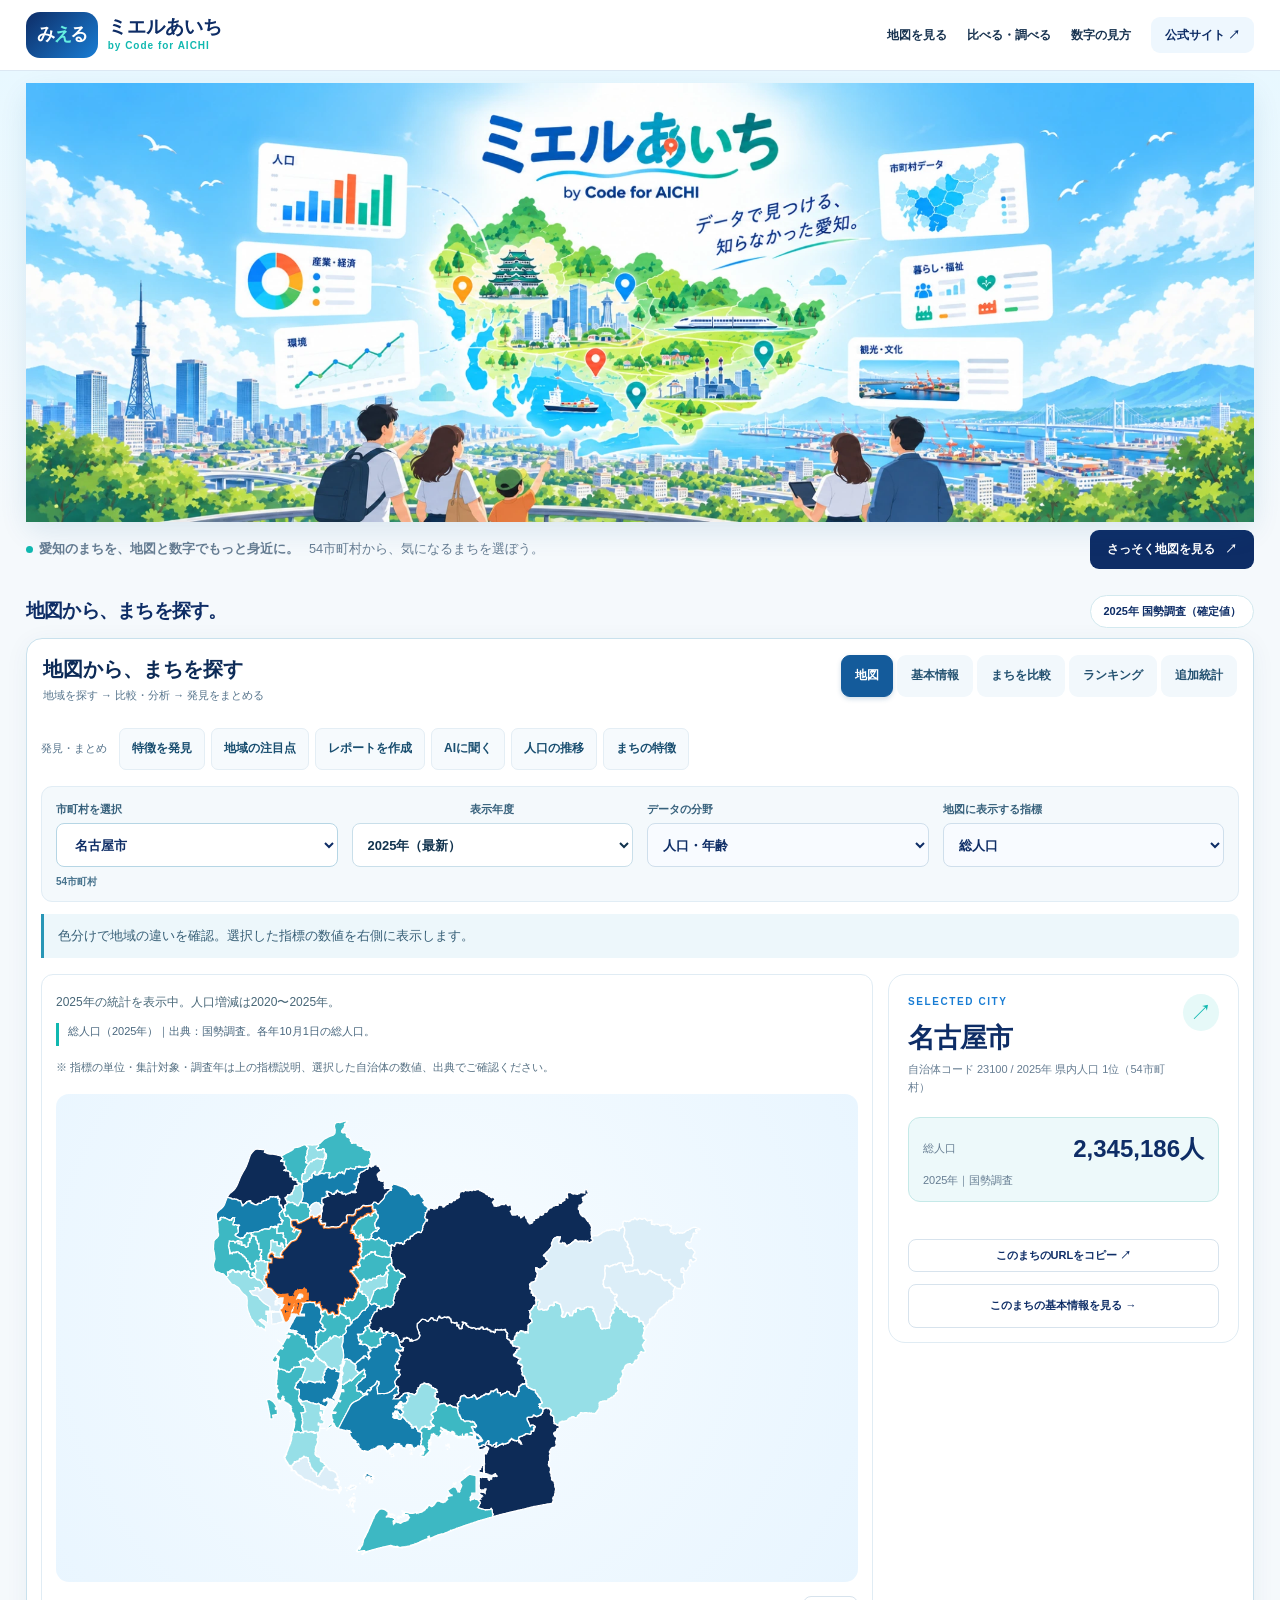
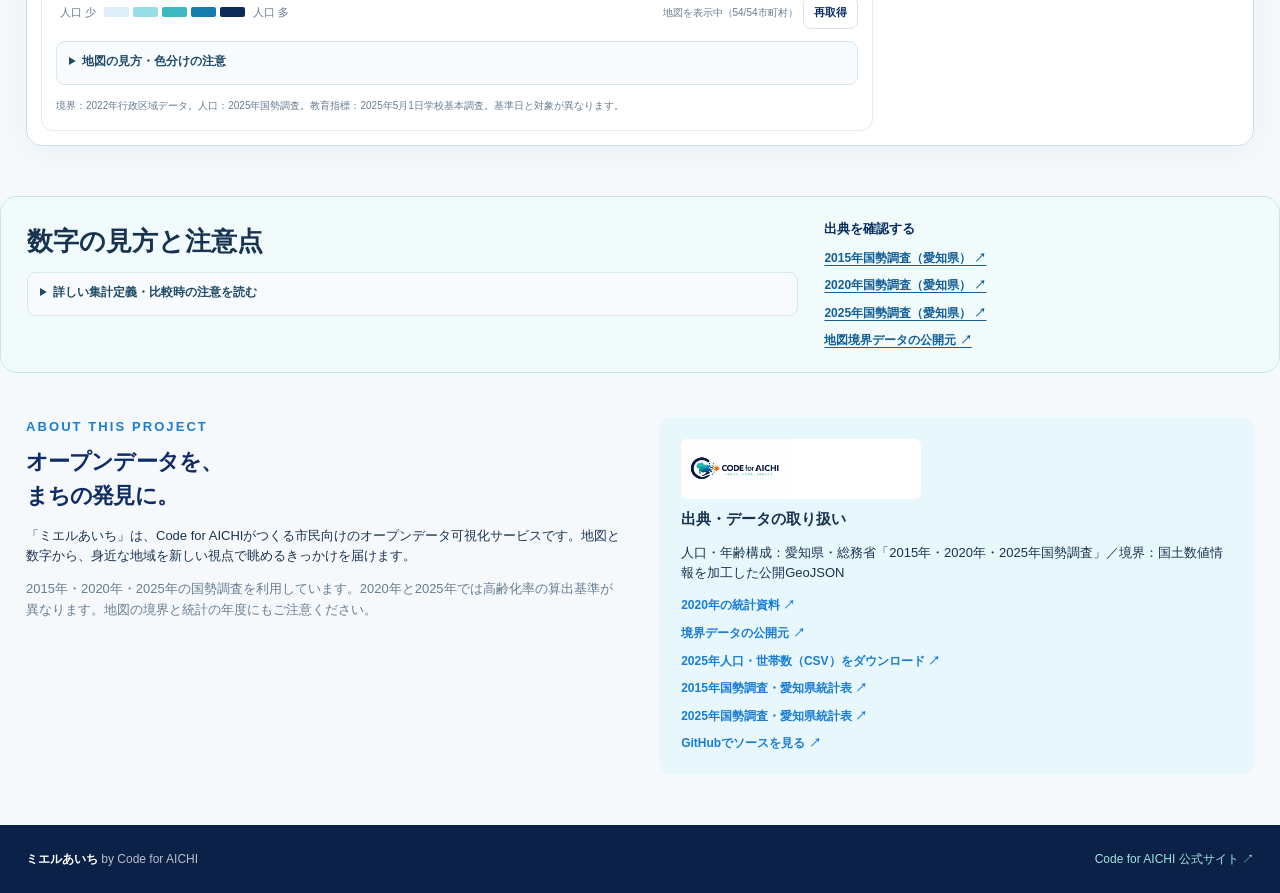
<file: atlas/index.html>
<!DOCTYPE html>

<html lang="ja"><head><meta charset="utf-8"/><meta content="width=device-width,initial-scale=1" name="viewport"/><meta content="#0d2b57" name="theme-color"/><meta content="ミエルあいち。データで見つける、知らなかった愛知。54市町村の人口を地図とグラフで見比べよう。" name="description"/><title>ミエルあいち by Code for AICHI｜データで見つける、知らなかった愛知。</title><link href="./styles.css?v=210" rel="stylesheet"/><script defer="" src="./app.js?v=29200"></script><script defer="" src="./ai-config.js?v=240"></script><script defer="" src="./ai-nav.js?v=240"></script><link href="./discovery.css?v=210" rel="stylesheet"/><link href="./report.css?v=230" rel="stylesheet"/><link href="./ai-nav.css?v=240" rel="stylesheet"/><link href="./workspace-ui.css?v=2413" rel="stylesheet"/><script defer="" src="./workspace-ui.js?v=241"></script><link rel="stylesheet" href="./ai-report.css?v=250"/><script defer src="./ai-report.js?v=250"></script><link rel="stylesheet" href="./challenge-discovery.css?v=260"><script defer src="./challenge-discovery.js?v=260"></script><link rel="stylesheet" href="./external-stats.css?v=270"><script defer src="./external-stats.js?v=270"></script><link rel="stylesheet" href="./economic-analysis.css?v=280"/><script defer src="./economic-analysis.js?v=280"></script><link rel="stylesheet" href="./industry-sector.css?v=282"/><script defer src="./industry-sector.js?v=282"></script><link rel="stylesheet" href="./ui-v283.css?v=2851"/><link rel="stylesheet" href="./ui-v286.css?v=2860"/><link rel="stylesheet" href="./ui-v287.css?v=2870"/><script defer src="./ui-v283.js?v=2851"></script><script defer src="./ui-v286.js?v=2860"></script><script defer src="./ui-v287.js?v=2870"></script><link rel="stylesheet" href="./ui-v288.css?v=2880"/><link rel="stylesheet" href="./industry-insights.css?v=284"/><script defer src="./ui-v288.js?v=2880"></script><script defer src="./industry-insights.js?v=284"></script>
<link rel="stylesheet" href="./migration-2025.css?v=285"/>
<script defer src="./migration-2025.js?v=285"></script><link rel="stylesheet" href="./ui-v289.css?v=2890"/><script defer src="./ui-v289.js?v=2890"></script><link rel="stylesheet" href="./ui-v290.css?v=2900"/><script defer src="./ui-v290.js?v=2900"></script><link rel="stylesheet" href="./ui-v291.css?v=2910"/><script defer src="./ui-v291.js?v=2910"></script><link rel="stylesheet" href="./ui-v292.css?v=2920"/><script defer src="./ui-v292.js?v=2920"></script><link rel="stylesheet" href="./ui-v293.css?v=2930"/><script defer src="./ui-v293.js?v=2930"></script><link rel="stylesheet" href="./ui-v294.css?v=2941"/><link rel="stylesheet" href="./ui-v295.css?v=2950"/><link rel="stylesheet" href="./ui-v296.css?v=2960"/><script defer src="./ui-v296.js?v=2960"></script><link rel="stylesheet" href="./ui-v297.css?v=2970"/><link rel="stylesheet" href="./ui-v298.css?v=2980"/><script defer src="./ui-v298.js?v=2980"></script><script defer src="./ui-v297.js?v=2970"></script><link rel="stylesheet" href="./ui-v2918.css?v=29194"><link rel="stylesheet" href="./ui-v2919.css?v=29190"/><link rel="stylesheet" href="./ui-v29191.css?v=29191"/><link rel="stylesheet" href="./ui-v29192.css?v=29194"/><link rel="stylesheet" href="./ui-v2920.css?v=29200"/></head>
<body><a class="skip-link" href="#explore">地図と統計データへ移動</a>
<header class="top"><div class="wrap head"><a aria-label="ミエルあいち ホーム" class="brand" href="./"><span class="brand-mark">み<span>え</span>る</span><span class="brand-text"><strong>ミエルあいち</strong><small>by Code for AICHI</small></span></a><nav aria-label="メインナビゲーション"><a href="#explore">地図を見る</a><a href="#tools">比べる・調べる</a><a href="#guide">数字の見方</a><a class="site-link" href="../">公式サイト ↗</a></nav></div></header>
<main>
<section aria-labelledby="intro-title" class="intro intro--poster">
<div class="intro-art wrap">
<h1 class="sr-only" id="intro-title">ミエルあいち by Code for AICHI｜データで見つける、知らなかった愛知。</h1>
<div class="intro-image">
<img alt="ミエルあいち by Code for AICHI。データで見つける、知らなかった愛知。愛知県の地図とまちの景色、人口・産業・経済・環境・暮らし・観光のデータを描くメインビジュアル。" decoding="async" fetchpriority="high" height="732" src="./assets/mieru-hero.webp" width="2048"/>
</div>
</div>
<div class="intro-bottom wrap">
<p><span aria-hidden="true" class="live-dot"></span>愛知のまちを、地図と数字でもっと身近に。<span class="intro-sub">54市町村から、気になるまちを選ぼう。</span></p>
<a class="intro-action" href="#explore">さっそく地図を見る <span aria-hidden="true">↗</span></a>
</div>
</section>
<section class="atlas-wrap wrap" id="explore"><div class="atlas-heading"><div><p class="eyebrow">EXPLORE AICHI · 54 MUNICIPALITIES</p><h2>地図から、まちを探す。</h2></div><span class="data-pill">2025年 国勢調査（確定値）</span></div>
<div aria-label="市町村の選択" class="city-picker panel"><div class="city-picker-intro"><span class="city-picker-label">まちを選ぶ</span><span class="city-picker-hint">地図をクリック、またはプルダウンから選択</span></div><div class="city-picker-control"><label class="sr-only" for="city-select">市町村を選択</label><select aria-label="市町村を選択" id="city-select"><option value="">読み込み中…</option></select></div><label class="year-picker-label" for="year-select">表示年度<select aria-label="統計の表示年度" id="year-select"><option selected="" value="2025">2025年（最新）</option><option value="2020">2020年</option><option value="2015">2015年</option></select></label><span class="city-picker-count" id="city-count">54市町村</span><p class="v10-error" hidden="" id="data-error" role="alert"></p></div><div class="workspace">
<section aria-label="愛知県の地図" class="map-column panel"><div class="map-heading"><div><h3>愛知県 市町村マップ</h3><p class="muted tiny">市町村をクリック・タップすると右側にデータを表示</p></div><span class="map-chip">全54市町村</span></div><div aria-live="polite" class="metric-context" id="metric-context">2025年の総人口を表示中</div><div aria-label="地図の色分け指標" class="metric-picker"><label for="category-select">データの分野<select aria-label="データカテゴリ" id="category-select"><option value="demography">人口・年齢</option><option value="households">世帯・暮らし</option><option value="senior">高齢者の暮らし</option><option value="family">子育て・家族</option><option value="education">教育・学校</option><option value="housing">住まい・住宅</option><option value="senior_housing">高齢者と住まい</option><option value="couple_lifestage">夫婦・ライフステージ</option></select></label><label for="indicator-select">地図に表示する指標<select aria-label="地図の指標を選択" id="indicator-select"></select></label></div><div aria-live="polite" class="metric-meta" id="metric-meta"></div><div class="map-stage"><div aria-busy="true" aria-label="愛知県の市町村境界地図" class="map-view" id="map-view" role="group"><div class="map-placeholder">境界データを読み込んでいます…</div></div></div><div class="map-under"><div class="map-legend"><span>少</span><i></i><i></i><i></i><i></i><i></i><span>多</span></div><div class="map-toolbar"><span aria-live="polite" id="map-status" role="status">地図の準備中…</span><button class="secondary" id="map-retry" type="button">再取得</button></div></div><p class="map-source muted tiny">境界：2022年行政区域データを加工。人口：選択年度の国勢調査。境界と統計の基準年は異なります。</p></section>
<aside class="info-column"><nav aria-label="機能を切り替える" class="workspace-nav"><button aria-pressed="true" class="workspace-nav-button is-current" data-workspace="city" type="button">まちの情報</button><button aria-pressed="false" class="workspace-nav-button" data-workspace="compare" type="button">まちを比較</button><button aria-pressed="false" class="workspace-nav-button" data-workspace="ranking" type="button">ランキング</button><button aria-pressed="false" class="workspace-nav-button" data-workspace="discovery" type="button">特徴を発見</button><button aria-pressed="false" class="workspace-nav-button" data-workspace="challenge" type="button">地域の注目点</button><button aria-pressed="false" class="workspace-nav-button" data-workspace="external" type="button">追加統計</button><button aria-pressed="false" class="workspace-nav-button" data-workspace="report" type="button">レポート</button><button aria-pressed="false" class="workspace-nav-button" data-workspace="ai-nav" type="button">AIに聞く</button><button aria-pressed="false" class="workspace-nav-button" data-workspace="trend" type="button">人口の推移</button><button aria-pressed="false" class="workspace-nav-button" data-workspace="story" type="button">まちの特徴</button></nav>
<section aria-live="polite" class="panel detail"><div class="detail-head"><div><p class="eyebrow">SELECTED CITY</p><h3 id="selected-name">読み込み中</h3><p class="muted tiny" id="selected-code"></p></div><div aria-hidden="true" class="detail-icon">↗</div></div><div class="metric-grid"><div class="metric-card main-metric"><span class="tiny muted"><span id="primary-metric-label">総人口（2025年）</span> <span title="選択した年度の国勢調査">ⓘ</span></span><div class="number" id="population">—</div><span class="tiny muted" id="population-note"></span></div><div class="metric-card mini-metric"><span class="tiny muted">利用できる指標</span><strong id="coverage">—</strong><span class="tiny muted">公式データ順次追加</span></div></div><div class="detail-section-control"><label for="detail-section-select">詳しく見る<select id="detail-section-select"><option value="overview">概要</option><option value="compare">県との比較</option><option value="story">まちの特徴</option><option value="households">世帯・暮らし</option><option value="senior">高齢者の暮らし</option><option value="family">子育て・家族</option><option value="education">教育・学校</option><option value="housing">住まい・住宅</option><option value="senior_housing">高齢者と住まい</option><option value="couple_lifestage">夫婦・ライフステージ</option></select></label></div><div aria-label="選択したまちの詳細情報" class="city-detail-tabs" hidden="" role="tablist"><button aria-controls="city-pane-overview" aria-selected="true" class="city-detail-tab is-active" data-city-pane="overview" id="city-tab-overview" role="tab" type="button">概要</button><button aria-controls="city-pane-compare" aria-selected="false" class="city-detail-tab" data-city-pane="compare" id="city-tab-compare" role="tab" type="button">県との比較</button><button aria-controls="city-pane-story" aria-selected="false" class="city-detail-tab" data-city-pane="story" id="city-tab-story" role="tab" type="button">まちの特徴</button><button aria-controls="city-pane-households" aria-selected="false" class="city-detail-tab" data-city-pane="households" id="city-tab-households" role="tab" type="button">世帯・暮らし</button><button aria-controls="city-pane-senior" aria-selected="false" class="city-detail-tab" data-city-pane="senior" id="city-tab-senior" role="tab" type="button">高齢者の暮らし</button><button aria-controls="city-pane-family" aria-selected="false" class="city-detail-tab" data-city-pane="family" id="city-tab-family" role="tab" type="button">子育て・家族</button><button aria-controls="city-pane-housing" aria-selected="false" class="city-detail-tab" data-city-pane="housing" id="city-tab-housing" role="tab" type="button">住まい・住宅</button><button aria-controls="city-pane-senior_housing" aria-selected="false" class="city-detail-tab" data-city-pane="senior_housing" id="city-tab-senior_housing" role="tab" type="button">高齢者と住まい</button><button aria-controls="city-pane-couple_lifestage" aria-selected="false" class="city-detail-tab" data-city-pane="couple_lifestage" id="city-tab-couple_lifestage" role="tab" type="button">夫婦・ライフステージ</button><button aria-controls="city-pane-education" aria-selected="false" class="city-detail-tab" data-city-pane="education" id="city-tab-education" role="tab" type="button">教育・学校</button></div><div class="city-detail-content"><div aria-labelledby="city-tab-overview" class="city-detail-pane" id="city-pane-overview" role="tabpanel"><div class="insight-card"><div class="insight-top"><strong>県全体に占める割合</strong><span id="prefecture-share">—</span></div><div class="share-track"><div id="share-fill"></div></div><p class="muted tiny" id="insight-note"></p></div><div aria-label="追加の統計指標" class="extra-stats" id="extra-stats"><div class="extra-stat"><span>直前5年間の人口増減率</span><strong id="detail-change">未収録</strong></div><div class="extra-stat"><span>選択年の高齢化率</span><strong id="detail-elderly">未収録</strong></div></div></div><div aria-labelledby="city-tab-compare" class="city-detail-pane" hidden="" id="city-pane-compare" role="tabpanel"><div aria-label="県平均との差" class="v08-insight"><div class="v08-eyebrow">県全体との比較（<span id="pref-compare-year">2025年</span>）</div><div class="v08-pair"><span>選択したまちの高齢化率</span><strong id="local-elderly">—</strong></div><div class="v08-pair"><span>愛知県全体の高齢化率</span><strong id="pref-elderly">—</strong></div><p class="v08-diff" id="elderly-diff">県全体との差を計算中…</p></div></div><div aria-labelledby="city-tab-story" class="city-detail-pane" hidden="" id="city-pane-story" role="tabpanel"><section aria-labelledby="glance-title" class="v09-glance"><div class="v09-glance-head"><h4 id="glance-title">このまちの特徴</h4><span class="v09-tag">公式統計から読み解く</span></div><p class="v09-glance-text" id="glance-summary">データを読み込んでいます…</p><button class="v09-story-link" id="open-story" type="button">特徴を詳しく見る →</button></section></div><div aria-labelledby="city-tab-households" class="city-detail-pane" hidden="" id="city-pane-households" role="tabpanel"><section class="household-panel"><p class="household-note" id="household-intro">2025年の一般世帯に関する統計です。</p><div class="household-stats" id="household-stats"></div><div class="household-structure" id="household-structure"></div><div class="household-pref" id="household-pref"></div><p class="muted tiny">分母は「一般世帯数」です（施設等の世帯は含みません）。出典：2025年国勢調査 第8-1表・第6-2表。</p></section></div><div aria-labelledby="city-tab-senior" class="city-detail-pane" hidden="" id="city-pane-senior" role="tabpanel"><section class="senior-panel"><p class="household-note" id="senior-intro">2025年の高齢者世帯に関する統計です。</p><div class="senior-stats" id="senior-stats"></div><div class="senior-pref" id="senior-pref"></div><p class="muted tiny">対象は一般世帯。高齢単身：65歳以上の単独世帯。高齢夫婦：夫65歳以上・妻60歳以上の夫婦のみの世帯。3世代世帯は国勢調査の定義に基づきます。各割合の分母は一般世帯総数。出典：2025年国勢調査 第9-1表（b09_01.xlsx）。</p></section></div><div aria-labelledby="city-tab-family" class="city-detail-pane" hidden="" id="city-pane-family" role="tabpanel"><section class="senior-panel"><p class="household-note" id="family-intro">2025年の家族構成に関する統計です。</p><div class="senior-stats" id="family-stats"></div><div class="senior-pref" id="family-pref"></div><p class="muted tiny">「夫婦と子ども」「父と子ども」「母と子ども」の世帯には成人した子どもも含まれます。「18歳未満の世帯員がいる世帯」は別の集計です。割合の分母は一般世帯総数。出典：2025年国勢調査 第9-1表（b09_01.xlsx）。</p></section></div><div aria-labelledby="city-tab-housing" class="city-detail-pane" hidden="" id="city-pane-housing" role="tabpanel"><section class="senior-panel"><p class="household-note" id="housing-intro">2025年国勢調査の住宅統計</p><div class="senior-stats" id="housing-stats"></div><div class="senior-pref" id="housing-pref"></div><p class="muted tiny">各割合の分母は「住宅に住む一般世帯」。持ち家率と借家率の合計は100%とは限りません（間借り等を除くため）。一戸建率・共同住宅率も長屋建・その他を除くため100%とは限りません。出典：2025年国勢調査 第23-4表・第24-4表。</p></section></div><div aria-labelledby="city-tab-senior_housing" class="city-detail-pane" hidden="" id="city-pane-senior_housing" role="tabpanel"><section class="senior-panel"><p class="household-note" id="senior-housing-intro">2025年国勢調査の高齢者と住まいの統計</p><div class="senior-stats" id="senior-housing-stats"></div><div class="senior-pref" id="senior-housing-pref"></div><p class="muted tiny">高齢者世帯の持ち家率・借家率は「65歳以上の世帯員がいる住宅に住む一般世帯」を分母とします。65歳以上・75歳以上・85歳以上の人がいる世帯率は一般世帯総数を分母とします。施設等の世帯を含みません。出典：2025年国勢調査 第34-5表・第32-4表。</p></section></div><div aria-labelledby="city-tab-couple_lifestage" class="city-detail-pane" hidden="" id="city-pane-couple_lifestage" role="tabpanel"><h4>夫婦・ライフステージ（2025年）</h4><p class="muted tiny" id="couple-life-intro"></p><div id="couple-life-stats"></div><div id="couple-life-pref"></div><p class="muted tiny">出典：2025年国勢調査 第37表・第38-2表。夫婦のみの世帯には夫婦と子どもが同居する世帯は含みません。</p></div><div aria-labelledby="city-tab-education" class="city-detail-pane" hidden="" id="city-pane-education" role="tabpanel"><section class="senior-panel"><p class="household-note" id="education-intro">2025年度学校基本調査（2025年5月1日現在）</p><div class="senior-stats" id="education-stats"></div><div class="senior-pref" id="education-pref"></div><p class="muted tiny">学校所在地による集計で、居住人口とは一致しません。小学校・中学校のみ（義務教育学校は含みません）。出典：愛知県「令和7年度学校基本統計確定値」。 1校当たり人数は児童生徒数÷学校数。人口1万人当たり学校数は2025年10月1日の国勢調査人口を分母に用いる参考値で、学校調査（同年5月1日）と基準日が異なります。</p></section></div></div><div aria-live="polite" class="active-metric-card"><div><span class="muted tiny" id="active-metric-label">地図で選択中の指標</span><strong id="active-metric-value">—</strong></div><p class="muted tiny" id="active-metric-source"></p></div><div class="detail-actions"><button class="secondary" id="share" type="button">このまちのURLをコピー ↗</button></div></section><section class="tools-section workspace-tools" hidden="" id="tools"><div aria-hidden="true" aria-label="詳しいデータ" class="tool-tabs workspace-legacy-tabs" role="presentation"><button aria-controls="panel-compare" aria-selected="true" class="tool-tab active" data-panel="compare" id="tab-compare" role="tab" tabindex="-1" type="button">まちを比較</button><button aria-controls="panel-ranking" aria-selected="false" class="tool-tab" data-panel="ranking" id="tab-ranking" role="tab" tabindex="-1" type="button">指標ランキング</button><button aria-controls="panel-discovery" aria-selected="false" class="tool-tab" data-panel="discovery" id="tab-discovery" role="tab" tabindex="-1" type="button">地域の特徴を発見</button><button aria-controls="panel-challenge" aria-selected="false" class="tool-tab" data-panel="challenge" id="tab-challenge" role="tab" tabindex="-1" type="button">地域の注目点</button><button aria-controls="panel-external" aria-selected="false" class="tool-tab" data-panel="external" id="tab-external" role="tab" tabindex="-1" type="button">追加統計</button><button aria-controls="panel-report" aria-selected="false" class="tool-tab" data-panel="report" id="tab-report" role="tab" tabindex="-1" type="button">比較レポート</button><button aria-controls="panel-ai-nav" aria-selected="false" class="tool-tab" data-panel="ai-nav" id="tab-ai-nav" role="tab" tabindex="-1" type="button">AIに聞く <span aria-hidden="true">✦</span></button><button aria-controls="panel-trend" aria-selected="false" class="tool-tab" data-panel="trend" id="tab-trend" role="tab" tabindex="-1" type="button">人口の推移</button><button aria-controls="panel-story" aria-selected="false" class="tool-tab" data-panel="story" id="tab-story" role="tab" tabindex="-1" type="button">まちの特徴</button></div><div class="panel tool-content"><div aria-labelledby="tab-compare" class="tool-panel" id="panel-compare" role="tabpanel"><div class="compare-selects"><label>まち A<select id="compare-a"></select></label><span class="versus">VS</span><label>まち B<select id="compare-b"></select></label></div><div class="comparison" id="comparison"></div><div class="comparison-bars" id="comparison-bars"></div><p class="muted tiny" id="compare-details">2020年10月1日現在の国勢調査人口を比較します。</p></div><div aria-labelledby="tab-ranking" class="tool-panel" hidden="" id="panel-ranking" role="tabpanel"><div class="v08-ranking-head"><label for="ranking-metric">ランキングの指標<select id="ranking-metric"><option value="population">総人口</option><option value="change">直前5年間の人口増減率</option><option value="elderly">高齢化率</option><option value="households">世帯数（2025年）</option><option value="single_rate">単身世帯率（2025年）</option><option value="two_person_rate">2人世帯率（2025年）</option><option value="avg_household_size">1世帯当たり人数（2025年）</option><option value="under_18_rate">18歳未満がいる世帯の割合（2025年）</option><option value="elderly_single_rate">高齢単身世帯率（2025年）</option><option value="elderly_couple_rate">高齢夫婦世帯率（2025年）</option><option value="three_generation_rate">3世代世帯率（2025年）</option><option value="under18_households_rate">18歳未満がいる世帯率（2025年）</option><option value="couple_children_rate">夫婦と子どもの世帯率（2025年）</option><option value="single_mother_children_rate">母と子どもの世帯率（2025年）</option><option value="single_father_children_rate">父と子どもの世帯率（2025年）</option><option value="owner_rate">持ち家率（2025年）</option><option value="rental_rate">借家率（2025年）</option><option value="detached_rate">一戸建率（2025年）</option><option value="apartment_rate">共同住宅率（2025年）</option></select></label><label for="ranking-order">並び順<select id="ranking-order"><option value="desc">高い順</option><option value="asc">低い順</option></select></label></div><div class="section-caption" id="ranking-caption">人口上位12自治体＋選択中のまち</div><div class="chart" id="chart"></div><p class="muted tiny">指標により順位が変わります。上位12自治体と選択中のまちを表示します。</p></div><section aria-labelledby="tab-discovery" class="tool-panel" hidden="" id="panel-discovery" role="tabpanel"><div class="discovery-intro"><h3>2つの指標で、まちの特徴を発見</h3><p class="muted tiny">愛知県54市町村を点で表示します。点を選ぶと自治体詳細へ連動します。</p></div><div class="discovery-presets"><button class="discovery-preset" data-x="elderly" data-y="elderly_single_rate" type="button">高齢化 × 高齢単身</button><button class="discovery-preset" data-x="change" data-y="under18_households_rate" type="button">人口変化 × 子育て</button><button class="discovery-preset" data-x="owner_rate" data-y="elderly_owner_rate" type="button">持ち家 × 高齢世帯持ち家</button><button class="discovery-preset" data-x="primary_students_per_school" data-y="junior_students_per_school" type="button">学校の規模</button></div><div class="discovery-controls"><label for="discovery-x">横軸（X）<select id="discovery-x"></select></label><label for="discovery-y">縦軸（Y）<select id="discovery-y"></select></label></div><label class="discovery-city-search-label" for="discovery-city-search">自治体を探す<select aria-label="散布図で自治体を検索" id="discovery-city-search"></select></label><p class="muted tiny discovery-help">点にマウスを重ねると自治体名と値を確認できます。クリック・タップまたは検索で選択すると、地図も同時に強調します。</p><div aria-live="polite" class="muted tiny" id="discovery-status" role="status"></div><div aria-label="市町村の2指標散布図" class="discovery-chart" id="discovery-chart" role="img"></div><div aria-live="polite" class="discovery-selected" id="discovery-selected"></div><p class="muted tiny">出典・定義は各指標のメタデータをご覧ください。相関関係は因果関係を示しません。2025年人口増減率は2020〜2025年の比較値です。学校データは2025年5月、人口・国勢調査は10月が基準日です。</p></section>
<section aria-labelledby="tab-external" class="tool-panel external-stats-panel" id="panel-external" role="tabpanel" hidden>
<h3>追加統計（e-Stat）</h3><p class="muted tiny">国勢調査とは別に、出典・定義・54市町村の数値を確認して承認した統計のみ掲載します。既存の指標を置き換えません。</p>
<label for="external-indicator">追加統計の指標<select id="external-indicator" disabled><option>公開準備中</option></select></label>
<p id="external-status" class="muted tiny" role="status" aria-live="polite">追加統計の状態を確認しています…</p>
<div id="external-list" class="external-stat-list"></div><div id="external-source" class="external-source"></div><section id="economic-analysis" aria-label="2021年産業・雇用の地域比較"><p class="muted tiny">産業比較を読み込み中…</p></section></section>
<section aria-labelledby="tab-challenge" class="tool-panel challenge-panel" id="panel-challenge" role="tabpanel" hidden>
<div class="challenge-head"><p class="eyebrow">REGIONAL SIGNAL DISCOVERY</p><h3>地域の注目点を探す</h3><p class="muted tiny">公開統計の2指標が両方とも指定した分布条件に当てはまる自治体を見つけます。課題の存在や原因を断定するものではありません。</p></div>
<label class="challenge-label" for="challenge-theme">探したい視点<select id="challenge-theme"><option value="aging">高齢化と高齢単身世帯</option><option value="family">人口変化と子育て世帯</option><option value="housing">借家と単身世帯</option><option value="education">児童数と高齢化</option></select></label>
<div class="challenge-axis" id="challenge-axis"></div><div class="challenge-status muted tiny" id="challenge-status" role="status" aria-live="polite">データを準備しています…</div>
<div id="challenge-results" class="challenge-results"></div>
<p class="challenge-caveat">指標の上下は54市町村の分布内の位置であり、良し悪しを示しません。県計との比較とは異なります。2025年に利用可能な指標のみ対象です。欠損は該当判定から除外します。利用した値の基準日・分母・出典は各指標の定義をご覧ください。</p></section>
<section aria-labelledby="tab-ai-nav" class="tool-panel" hidden="" id="panel-ai-nav" role="tabpanel">
<div class="ai-nav-heading"><div><h3>AI地域データナビゲーター</h3><p class="muted tiny">質問から公開統計を検索。数値はミエルあいちの登録済みデータで照合し、AIによる文章解説は接続設定時のみ追加します。</p></div><span class="ai-nav-state" id="ai-nav-state">統計検索モード</span></div>
<form class="ai-nav-form" id="ai-nav-form"><label for="ai-nav-input">地域の何が気になりますか？</label><div class="ai-nav-input-line"><input autocomplete="off" id="ai-nav-input" maxlength="160" placeholder="例：名古屋市と豊田市の高齢化率を比較して" required="" type="text"/><button id="ai-nav-submit" type="submit">調べる</button></div></form>
<div class="ai-nav-examples"><button data-ai-example="名古屋市と豊田市の高齢化率を比較して" type="button">高齢化率を比較</button><button data-ai-example="岡崎市の単身世帯率は？" type="button">単身世帯率</button><button data-ai-example="一宮市の小学校児童数を教えて" type="button">学校の児童数</button><button data-ai-example="名古屋市の持ち家率を知りたい" type="button">住まいを調べる</button></div>
<p aria-live="polite" class="muted tiny" id="ai-nav-status" role="status">2025年の登録済み統計に対応しています。市町村名と指標を入力してください。</p>
<div aria-live="polite" class="ai-nav-result" id="ai-nav-result"></div>
<p class="muted tiny ai-nav-disclaimer">この機能は自治体の優劣や因果関係を判定しません。統計の年度・分母・調査基準日を確認してください。質問文と参照した統計値は、AI接続時にCloudflareへ送られます。氏名や連絡先など個人情報は入力しないでください。</p>
</section>
<section aria-labelledby="tab-report" class="tool-panel" hidden="" id="panel-report" role="tabpanel">
<div class="report-toolbar"><div><h3>自治体比較レポート</h3><p class="muted tiny">2〜3自治体を選び、2025年の主要統計を比較します。印刷画面からPDFに保存できます。</p></div><div class="report-actions"><button class="secondary" id="report-print" type="button">印刷／PDF保存</button><button class="secondary" id="report-copy" type="button">表をコピー</button><button class="secondary" id="report-json" type="button">分析データ（JSON）</button></div></div>
<div class="report-controls"><label>自治体 A<select id="report-a"></select></label><label>自治体 B<select id="report-b"></select></label><label>自治体 C（任意）<select id="report-c"></select></label></div>
<div aria-live="polite" class="muted tiny" id="report-status" role="status"></div>
<section class="ai-report-tool" aria-labelledby="ai-report-heading"><h4 id="ai-report-heading">AIによる地域分析</h4><p class="muted tiny">レポート内の検証済み統計から、特徴や比較の注意点を文章化します。AIが新しい数値を集計することはありません。</p><button type="button" id="ai-report-generate" class="secondary">AI解説を生成</button><p id="ai-report-status" class="ai-report-status" role="status" aria-live="polite"></p></section><div class="report-sheet" id="report-sheet"><div class="report-cover"><p class="eyebrow">MIERU AICHI / CITY COMPARISON</p><h3>愛知県 自治体比較レポート</h3><p id="report-subtitle"></p><p class="muted tiny">作成日：<span id="report-date"></span> ／ 比較基準：2025年</p></div><div aria-label="主要指標の比較グラフ" class="report-highlights" id="report-highlights"></div><div aria-live="polite" class="report-insights" id="report-insights"></div><section id="ai-report-output" class="ai-report-output" aria-live="polite" aria-label="生成AIの補足解説"></section><div id="report-table"></div><div id="report-pref"></div><div class="report-footnotes"><h4>資料・数値について</h4><p>人口・世帯・年齢・住まい：2025年国勢調査（10月1日）。小中学校：2025年度学校基本調査（5月1日）。学校数は所在地別で、居住地と一致しない場合があります。</p><p>高齢化率は年齢不詳を除く人口を分母とします。単身世帯率、子育て世帯率は一般世帯を分母とします。持ち家率は住宅に住む一般世帯を分母とします。高齢世帯の持ち家率は65歳以上がいる住宅に住む一般世帯を分母とします。</p><p>出典：愛知県・総務省 2025年国勢調査、愛知県 2025年度学校基本調査。県平均との差は同じ定義の割合のみポイント単位で示しています。特徴文は確定値と判定ルールで生成し、生成AIは使用していません。統計値の比較は因果関係や自治体の優劣を示すものではありません。</p><p>ミエルあいち by Code for AICHI ／ https://code4aichi.org/atlas/</p></div></div>
</section><div aria-labelledby="tab-trend" class="tool-panel" hidden="" id="panel-trend" role="tabpanel"><div class="section-caption">選択中のまちの人口推移・高齢化率</div><div class="trend-content" id="trend-content"></div><div class="v08-age" id="age-section"><h3 id="age-heading">2025年の年齢構成</h3><div aria-label="年齢構成の積み上げ棒グラフ" class="v08-age-stack" id="age-stack" role="img"></div><div class="v08-age-legend" id="age-legend"></div><p class="muted tiny"><span id="age-note">2025年の年齢構成は年齢不詳を含む実数値です。</span></p></div><p class="muted tiny">2015年・2020年・2025年の国勢調査を比較しています。2020年と2025年の年齢集計の定義は異なります。</p></div><section aria-labelledby="tab-story" class="tool-panel" hidden="" id="panel-story" role="tabpanel">
<div class="v09-story-heading"><div><p class="eyebrow">READ THE DATA</p><h3 id="story-city">選択したまちの特徴</h3><p class="muted tiny">2015年・2020年・2025年の国勢調査から、人口・年齢構成の特徴を整理します。</p></div><button class="secondary" id="copy-story" type="button">解説をコピー</button></div>
<div aria-live="polite" class="v09-story-grid" id="story-cards"></div>
<div class="v09-story-note"><strong>数字を読むときの注意</strong><p>人口増減率は選択年とその直前5年間（2025年は2020年比、2020年は2015年比）です。増減の原因を推測するものではありません。</p><p>2020年は年齢不詳補完値で総人口を分母とし、2025年は年齢不詳を除く人口を分母とします。定義が異なるため、高齢化率の年次比較にはご注意ください。</p></div></section></div></section></aside>
</div></section>

<section aria-labelledby="guide-title" class="wrap v10-guide" id="guide"><div><p class="eyebrow">HOW TO READ THE DATA</p><h2 id="guide-title">数字の見方と注意点</h2><p>2015年・2020年・2025年の国勢調査を収録しています。2025年を初期表示とし、年度を選択できます。人口増減率は5年間の変化を計算しています（2015年は比較する前年度データ未収録）。</p><p><strong>高齢化率の定義に注意：</strong>2020年は「年齢不詳補完値」を使い総人口を分母に計算。2025年は年齢不詳を除いた人口を分母に計算しています。同一基準の時系列として単純比較しないでください。2015年の年齢構成・高齢化率、2020年の世帯数は今回の表示対象外です。地図の境界は2022年のデータです。</p><p><strong>高齢者の暮らし（2025年）：</strong>高齢単身世帯は「65歳以上の単独世帯」、高齢夫婦世帯は「夫65歳以上・妻60歳以上の夫婦のみの世帯」を指します。「65歳以上の人がいるすべての世帯」とは異なります。出典：国勢調査 第9-1表。割合は一般世帯数を分母に計算しています。</p></div><div class="v10-guide-links"><strong>出典を確認する</strong><a href="https://www.pref.aichi.jp/soshiki/toukei/kokuchoutoukeihyo2015.html" rel="noopener noreferrer" target="_blank">2015年国勢調査（愛知県） ↗</a><a href="https://www.pref.aichi.jp/soshiki/toukei/kokuchotokeihyo2020.html" rel="noopener noreferrer" target="_blank">2020年国勢調査（愛知県） ↗</a><a href="https://www.pref.aichi.jp/press-release/toukei20260929kokusei.html" rel="noopener noreferrer" target="_blank">2025年国勢調査（愛知県） ↗</a><a href="https://github.com/sankichi92/shikuchoson-boundaries" rel="noopener noreferrer" target="_blank">地図境界データの公開元 ↗</a></div></section>
<section class="wrap about-section" id="about"><div><p class="eyebrow">ABOUT THIS PROJECT</p><h2>オープンデータを、<br/>まちの発見に。</h2><p>「ミエルあいち」は、Code for AICHIがつくる市民向けのオープンデータ可視化サービスです。地図と数字から、身近な地域を新しい視点で眺めるきっかけを届けます。</p><p class="muted tiny">2015年・2020年・2025年の国勢調査を利用しています。2020年と2025年では高齢化率の算出基準が異なります。地図の境界と統計の年度にもご注意ください。</p></div><div class="source-box"><img alt="Code for AICHI ロゴ" class="organization-logo" src="./assets/code-for-aichi-horizontal.webp"/><h3>出典・データの取り扱い</h3><p>人口・年齢構成：愛知県・総務省「2015年・2020年・2025年国勢調査」／境界：国土数値情報を加工した公開GeoJSON</p><a href="https://www.pref.aichi.jp/soshiki/toukei/kokuchotokeihyo2020.html" rel="noopener" target="_blank">2020年の統計資料 ↗</a><a href="https://github.com/sankichi92/shikuchoson-boundaries" rel="noopener" target="_blank">境界データの公開元 ↗</a><a download="" href="./data/population_2025.csv">2025年人口・世帯数（CSV）をダウンロード ↗</a><a href="https://www.pref.aichi.jp/soshiki/toukei/kokuchoutoukeihyo2015.html" rel="noopener" target="_blank">2015年国勢調査・愛知県統計表 ↗</a><a href="https://www.pref.aichi.jp/press-release/toukei20260929kokusei.html" rel="noopener" target="_blank">2025年国勢調査・愛知県統計表 ↗</a><a href="https://github.com/code4aichi/official" rel="noopener" target="_blank">GitHubでソースを見る ↗</a></div></section>
</main><footer><div class="wrap footer-inner"><div><strong>ミエルあいち</strong><span> by Code for AICHI</span></div><a href="../">Code for AICHI 公式サイト ↗</a></div></footer><div aria-live="polite" class="toast" id="toast" role="status"></div><script defer src="./ui-v2918.js?v=29200"></script><script defer src="./ui-v2919.js?v=29200"></script><script defer src="./ui-v29192.js?v=29192"></script><script defer src="./ui-v2920.js?v=29200"></script></body></html>
</file>
<file: atlas/styles.css>
:root{--navy:#0e2d66;--deep:#0b2147;--blue:#197dd4;--teal:#10b8b0;--aqua:#e3f8fb;--orange:#ff7a24;--bg:#f6f9fd;--line:#dce8f2;--ink:#183350;--muted:#667d92;--white:#fff;--shadow:0 8px 28px rgba(21,62,112,.07)}*{box-sizing:border-box}html{scroll-behavior:smooth}body{margin:0;background:var(--bg);font-family:-apple-system,BlinkMacSystemFont,'Hiragino Kaku Gothic ProN','Noto Sans JP','Yu Gothic',sans-serif;line-height:1.55;color:var(--ink)}button,input,select{font:inherit}button{cursor:pointer}a{color:inherit}.wrap{max-width:1480px;margin:0 auto;padding-left:26px;padding-right:26px}.top{background:#fff;border-bottom:1px solid var(--line);position:sticky;top:0;z-index:30}.head{height:70px;display:flex;align-items:center;justify-content:space-between;gap:15px}.brand{display:flex;align-items:center;gap:10px;text-decoration:none}.brand-mark{background:linear-gradient(135deg,var(--navy),var(--blue));color:#fff;border-radius:14px;padding:9px 11px;font-weight:900;letter-spacing:-.08em;font-size:18px;white-space:nowrap}.brand-mark span{color:#65eee1}.brand-text strong{font-size:19px;line-height:1.1;color:var(--navy)}.brand-text small{display:block;color:var(--teal);font-size:10px;font-weight:800;letter-spacing:.1em}.head nav{display:flex;align-items:center;gap:25px}.head nav a{font-size:12px;text-decoration:none;font-weight:800}.head nav a:hover{color:var(--blue)}.site-link{padding:9px 14px;background:#eef7fe;border-radius:9px;color:var(--navy)}.intro{display:grid;grid-template-columns:minmax(0,1.2fr) minmax(0,.8fr);gap:22px;padding-top:22px;padding-bottom:17px;align-items:center}.intro-copy{padding:6px 0 6px 8px}.eyebrow{font-size:10px;letter-spacing:.16em;color:var(--blue);font-weight:900;margin:0 0 8px}.live-dot{display:inline-block;width:7px;height:7px;background:var(--teal);border-radius:50%;margin-right:6px}.intro h1{font-size:clamp(23px,2.55vw,39px);color:var(--navy);letter-spacing:-.04em;line-height:1.28;margin:0 0 8px}.intro h1 em{font-style:normal;color:#079cba}.intro p:not(.eyebrow){margin:0;font-size:12px;color:var(--muted)}.intro-action{display:inline-flex;gap:10px;align-items:center;background:var(--navy);color:#fff;padding:9px 16px;border-radius:9px;text-decoration:none;font-size:12px;font-weight:900;margin-top:13px}.intro-action:hover{background:var(--blue)}.intro-image{overflow:hidden;border-radius:18px;height:173px;position:relative;background:#b7e8fa}.intro-image img{width:100%;height:100%;object-fit:cover;object-position:50% 49%;display:block}.atlas-wrap{scroll-margin-top:88px}.atlas-heading{display:flex;justify-content:space-between;align-items:end;margin:12px 0}.atlas-heading h2,.tools-heading h2,.about-section h2{font-size:22px;letter-spacing:-.04em;color:var(--navy);margin:0}.atlas-heading .eyebrow{margin:0}.data-pill{border:1px solid #d3e9ef;background:#fff;color:var(--navy);padding:7px 12px;border-radius:999px;font-weight:800;font-size:11px}.workspace{display:grid;grid-template-columns:minmax(0,1.75fr) minmax(290px,.85fr);gap:16px;align-items:stretch}.panel{background:#fff;border:1px solid var(--line);border-radius:17px;box-shadow:var(--shadow)}.map-column{padding:17px 20px 13px;display:flex;flex-direction:column;min-width:0}.map-heading{display:flex;align-items:start;justify-content:space-between;gap:12px}.map-heading h3{font-size:17px;margin:0;color:var(--navy)}.map-heading p{margin:3px 0 0}.map-chip{font-size:10px;font-weight:900;color:#138caa;background:#e8f7fd;padding:6px 10px;border-radius:999px;white-space:nowrap}.metric-switch{display:flex;flex-wrap:wrap;gap:7px;margin:16px 0 7px}.metric-tab{padding:9px 14px;border-radius:9px;background:#f2f7fc;border:1px solid #e0e9f4;color:var(--navy);font-size:12px;font-weight:800}.metric-tab.active{background:var(--blue);border-color:var(--blue);color:white}.metric-tab:disabled{opacity:.45;cursor:not-allowed}.map-stage{flex:1;display:flex;min-height:445px}.map-view{width:100%;min-height:445px;display:grid;place-items:center;overflow:hidden;border-radius:13px;background:radial-gradient(circle at 47% 43%,#f7fcff,#e8f5ff);position:relative}.map-view svg{width:100%;height:100%;max-height:590px;display:block;min-height:410px}.map-view path{stroke:#fff;stroke-width:1.2;vector-effect:non-scaling-stroke;cursor:pointer;transition:filter .15s,stroke .15s}.map-view path:hover,.map-view path.active{stroke:var(--orange);stroke-width:3;filter:brightness(1.06)}.map-view path:focus-visible{outline:none;stroke:var(--orange);stroke-width:3}.map-under{display:flex;justify-content:space-between;align-items:center;gap:10px;margin-top:7px}.map-toolbar{display:flex;align-items:center;gap:8px;color:var(--muted);font-size:10px}.map-legend{display:flex;align-items:center;gap:4px}.map-legend i{width:25px;height:10px;border-radius:2px}.map-legend i:nth-of-type(1){background:#dceef8}.map-legend i:nth-of-type(2){background:#96dfe7}.map-legend i:nth-of-type(3){background:#3db8c3}.map-legend i:nth-of-type(4){background:#157eac}.map-legend i:nth-of-type(5){background:#0d2b57}.map-legend span{font-size:10px;color:var(--muted);margin:0 4px}.map-source{margin:7px 0 0}.muted{color:var(--muted)}.tiny{font-size:11px}.secondary{background:#fff;border:1px solid #d7e3ed;color:var(--navy);padding:7px 10px;border-radius:8px;font-weight:800;font-size:11px}.secondary:hover{border-color:var(--blue)}.info-column{display:grid;grid-template-rows:minmax(180px, .75fr) auto;gap:13px;min-width:0}.search-panel{padding:17px;min-height:0;display:flex;flex-direction:column}.search-panel label{font-weight:900;color:var(--navy);font-size:13px}.search-wrap{position:relative;margin:8px 0 12px}.search-wrap span{position:absolute;top:4px;left:12px;color:var(--blue);font-size:24px}.search-wrap input{width:100%;background:#f8fbff;border:1px solid var(--line);outline-color:var(--blue);border-radius:10px;padding:10px 12px 10px 37px;font-size:12px}.list-heading{display:flex;justify-content:space-between;color:var(--muted);font-size:10px;font-weight:800;margin-bottom:6px}.city-list{max-height:190px;overflow:auto;display:grid;grid-template-columns:1fr 1fr;gap:4px;align-content:start}.city-button{border:none;background:#f6f9fd;padding:7px 8px;border-radius:8px;display:flex;justify-content:space-between;align-items:center;gap:6px;text-align:left;color:var(--navy);font-size:11px;min-width:0}.city-button span{white-space:nowrap;overflow:hidden;text-overflow:ellipsis}.city-button small{display:none}.city-button:hover{background:#e8f7ff}.city-button.active{background:#e0f5f5;color:#007e91;font-weight:900;box-shadow:inset 3px 0 0 var(--teal)}.detail{padding:17px}.detail-head{display:flex;justify-content:space-between;align-items:start;gap:8px}.detail-head h3{font-size:clamp(24px,2.5vw,31px);letter-spacing:-.04em;color:var(--navy);margin:0}.detail-head p:last-child{margin:2px 0 0}.detail-icon{display:grid;place-items:center;background:#e6f9f8;border-radius:50%;height:37px;width:37px;color:var(--teal);font-size:22px}.metric-grid{display:grid;grid-template-columns:1.5fr 1fr;gap:8px;margin:13px 0}.metric-card{padding:13px;border-radius:12px;background:#f4f8fc;display:flex;flex-direction:column;gap:3px;min-width:0}.main-metric{background:linear-gradient(135deg,#e6f8fc,#edf9fa)}.number{font-size:clamp(22px,2.4vw,32px);font-weight:900;color:var(--navy);letter-spacing:-.06em;white-space:nowrap}.metric-card strong{font-size:15px;color:var(--navy)}.insight-card{background:#f8fbfe;padding:12px;border:1px solid #e8f0f6;border-radius:11px}.insight-top{display:flex;justify-content:space-between;align-items:center;gap:10px}.insight-top strong{font-size:11px}.insight-top span{font-size:20px;color:#087f9e;font-weight:900}.share-track{height:8px;background:#dcecf1;border-radius:999px;margin:10px 0;overflow:hidden}.share-track>div{background:linear-gradient(90deg,var(--blue),var(--teal));height:100%;border-radius:999px;transition:width .25s}.insight-card p{margin:0;font-size:10px}.detail-actions{display:flex;justify-content:flex-end;margin-top:10px}.tools-section{scroll-margin-top:85px;margin-top:30px}.tools-heading{display:flex;align-items:end;justify-content:space-between;margin-bottom:12px}.tools-heading p:last-child{font-size:12px;margin:0}.tool-tabs{display:flex;gap:5px;overflow:auto}.tool-tab{font-size:12px;font-weight:900;color:var(--muted);border:1px solid var(--line);background:#ecf3fb;padding:11px 22px;border-radius:10px 10px 0 0}.tool-tab.active{background:#fff;color:var(--navy);border-bottom-color:#fff;box-shadow:inset 0 3px 0 var(--teal)}.tool-content{border-top-left-radius:0;padding:22px;min-height:235px}.tool-panel[hidden]{display:none!important}.compare-selects{display:flex;gap:16px;align-items:end}.compare-selects label{flex:1;min-width:0;font-size:11px;font-weight:900;color:var(--navy)}.compare-selects select{width:100%;margin-top:7px;padding:10px;border:1px solid var(--line);border-radius:10px;color:var(--navy);background:#fff}.versus{color:var(--orange);font-weight:900;padding-bottom:10px}.comparison{display:grid;grid-template-columns:1fr 1fr;gap:13px;margin:15px 0}.compare-result{padding:14px 17px;background:#f4faff;border:1px solid #e5f0f9;border-radius:12px}.compare-result h3{margin:0 0 4px;font-size:14px}.compare-result strong{font-size:22px;color:var(--blue)}.compare-result small{display:block;color:var(--muted);font-size:11px}.comparison-bars{margin-top:10px}.compare-mini{display:grid;grid-template-columns:100px 1fr;align-items:center;gap:12px;margin:8px 0}.compare-mini strong{font-size:12px}.compare-mini .bar-track{height:13px}.bar-track{background:#eaf0f8;border-radius:12px;overflow:hidden;height:13px}.bar-fill{height:100%;border-radius:12px;background:linear-gradient(90deg,var(--blue),var(--teal));transition:width .2s}.chart{display:flex;flex-direction:column;gap:7px}.bar-row{display:grid;grid-template-columns:100px 1fr 115px;align-items:center;gap:12px;font-size:12px}.bar-value{text-align:right;font-variant-numeric:tabular-nums}.bar-fill.selected{background:var(--orange)}.section-caption{font-size:13px;font-weight:900;color:var(--navy);margin:0 0 12px}.trend-info{background:#f5f9fc;padding:19px;border-radius:9px;color:var(--muted);font-size:13px}.trend-graph{display:flex;align-items:flex-end;gap:25px;min-height:150px;border-bottom:1px solid var(--line)}.trend-bar{display:flex;flex-direction:column;align-items:center;gap:6px;font-size:12px}.trend-bar i{width:54px;background:var(--teal);border-radius:8px 8px 0 0}.trend-caption{font-size:12px;color:var(--muted)}.about-section{display:grid;grid-template-columns:1fr 1fr;gap:40px;padding-top:44px;padding-bottom:50px}.about-section p{max-width:650px;font-size:13px}.source-box{border-radius:14px;background:#e8f7fb;padding:22px}.source-box h3{font-size:15px;margin:0}.source-box a{display:block;text-decoration:none;color:var(--blue);font-size:12px;font-weight:900;margin-top:9px}footer{background:var(--deep);color:white}.footer-inner{min-height:68px;display:flex;align-items:center;justify-content:space-between;font-size:12px}.footer-inner span{opacity:.7}.footer-inner a{text-decoration:none;color:#9ee5e3}.toast{position:fixed;bottom:23px;left:50%;transform:translate(-50%,40px);opacity:0;transition:.22s;background:var(--deep);color:#fff;padding:13px 18px;border-radius:10px;pointer-events:none;z-index:99;font-size:12px}.toast.show{opacity:1;transform:translate(-50%,0)}.map-placeholder,.map-placeholder-title{text-align:center;padding:20px;color:var(--muted);font-size:13px}.city-tiles{display:grid;grid-template-columns:repeat(auto-fit,minmax(100px,1fr));gap:7px;padding:14px;max-height:480px;overflow:auto}.city-tile{border:1px solid #d6e6f2;border-radius:8px;min-height:48px;padding:8px 5px;font-size:11px;font-weight:800}.city-tile.current{outline:3px solid var(--orange);outline-offset:0}button:focus-visible,a:focus-visible,input:focus-visible,select:focus-visible{outline:3px solid var(--orange);outline-offset:2px}
@media(min-width:1150px){.workspace{min-height:620px}.map-column{min-height:620px}}@media(max-width:1040px){.workspace{grid-template-columns:minmax(0,1.5fr) minmax(270px,.9fr)}.city-list{grid-template-columns:1fr}.map-view,.map-stage{min-height:390px}.head nav{gap:12px}}@media(max-width:750px){.wrap{padding-left:15px;padding-right:15px}.head{height:62px}.brand-mark{font-size:14px}.brand-text strong{font-size:15px}.head nav a:not(.site-link){display:none}.intro{grid-template-columns:1fr;gap:12px;padding-top:18px}.intro-copy{padding:0}.intro h1{font-size:28px}.intro-image{height:145px}.atlas-heading{align-items:center}.atlas-heading h2{font-size:19px}.data-pill{font-size:9px}.workspace{grid-template-columns:1fr}.map-column{padding:13px}.map-view,.map-stage{min-height:325px}.map-view svg{min-height:310px}.info-column{grid-template-columns:1fr;grid-template-rows:auto}.search-panel{padding:13px}.city-list{grid-template-columns:repeat(3,minmax(0,1fr));max-height:135px}.city-button{font-size:10px}.detail{padding:15px}.tools-section{margin-top:20px}.tools-heading{display:block}.tools-heading p:last-child{margin-top:7px}.about-section{grid-template-columns:1fr;gap:18px;padding-top:32px}.tool-content{padding:15px}.foot{flex-direction:column}}@media(max-width:440px){.intro-image{height:120px}.map-view,.map-stage{min-height:275px}.map-view svg{min-height:260px}.map-under{align-items:start;flex-direction:column}.metric-tab{padding:8px 9px;font-size:11px}.city-list{grid-template-columns:repeat(2,minmax(0,1fr))}.compare-result strong{font-size:17px}.compare-result{padding:10px}.bar-row{grid-template-columns:65px 1fr 80px;gap:5px;font-size:10px}.compare-mini{grid-template-columns:80px 1fr}.footer-inner{gap:7px;flex-direction:column;justify-content:center}}

.organization-logo{width:min(240px,100%);height:60px;object-fit:contain;object-position:left center;display:block;margin-bottom:8px;border-radius:7px;background:#fff}


/* v0.6.1 | layout and image-fit repair ----------------------------------- */
:root{--bg:#f5f9fc;--line:#dce8f3;--shadow:0 8px 28px rgba(19,56,99,.065)}
html{scroll-padding-top:88px}body{overflow-x:hidden}
.wrap{width:100%;max-width:1500px}
.head{min-width:0}.head nav{flex-wrap:wrap;justify-content:flex-end;column-gap:20px;row-gap:5px}
.brand{flex-shrink:0}.brand-text{min-width:0}.brand-text strong{display:block}
/* Hero: allow entire illustrative asset to remain visible, without duplicating crop */
.intro{grid-template-columns:minmax(305px,.8fr) minmax(0,1.2fr);gap:clamp(16px,2vw,34px);padding-top:20px;padding-bottom:15px;align-items:center}
.intro-copy{min-width:0;padding:0 0 0 5px}
.intro h1{font-size:clamp(25px,2.75vw,40px);line-height:1.33;letter-spacing:-.045em}
.intro p:not(.eyebrow){font-size:clamp(12px,.94vw,14px);line-height:1.7}
.intro-image{height:clamp(205px,20vw,306px);min-width:0;display:flex;align-items:center;justify-content:center;overflow:hidden;border-radius:19px;background:linear-gradient(110deg,#dff6fc 0%,#f3fdff 55%,#d9f3ff 100%);box-shadow:0 12px 30px rgba(26,118,178,.075)}
.intro-image img{object-fit:contain;object-position:center;width:100%;height:100%;display:block}
/* Workspace: map dominates; detail and city navigation stay legible */
.atlas-heading{gap:12px;flex-wrap:wrap}
.workspace{grid-template-columns:minmax(0,1.78fr) minmax(320px,.82fr);gap:16px;align-items:start}
.map-column{min-height:0;padding:20px;overflow:visible}
.map-stage{min-height:0;flex:initial;display:block}
.map-view{height:clamp(430px,42vw,625px);min-height:0;width:100%;overflow:hidden;display:grid;place-items:center}
.map-view svg{height:100%;width:100%;min-height:0;max-height:none;object-fit:contain}
.map-under{flex-wrap:wrap;row-gap:12px}
.map-toolbar{min-width:0;flex-wrap:wrap;justify-content:flex-end;gap:5px}
.map-source{line-height:1.5}
.info-column{grid-template-rows:auto auto;gap:15px;min-width:0;align-content:start}
.search-panel,.detail{min-width:0;overflow:visible}
.search-panel{padding:17px 18px}
.city-list{grid-template-columns:repeat(2,minmax(0,1fr));max-height:190px;overflow-y:auto;overscroll-behavior:contain}
.city-button{min-width:0;min-height:32px}
.detail{padding:20px 18px}
.detail-head h3{font-size:clamp(22px,2.1vw,30px);overflow-wrap:anywhere}
.metric-grid{grid-template-columns:minmax(0,1.2fr) minmax(0,1fr);gap:8px}
.metric-card{min-width:0;padding:12px 10px}
.number{font-size:clamp(20px,2.18vw,29px);white-space:normal;overflow-wrap:anywhere;line-height:1.25}
.metric-card strong{overflow-wrap:anywhere}
.insight-top{flex-wrap:wrap}.insight-top span{font-size:clamp(17px,1.7vw,22px)}
.detail-actions button{max-width:100%;white-space:normal;text-align:center}
.tools-section{margin-top:26px}
.tools-heading{gap:15px;flex-wrap:wrap}
.tool-tabs{max-width:100%;scrollbar-width:thin}
.tool-tab{flex-shrink:0}
.compare-result{min-width:0}.compare-result strong{display:block;font-size:clamp(18px,2.1vw,26px);overflow-wrap:anywhere}
.compare-selects{min-width:0}.compare-selects label{min-width:0}
.compare-selects select{min-width:0;max-width:100%}
.bar-row{grid-template-columns:minmax(90px,120px) minmax(0,1fr) minmax(85px,130px)}
.bar-row>*{min-width:0;overflow-wrap:anywhere}
.about-section{gap:clamp(20px,3vw,45px)}
.source-box{min-width:0;overflow-wrap:anywhere}
/* Responsive intermediate screens avoid compressed right column */
@media(max-width:1170px){
 .workspace{grid-template-columns:minmax(0,1.5fr) minmax(310px,.95fr)}
 .info-column .city-list{grid-template-columns:repeat(2,minmax(0,1fr))}
 .metric-grid{grid-template-columns:1fr}
 .metric-card{padding:11px 13px}
 .map-view{height:clamp(385px,44vw,530px)}
 .intro{grid-template-columns:minmax(270px,.8fr) minmax(0,1.2fr)}
}
@media(max-width:900px){
 .head nav{gap:12px}
 .head nav a{font-size:11px}
 .intro{grid-template-columns:minmax(0,1fr) minmax(0,1fr)}
 .intro-image{height:215px}
 .workspace{grid-template-columns:1fr}
 .map-view{height:clamp(420px,58vw,620px)}
 .info-column{grid-template-columns:minmax(235px,.8fr) minmax(0,1.2fr);grid-template-rows:auto;align-items:start}
 .city-list{max-height:200px}
 .metric-grid{grid-template-columns:repeat(2,minmax(0,1fr))}
 .detail{height:100%}
}
@media(max-width:700px){
 .wrap{padding-left:15px;padding-right:15px}
 .head{height:auto;min-height:62px;padding-top:9px;padding-bottom:9px}
 .head nav a:not(.site-link){display:none}
 .site-link{font-size:11px;padding:8px}
 .intro{grid-template-columns:1fr;gap:10px;padding-top:19px;padding-bottom:12px}
 .intro h1{font-size:clamp(25px,6vw,33px)}
 .intro-image{width:100%;height:auto;aspect-ratio:16/9;max-height:310px;min-height:0;overflow:hidden}
 .intro-image img{object-fit:contain}
 .atlas-heading h2{font-size:20px}
 .data-pill{font-size:10px}
 .map-column{padding:14px}
 .map-view{height:clamp(320px,76vw,485px)}
 .map-view svg{height:100%;min-height:0}
 .info-column{grid-template-columns:1fr;gap:12px}
 .city-list{grid-template-columns:repeat(3,minmax(0,1fr));max-height:140px}
 .metric-grid{grid-template-columns:repeat(2,minmax(0,1fr))}
 .number{font-size:clamp(21px,5.7vw,29px)}
 .tools-heading{display:block}
 .about-section{grid-template-columns:1fr}
 .footer-inner{gap:8px;flex-wrap:wrap}
}
@media(max-width:440px){
 .brand-mark{font-size:13px;padding:7px 9px}
 .brand-text strong{font-size:14px}
 .brand-text small{font-size:8px}
 .intro-image{aspect-ratio:16/10;max-height:240px}
 .map-heading{align-items:start;flex-wrap:wrap}
 .map-view{height:300px;min-height:0}
 .metric-switch{gap:5px}
 .metric-tab{padding:8px 9px;font-size:10px}
 .city-list{grid-template-columns:repeat(2,minmax(0,1fr))}
 .metric-grid{grid-template-columns:1fr 1fr}
 .metric-card{padding:10px 8px}
 .metric-card strong{font-size:13px}
 .number{font-size:clamp(19px,5.6vw,25px)}
 .compare-selects{gap:7px;align-items:end}
 .versus{font-size:12px}
 .comparison{gap:7px}
 .compare-result{padding:10px}
 .compare-result strong{font-size:clamp(16px,4.2vw,20px)}
 .bar-row{grid-template-columns:minmax(65px,85px) minmax(0,1fr) minmax(80px,95px);gap:5px;font-size:10px}
}
@media(prefers-reduced-motion:reduce){html{scroll-behavior:auto}*{transition:none!important}}

/* v0.6.2: panoramic artwork, no duplicated headline */
.sr-only{position:absolute!important;width:1px!important;height:1px!important;padding:0!important;margin:-1px!important;overflow:hidden!important;clip:rect(0,0,0,0)!important;white-space:nowrap!important;border:0!important}
.intro.intro--poster{display:block;padding:16px 0 10px;max-width:none;background:linear-gradient(180deg,#e8f8ff 0%,#f5f9fc 88%)}
.intro-art{max-width:1500px}
.intro--poster .intro-image{width:100%;height:auto;max-height:none;aspect-ratio:2048/732;border-radius:16px;overflow:hidden;display:block;background:#b5e7ff;box-shadow:0 10px 28px rgba(18,87,145,.11)}
.intro--poster .intro-image img{display:block;width:100%;height:100%;object-fit:contain;object-position:center;aspect-ratio:2048/732}
.intro-bottom{display:flex;align-items:center;justify-content:space-between;gap:14px;padding-top:12px;padding-bottom:5px}
.intro-bottom p{margin:0;color:var(--navy);font-weight:800;font-size:clamp(12px,1.12vw,15px);min-width:0;line-height:1.55}
.intro-bottom .intro-sub{color:var(--muted);font-weight:500;margin-left:10px}
.intro-bottom .intro-action{margin:0;white-space:nowrap;flex-shrink:0;background:var(--navy);font-size:12px;padding:10px 17px}
@media(max-width:700px){
 .intro.intro--poster{padding-top:9px;padding-bottom:8px}
 .intro--poster .intro-image{width:100%;aspect-ratio:2048/732;height:auto;max-height:none;min-height:0;border-radius:11px}
 .intro-bottom{padding-top:10px;gap:9px;align-items:flex-start}
 .intro-bottom p{font-size:12px}
 .intro-bottom .intro-sub{display:block;margin-left:13px;font-size:11px}
 .intro-bottom .intro-action{padding:9px 10px;font-size:10px}
}
@media(max-width:420px){
 .intro-bottom{align-items:stretch;flex-direction:column;gap:8px}
 .intro-bottom .intro-action{align-self:flex-start}
}

/* v0.7: additive data cards, keep v0.6.2 visual design */
.extra-stats{display:grid;grid-template-columns:repeat(2,minmax(0,1fr));gap:10px;margin:12px 0}
.extra-stat{display:flex;flex-direction:column;gap:5px;background:#eff9fc;border:1px solid #dcebef;border-radius:12px;padding:12px;min-width:0}
.extra-stat span{font-size:11px;color:#526a75;font-weight:600}
.extra-stat strong{font-size:clamp(15px,1.7vw,20px);color:#0d2b57;overflow-wrap:anywhere}
.metric-tab:disabled{opacity:.5;cursor:not-allowed}
@media(max-width:450px){.extra-stats{gap:7px}.extra-stat{padding:9px}.extra-stat strong{font-size:15px}}

/* v0.8: data visualization additions; existing v0.6.2 visuals preserved */
.v08-ranking-head{display:flex;flex-wrap:wrap;gap:14px;margin-bottom:14px}.v08-ranking-head label{display:grid;gap:6px;font-weight:700;font-size:12px;color:var(--navy);min-width:min(210px,100%)}.v08-ranking-head select{background:white;border:1px solid #c8dce9;padding:10px;border-radius:9px;font-size:13px;max-width:100%}.v08-track{position:relative}.v08-age{border-top:1px solid var(--line);padding-top:18px;margin-top:22px}.v08-age h3{font-size:16px;margin:0 0 12px}.v08-age-stack{display:flex;height:38px;width:100%;overflow:hidden;border-radius:9px;background:#edf3f9}.v08-age-part{min-width:0;transition:width .25s}.v08-age-part+ .v08-age-part{border-left:2px solid #fff}.v08-age-legend{display:grid;grid-template-columns:repeat(3,minmax(0,1fr));gap:10px;margin:12px 0}.v08-age-item{min-width:0;display:flex;align-items:center;gap:6px;flex-wrap:wrap;font-size:12px}.v08-age-item i{width:10px;height:10px;border-radius:50%;flex-shrink:0}.v08-age-item strong{font-variant-numeric:tabular-nums}.v08-age-item small{display:block;width:100%;color:var(--muted)}.v08-insight{margin-top:14px;border:1px solid #b8e5e4;background:linear-gradient(125deg,#f0fbfc,#f8fbff);border-radius:12px;padding:13px 14px}.v08-eyebrow{font-size:12px;font-weight:800;color:var(--navy);margin-bottom:8px}.v08-pair{display:flex;justify-content:space-between;gap:10px;align-items:center;font-size:12px;padding:4px 0}.v08-pair strong{font-size:15px;color:var(--navy);white-space:nowrap}.v08-diff{font-size:12px;line-height:1.6;margin:8px 0 0;color:#176a7a;font-weight:700}.map-legend span{font-size:11px;white-space:nowrap}@media(max-width:600px){.v08-age-legend{grid-template-columns:1fr}.v08-age-item small{width:auto;margin-left:auto}.v08-ranking-head{display:grid;grid-template-columns:1fr 1fr}.v08-ranking-head label{min-width:0}.v08-ranking-head select{width:100%}}@media(max-width:360px){.v08-ranking-head{grid-template-columns:1fr}}

/* v0.9: concise civic-data narratives; no visual redesign. */
.v09-glance{margin-top:14px;padding:14px;border-radius:13px;background:linear-gradient(135deg,#eaf9fc,#f7fbff);border:1px solid #bce6eb;min-width:0}
.v09-glance-head{display:flex;align-items:center;justify-content:space-between;gap:9px;flex-wrap:wrap}.v09-glance h4{margin:0;font-size:14px;color:#0d2b57}.v09-tag{font-size:10px;color:#156c82;font-weight:800;background:white;border-radius:20px;padding:5px 9px;border:1px solid #c6e9ef}
.v09-glance-text{font-size:12px;line-height:1.75;color:#234656;margin:10px 0;overflow-wrap:anywhere}.v09-story-link{border:none;padding:0;background:transparent;color:#176f9d;font-weight:800;font-size:12px;cursor:pointer;text-decoration:underline;text-underline-offset:3px}
.v09-story-heading{display:flex;justify-content:space-between;align-items:flex-start;flex-wrap:wrap;gap:10px;margin-bottom:16px}.v09-story-heading h3{font-size:22px;margin:3px 0 6px;color:#0d2b57}.v09-story-grid{display:grid;grid-template-columns:repeat(2,minmax(0,1fr));gap:13px}
.v09-story-card{border:1px solid #d8e6ed;border-radius:14px;padding:17px;background:#fff;min-width:0}.v09-story-card:nth-child(2){background:#f1fbfa}.v09-story-card:nth-child(3){background:#f4f9ff}.v09-story-card h4{font-size:14px;color:#0d2b57;margin:0 0 8px}.v09-story-value{font-size:clamp(19px,2.6vw,28px);font-weight:800;line-height:1.3;color:#0d2b57;font-variant-numeric:tabular-nums;overflow-wrap:anywhere;margin-bottom:9px}.v09-story-card p{font-size:13px;color:#3c5967;line-height:1.8;margin:0}.v09-story-meta{margin-top:10px;font-size:11px;color:#657d8c}.v09-story-note{margin-top:15px;padding:14px 16px;background:#f6f9fc;border:1px solid #dce8ef;border-radius:12px;color:#506a78;font-size:12px;line-height:1.75}.v09-story-note strong{color:#123b56}.v09-story-note p{margin:6px 0 0}
@media(max-width:620px){.v09-story-grid{grid-template-columns:1fr}.v09-story-card{padding:14px}.v09-story-heading h3{font-size:19px}}

/* v1.0: usability, keyboard focus, resilient mobile layout */
.skip-link{position:fixed;top:8px;left:8px;z-index:9999;padding:12px 16px;border-radius:10px;background:#092c5f;color:#fff;transform:translateY(-170%);font-weight:800}
.skip-link:focus{transform:translateY(0)}
.map-view svg path[role="button"]:focus-visible{outline:none;stroke:#f58a2a;stroke-width:3;filter:drop-shadow(0 0 2px #fff)}
.v10-error{color:#8c2735;border:1px solid #e4aab2;background:#fff4f5;border-radius:9px;padding:12px;font-size:13px;line-height:1.6}
.v10-error[hidden]{display:none}
.v10-guide{margin-top:26px;padding:22px 26px;border:1px solid #c7e7ec;border-radius:17px;background:#f1fbfc;display:grid;grid-template-columns:minmax(0,1.8fr) minmax(220px,1fr);gap:26px}
.v10-guide h2{margin:3px 0 10px;font-size:clamp(19px,2vw,26px)}
.v10-guide p{font-size:13px;line-height:1.85;margin:6px 0;color:#244761}
.v10-guide-links{display:flex;flex-direction:column;align-items:flex-start;justify-content:center;gap:9px}
.v10-guide-links strong{font-size:13px;color:#092c5f}
.v10-guide-links a{font-size:12px;color:#135e96;font-weight:800;text-decoration:underline;text-underline-offset:3px}
#city-list .city-button[aria-current="true"]{box-shadow:inset 3px 0 0 #10aab0}
.metric-switch,.tool-tabs{scrollbar-width:thin}
.metric-tab:focus-visible,.tool-tab:focus-visible,.city-button:focus-visible,.city-tile:focus-visible,.map-view [role="button"]:focus-visible{outline:3px solid #f58a2a;outline-offset:2px}
@media(max-width:760px){.v10-guide{grid-template-columns:1fr;padding:18px;gap:12px}.v10-guide-links{border-top:1px solid #c7e7ec;padding-top:12px}.v08-age-legend{grid-template-columns:1fr}.metric-switch{overflow-x:auto;display:flex;flex-wrap:nowrap}.metric-tab{flex:0 0 auto}.tools-heading{gap:8px}}
@media(max-width:440px){.number{white-space:normal;overflow-wrap:anywhere}.comparison{grid-template-columns:1fr}.compare-result strong{overflow-wrap:anywhere}.tool-tabs{scroll-snap-type:x proximity}.tool-tab{flex-shrink:0;scroll-snap-align:start}.v10-guide{padding:14px}}
@media(prefers-reduced-motion:reduce){.skip-link,.toast,.bar-fill,.share-track>div{transition:none!important}}


/* v1.0.1 | balanced map-first dashboard and compact city navigation */
.city-picker{display:flex;align-items:center;gap:14px;padding:12px 18px;margin-bottom:14px;flex-wrap:wrap;box-shadow:0 4px 18px rgba(14,45,102,.04)}
.city-picker-intro{display:flex;flex-direction:column;gap:0;min-width:0}
.city-picker-label{font-weight:900;color:var(--navy);font-size:13px}
.city-picker-hint{color:var(--muted);font-size:10px}
.city-picker-control{flex:0 1 330px;max-width:100%;margin-left:auto}
.city-picker select{display:block;width:100%;height:43px;padding:8px 38px 8px 14px;line-height:1.3;border:1px solid #b6d6e5;border-radius:12px;background:#fff;color:var(--navy);font-weight:800;font-size:14px;cursor:pointer}
.city-picker select:focus-visible{outline:3px solid var(--teal);outline-offset:2px}
.city-picker-count{font-size:11px;font-weight:750;color:#2486a0;white-space:nowrap}
.city-picker .v10-error{flex-basis:100%;margin:0}
.workspace{display:grid;grid-template-columns:minmax(0,1.53fr) minmax(360px,1fr);gap:16px;align-items:stretch}
.map-column{display:flex;flex-direction:column;min-height:580px;height:100%;padding:19px}
.map-stage{display:flex;flex:1 1 auto;min-height:430px;align-items:stretch}
.map-view{height:100%;min-height:430px;max-height:660px;flex:1}
.map-view svg{width:100%;height:100%}
.info-column{display:block;min-width:0;min-height:0}
.detail{padding:19px;display:flex;flex-direction:column;height:100%;min-height:580px;min-width:0}
.detail-head{flex:0 0 auto}
.metric-grid{display:grid;grid-template-columns:minmax(0,1.25fr) minmax(0,.85fr);gap:9px;margin-bottom:12px}
.metric-card{min-height:94px}
.city-detail-tabs{display:flex;align-items:stretch;gap:4px;background:#edf6fa;padding:4px;border-radius:12px;margin:0 0 12px;min-width:0}
.city-detail-tab{flex:1;min-width:0;border:0;background:transparent;padding:10px 6px;border-radius:9px;font-size:12px;font-weight:800;color:#456478;white-space:normal;line-height:1.35}
.city-detail-tab:hover{background:#deeff7}
.city-detail-tab.is-active{background:#fff;color:var(--navy);box-shadow:0 2px 8px rgba(10,50,80,.1)}
.city-detail-tab:focus-visible{outline:3px solid var(--teal);outline-offset:1px}
.city-detail-content{flex:1;min-height:165px;overflow:visible}
.city-detail-pane[hidden]{display:none!important}
.city-detail-pane>.insight-card,.city-detail-pane>.v08-insight,.city-detail-pane>.v09-glance{margin-top:0}
.city-detail-pane>.extra-stats{margin-top:11px}
.detail-actions{margin-top:auto;padding-top:11px}
.detail-actions button{width:100%}
@media(min-width:1200px){.workspace{grid-template-columns:minmax(0,1.58fr) minmax(360px,1fr)}.map-column,.detail{min-height:595px}}
@media(max-width:1050px){.workspace{grid-template-columns:minmax(0,1.35fr) minmax(320px,1fr)}.map-column,.detail{min-height:530px}.map-stage,.map-view{min-height:385px}.metric-grid{grid-template-columns:minmax(0,1.2fr) minmax(0,.8fr)}}
@media(max-width:800px){.workspace{grid-template-columns:1fr;align-items:start}.map-column,.detail{height:auto;min-height:0}.map-stage{min-height:0;display:block}.map-view{height:clamp(340px,62vw,540px);min-height:0}.detail{padding:17px}.city-detail-content{min-height:120px}.info-column{display:block}.city-picker-control{flex:1 1 240px}.city-picker-intro{flex:1 1 180px}}
@media(max-width:480px){.city-picker{padding:12px;gap:8px}.city-picker-intro{flex:1 1 100%}.city-picker-hint{font-size:10px}.city-picker-control{flex:1 1 auto}.city-picker-count{font-size:10px}.map-view{height:clamp(265px,75vw,365px)}.metric-grid{grid-template-columns:minmax(0,1fr) minmax(0,.78fr)}.metric-card{padding:10px 8px;min-height:84px}.number{font-size:clamp(20px,6vw,27px)}.city-detail-tab{font-size:11px;padding:9px 4px}}
/* v1.1: compact year selector and responsive annual-statistics interface */
.city-picker{flex-wrap:wrap;gap:10px 14px}
.year-picker-label{display:flex;align-items:center;gap:8px;font-weight:750;font-size:12px;color:#123f61;white-space:nowrap}
.year-picker-label select{min-width:154px;max-width:190px;border:1px solid #c9dfea;border-radius:10px;background:#fff;padding:9px 11px;color:#11334e;font:inherit}
.metric-context{font-size:12px;color:#486778;margin:6px 0 9px}
.metric-tab[disabled]{opacity:.42;cursor:not-allowed}
.extra-stat#household-summary{display:flex;justify-content:space-between;gap:6px}
.v08-age-legend{flex-wrap:wrap}
.trend-graph{max-width:580px}
@media (max-width:780px){.city-picker{align-items:stretch}.city-picker-control{flex:1 1 170px}.year-picker-label{justify-content:space-between;flex:1 1 180px}.year-picker-label select{width:100%;min-width:120px}.city-picker-count{display:none}}
.year-picker-label select{width:160px;max-width:100%;height:43px}
@media(max-width:780px){.year-picker-label select{width:100%}}

/* v1.2 世帯・暮らし */
.city-detail-tabs{flex-wrap:wrap}.city-detail-tab{flex:1 1 auto;min-width:72px}
.household-panel{display:grid;gap:13px;min-width:0}.household-note{font-size:12px;color:var(--muted);margin:0}
.household-stats{display:grid;grid-template-columns:repeat(2,minmax(0,1fr));gap:8px}
.household-stat{background:#f2f8fb;border:1px solid #e0edf2;border-radius:11px;padding:11px;min-width:0;display:flex;flex-direction:column;gap:3px}
.household-stat span{font-size:11px;color:#536a7f}.household-stat strong{font-size:clamp(18px,2.4vw,25px);color:var(--navy);font-variant-numeric:tabular-nums}
.household-structure h4{font-size:12px;margin:0 0 8px;color:var(--navy)}.hh-stacked{display:flex;overflow:hidden;height:22px;border-radius:8px;background:#e9f0f7}
.hh-segment{height:100%;flex:none}.hh-legend{display:flex;gap:7px 11px;flex-wrap:wrap;margin-top:8px}
.hh-legend span{font-size:10px;color:var(--muted);display:inline-flex;align-items:center;gap:4px}.hh-legend i{display:inline-block;width:9px;height:9px;border-radius:2px}
.household-pref{font-size:12px;line-height:1.65;background:#e9f7f8;border-radius:8px;padding:11px;color:#174f62}
@media(max-width:480px){.household-stats{gap:6px}.household-stat{padding:8px}.city-detail-tab{min-width:0;padding:8px 3px;font-size:10px}}

/* v1.3 高齢者の暮らし */
.senior-panel{display:grid;gap:13px;min-width:0}.senior-stats{display:grid;grid-template-columns:repeat(2,minmax(0,1fr));gap:10px}.senior-stat{display:grid;gap:5px;padding:12px;border:1px solid #d9e8ee;background:#f4fafc;border-radius:13px;min-width:0}.senior-stat span{font-size:12px;color:#526476}.senior-stat strong{font-size:clamp(16px,1.7vw,21px);color:#12375f;overflow-wrap:anywhere}.senior-stat small{color:#397886;font-size:12px}.senior-pref{background:#e9f8f6;border-left:3px solid #20a8a4;border-radius:8px;padding:12px;font-size:13px;line-height:1.7}.city-detail-tabs{display:flex;flex-wrap:wrap;gap:5px}.city-detail-tab{white-space:nowrap}@media(max-width:600px){.senior-stats{grid-template-columns:1fr 1fr}.senior-stat{padding:9px}.senior-stat strong{font-size:16px}}

/* v1.5: extensible indicator controls without an ever-growing row of chips */
.metric-picker{display:grid;grid-template-columns:minmax(145px,.8fr) minmax(180px,1.3fr);gap:10px;margin:12px 0 6px}
.metric-picker label,.detail-section-control label{display:flex;flex-direction:column;gap:5px;font-weight:800;font-size:11px;color:var(--navy);min-width:0}
.metric-picker select,.detail-section-control select{width:100%;min-width:0;background:#f8fbff;border:1px solid #cfdfec;border-radius:10px;padding:10px 32px 10px 11px;color:var(--navy);font-weight:700;font-size:13px}
.metric-picker select:focus-visible,.detail-section-control select:focus-visible{outline:3px solid #79c8f6;outline-offset:2px}
.metric-meta{font-size:11px;line-height:1.55;color:#49677e;min-height:23px;margin:2px 0 8px;overflow-wrap:anywhere}
.detail-section-control{margin:12px 0}.detail-section-control select{font-size:13px}
.city-detail-content{min-height:155px}
@media(max-width:650px){.metric-picker{grid-template-columns:1fr}.metric-picker select{padding:10px}.detail-section-control select{padding:10px}}
.city-detail-tabs[hidden]{display:none!important}

.active-metric-card{background:#edf9fa;border:1px solid #c5e9e8;border-radius:12px;padding:12px 14px;margin-top:12px;min-width:0}.active-metric-card>div{display:flex;align-items:center;gap:8px;justify-content:space-between;flex-wrap:wrap}.active-metric-card strong{font-size:clamp(17px,2vw,24px);color:var(--navy);overflow-wrap:anywhere}.active-metric-card p{margin:5px 0 0}.metric-meta{border-left:3px solid var(--teal);padding-left:9px}
</file>
<file: atlas/discovery.css>
/* v2.1 discovery plot */
.discovery-intro h3{font-size:1.15rem;margin:0 0 .3rem}.discovery-intro p{margin:.2rem 0 1rem}.discovery-presets{display:flex;flex-wrap:wrap;gap:.55rem;margin:0 0 1.2rem}.discovery-preset{background:#eaf4fa;border:1px solid #c5dee9;color:#123a58;border-radius:20px;padding:.5rem .85rem;font-size:.85rem;cursor:pointer}.discovery-preset:hover,.discovery-preset:focus-visible{border-color:#1675aa;background:#d6ebf8}.discovery-controls{display:grid;grid-template-columns:repeat(2,minmax(0,1fr));gap:1rem;margin-bottom:.85rem}.discovery-controls label{display:grid;gap:.35rem;font-weight:650;font-size:.87rem}.discovery-controls select{width:100%;max-width:100%;min-width:0;padding:.55rem;border:1px solid #b8d0de;border-radius:8px;background:white;color:#163049}.discovery-chart{width:100%;overflow:auto;border:1px solid #e0e8ee;background:#fcfeff;border-radius:12px;padding:.35rem}.discovery-chart svg{width:100%;min-width:350px;height:auto;display:block}.discovery-dot{cursor:pointer;fill:#2184b2;fill-opacity:.68;stroke:white;stroke-width:1.1}.discovery-dot:hover,.discovery-dot:focus{fill:#fb8f35;fill-opacity:1;stroke:#753b0d;stroke-width:2}.discovery-dot.is-selected{fill:#e66825;fill-opacity:1;stroke:#743e1b;stroke-width:2.3}.discovery-grid{stroke:#d8e6ec;stroke-width:1}.discovery-axis{stroke:#647f8c;stroke-width:1.2}.discovery-tick{fill:#506979;font-size:12px}.discovery-axis-label{fill:#213f54;font-size:13px;font-weight:650}.discovery-selected{padding:.85rem 0;font-size:.9rem;line-height:1.7;min-height:2.5rem}.discovery-selected strong{color:#174b72}@media(max-width:560px){.discovery-controls{grid-template-columns:1fr}.discovery-presets{gap:.4rem}.discovery-preset{font-size:.78rem;padding:.45rem .6rem}}
</file>
<file: atlas/report.css>
/* v2.2 municipality report */
.report-toolbar{display:flex;justify-content:space-between;gap:1rem;align-items:start;flex-wrap:wrap}.report-toolbar h3{margin:0 0 .5rem}.report-actions{display:flex;gap:.5rem;flex-wrap:wrap}.report-controls{display:grid;grid-template-columns:repeat(3,minmax(0,1fr));gap:.8rem;margin:1.25rem 0}.report-controls label{display:grid;gap:.35rem;font-size:.88rem;font-weight:650}.report-controls select{width:100%;min-width:0;padding:.65rem;border:1px solid #cdd9e1;border-radius:.5rem;background:white;color:#143044}.report-sheet{margin-top:1rem;background:white;border:1px solid #dae5ec;border-radius:1rem;padding:1.5rem;color:#173247}.report-cover h3{font-size:1.6rem;margin:.3rem 0}.report-cover p{margin:.25rem 0}.report-data{border-collapse:collapse;width:100%;margin:1.2rem 0;font-size:.9rem}.report-data th,.report-data td{padding:.55rem .6rem;text-align:right;border-bottom:1px solid #e4ecf1;font-variant-numeric:tabular-nums}.report-data th:first-child{text-align:left}.report-data thead{background:#eef6fa}.report-data .report-group th{background:#dceff3;text-align:left;color:#173a4d;padding:.6rem}.report-footnotes{border-top:1px solid #dce7ed;padding-top:.6rem;font-size:.78rem;color:#506473;line-height:1.6}.report-footnotes h4{margin:.3rem 0}@media(max-width:650px){.report-controls{grid-template-columns:1fr}.report-sheet{padding:.65rem;overflow:auto}.report-data{font-size:.75rem}.report-data th,.report-data td{padding:.45rem .25rem}}@media print{@page{size:A4 landscape;margin:12mm}body *{visibility:hidden!important}#report-sheet,#report-sheet *{visibility:visible!important}#report-sheet{position:absolute;left:0;top:0;width:100%;border:0;padding:0;margin:0;box-shadow:none}#report-sheet .report-data{font-size:10pt}#report-sheet .report-data tr{break-inside:avoid}#report-sheet .report-group{break-after:avoid}#report-sheet .report-footnotes{font-size:8pt}body{background:#fff!important}}

/* v2.3 enhanced report */
.report-highlights{display:grid;grid-template-columns:repeat(auto-fit,minmax(230px,1fr));gap:.75rem;margin:1.2rem 0}
.report-highlight,.report-insight-card{padding:.9rem;border:1px solid #e0e8ed;border-radius:.7rem;background:#f8fbfd;min-width:0}
.report-highlight h5,.report-insight-card h5{margin:0 0 .6rem;color:#173247;font-size:.93rem}
.report-highlight-row{display:grid;grid-template-columns:minmax(65px,1fr) minmax(40px,2fr) 52px;align-items:center;gap:.4rem;font-size:.74rem;margin:.4rem 0}
.report-highlight-track{height:9px;border-radius:5px;background:#e2edf3;overflow:hidden}.report-highlight-bar{height:100%;background:#2187aa;border-radius:5px}
.report-highlight small,.report-caveat{font-size:.72rem;color:#586f7a;line-height:1.5}
.report-insights{margin:1.3rem 0}.report-insights h4,.report-pref-section h4{margin:.8rem 0}.report-insight-card{margin-bottom:.5rem}.report-insight-card p{font-size:.86rem;line-height:1.6;margin:.2rem 0}
.report-pref-section{margin:1.25rem 0}.report-pref-section .report-data{font-size:.8rem}
@media print{.report-highlights{grid-template-columns:repeat(3,minmax(0,1fr));gap:4mm}.report-highlight{padding:3mm}.report-insight-card{padding:3mm;break-inside:avoid}.report-sheet{font-size:9pt}.report-data{break-inside:auto}.report-highlight-row{font-size:8pt}.report-insight-card p{font-size:9pt}.report-pref-section{break-before:auto}.report-highlights,.report-insights{break-inside:avoid}}
</file>
<file: atlas/ai-nav.css>
.ai-nav-heading{display:flex;justify-content:space-between;align-items:flex-start;gap:1rem;flex-wrap:wrap;margin-bottom:1rem}
.ai-nav-state{font-size:.76rem;border:1px solid #b9d9e6;border-radius:999px;color:#0c667c;padding:.3rem .65rem;background:#eaf9fc}
.ai-nav-form{display:grid;gap:.6rem}.ai-nav-form label{font-weight:700}.ai-nav-input-line{display:flex;gap:.6rem}
.ai-nav-input-line input{flex:1;min-width:0;padding:.8rem;border:1px solid #bac9d9;border-radius:.6rem;font-size:1rem;background:white;color:#17324f}
.ai-nav-input-line button{border:0;border-radius:.6rem;background:#0d577e;color:#fff;font-weight:700;padding:.65rem 1.3rem;cursor:pointer}
.ai-nav-input-line button:disabled{opacity:.5;cursor:wait}.ai-nav-examples{display:flex;flex-wrap:wrap;gap:.45rem;margin:.9rem 0}
.ai-nav-examples button{padding:.4rem .7rem;border:1px solid #bcd7e2;border-radius:999px;background:#f4fcff;color:#165a71;cursor:pointer;font:inherit;font-size:.85rem}
.ai-nav-result{min-height:2rem;display:grid;gap:1rem}.ai-nav-answer{padding:1rem;border:1px solid #d5e3eb;background:#f7fbfd;border-radius:.75rem}
.ai-nav-answer h4{margin:0 0 .55rem}.ai-nav-answer p{margin:.45rem 0}.ai-nav-evidence{overflow:auto}
.ai-nav-evidence table{border-collapse:collapse;width:100%;min-width:310px;font-size:.9rem}.ai-nav-evidence th,.ai-nav-evidence td{border-bottom:1px solid #dbe7eb;text-align:left;padding:.6rem .7rem}
.ai-nav-evidence th{background:#f1f7fa}.ai-nav-footnote{font-size:.8rem;color:#4f6375;margin:.35rem 0}
.ai-nav-disclaimer{margin-top:1.25rem}.ai-nav-actions{display:flex;flex-wrap:wrap;gap:.5rem;margin-top:.8rem}
.ai-nav-actions button{padding:.4rem .65rem;border:1px solid #95bbcd;border-radius:.4rem;background:white;color:#0d577e;cursor:pointer}
@media(max-width:560px){.ai-nav-input-line{flex-direction:column}.ai-nav-input-line button{width:100%}}
</file>
<file: atlas/workspace-ui.css>
/* MIERU AICHI v2.4.1-r2: hero full-width, bigger map, cleaner right panel */
:root{--ws-outline:#d6e4ed}
body:has(.workspace-nav) .intro--poster{display:block!important;padding:12px 0 10px}
body:has(.workspace-nav) .intro--poster .intro-art{max-width:1500px}
body:has(.workspace-nav) .intro--poster .intro-image{display:block!important;width:100%;aspect-ratio:auto;max-height:none;overflow:visible;border-radius:14px}
body:has(.workspace-nav) .intro--poster .intro-image img{display:block;width:100%;height:auto;max-width:100%;object-fit:contain;object-position:center}
body:has(.workspace-nav) .intro-bottom{padding-top:8px;padding-bottom:6px;gap:8px;flex-wrap:wrap}
body:has(.workspace-nav) .intro-bottom p{font-size:clamp(11px,1vw,14px)}
body:has(.workspace-nav) .atlas-wrap{padding-top:10px;padding-bottom:24px}
body:has(.workspace-nav) .atlas-heading{margin:0 0 10px;display:flex;align-items:center;justify-content:space-between;gap:12px;min-width:0;flex-wrap:wrap}
body:has(.workspace-nav) .atlas-heading h2{font-size:clamp(1.1rem,1.5vw,1.5rem);margin:0}
body:has(.workspace-nav) .atlas-heading .eyebrow{display:none}
body:has(.workspace-nav) .city-picker{margin-bottom:10px;padding-block:8px}
body:has(.workspace-nav) .workspace{display:grid;grid-template-columns:minmax(0,2.05fr) minmax(340px,.95fr);gap:14px;align-items:stretch;width:100%;min-width:0}
body:has(.workspace-nav) .workspace,body:has(.workspace-nav) .workspace *{box-sizing:border-box}
body:has(.workspace-nav) .map-column{position:sticky;top:10px;align-self:start;min-width:0;width:100%;height:clamp(700px,calc(100dvh - 22px),1100px);min-height:0;overflow:hidden;padding:14px 16px;display:flex;flex-direction:column}
body:has(.workspace-nav) .map-column .map-heading{flex:0 0 auto}
body:has(.workspace-nav) .map-column .metric-picker{display:grid;grid-template-columns:minmax(0,1fr) minmax(0,1.2fr);gap:8px;margin-bottom:8px}
body:has(.workspace-nav) .metric-picker label,body:has(.workspace-nav) .metric-picker select{min-width:0;width:100%;max-width:100%}
body:has(.workspace-nav) .map-column .map-stage{flex:1 1 auto;min-height:520px;display:flex;align-items:stretch;overflow:hidden}
body:has(.workspace-nav) .map-column .map-view{height:100%;min-height:520px;width:100%;flex:1;overflow:hidden}
body:has(.workspace-nav) .map-column .map-view svg{width:100%;height:100%;min-height:0;max-height:none;display:block}
body:has(.workspace-nav) .map-column .map-source{font-size:10px;line-height:1.35;margin-top:6px}
body:has(.workspace-nav) .map-column .map-under{margin-top:6px;flex:0 0 auto}
body:has(.workspace-nav) .info-column{min-width:0;width:100%;height:clamp(700px,calc(100dvh - 22px),1100px);min-height:0;display:flex;flex-direction:column;overflow:hidden;gap:0;align-self:start;padding:0}
body:has(.workspace-nav) .info-column>.detail{flex:1 1 auto;min-height:0;min-width:0;width:100%;overflow-y:auto;overflow-x:hidden;overscroll-behavior:contain;padding-bottom:14px}
body:has(.workspace-nav) .info-column>.detail[hidden],body:has(.workspace-nav) #tools[hidden]{display:none!important}
body:has(.workspace-nav) #tools{flex:1 1 auto;min-height:0;min-width:0;width:100%;max-width:100%;margin:0;padding:10px 4px 14px 0;overflow-y:auto;overflow-x:hidden;overscroll-behavior:contain}
body:has(.workspace-nav) #tools .tool-content,body:has(.workspace-nav) #tools .tool-panel,body:has(.workspace-nav) #tools .panel{max-width:100%;min-width:0;width:100%}
body:has(.workspace-nav) .workspace-legacy-tabs{display:none!important}
.workspace-nav{display:grid;grid-template-columns:repeat(2,minmax(0,1fr));flex:0 0 auto;gap:6px;padding:8px 6px 10px;margin:0;background:var(--surface,#fff);border-bottom:1px solid var(--ws-outline);position:relative;top:auto;z-index:3;min-width:0;overflow:visible}
.workspace-nav-button{font:inherit;cursor:pointer;min-width:0;white-space:normal;overflow-wrap:anywhere;min-height:38px;line-height:1.25;border:1px solid #cbd9e6;color:#344b63;background:#fff;border-radius:9px;padding:8px 6px;font-size:clamp(11px,.82vw,12px);font-weight:700;text-align:center}
.workspace-nav-button:hover,.workspace-nav-button:focus-visible{border-color:#2a80ad;outline-offset:1px}
.workspace-nav-button.is-current{background:#0d4976;border-color:#0d4976;color:#fff}
body:has(.workspace-nav) .info-column :is(input,select,textarea){max-width:100%;min-width:0}
body:has(.workspace-nav) .info-column :is(.metric-grid,.compare-selects,.report-controls,.report-grid,.discovery-controls,.extra-stats){min-width:0;max-width:100%}
body:has(.workspace-nav) .detail .metric-grid{grid-template-columns:1fr!important;gap:10px}
body:has(.workspace-nav) .detail .extra-stats{grid-template-columns:1fr!important;gap:10px}
body:has(.workspace-nav) .detail .number{font-size:clamp(2rem,2.3vw,2.4rem)}
body:has(.workspace-nav) .info-column :is(.metric-card,.comparison,.comparison-bars,.report-chart,.report-table,.discovery-chart,.insight-card,.extra-stat){min-width:0;max-width:100%}
body:has(.workspace-nav) .info-column :is(table,pre){max-width:100%}
body:has(.workspace-nav) .info-column table{display:block;overflow-x:auto}
body:has(.workspace-nav) .info-column :is(h1,h2,h3,h4,p,strong,span){overflow-wrap:anywhere}
body:has(.workspace-nav) .discovery-controls{display:grid;grid-template-columns:repeat(2,minmax(0,1fr));gap:8px}
body:has(.workspace-nav) .discovery-city-search-label{display:flex;flex-direction:column;gap:5px;margin:10px 0;font-size:.82rem;font-weight:700}
body:has(.workspace-nav) #discovery-city-search{width:100%;max-width:100%;min-height:40px;padding:8px;border:1px solid #bbcbd8;border-radius:9px;background:#fff}
body:has(.workspace-nav) .discovery-chart svg{width:100%;height:auto;max-height:340px}
.discovery-floating-label rect{fill:#163d62;stroke:#fff;stroke-width:1.4}
.discovery-floating-label text{fill:#fff;font-size:15px;font-weight:700}
.discovery-selected.is-hovered:after{content:attr(data-hover);display:block;border-top:1px solid #d5e0eb;margin-top:6px;padding-top:6px;font-size:.8rem}
body:has(.workspace-nav) #panel-report,body:has(.workspace-nav) #panel-discovery{min-width:0;max-width:100%;overflow-x:hidden}
@media(max-width:1280px) and (min-width:901px){
 body:has(.workspace-nav) .workspace{grid-template-columns:minmax(0,1.8fr) minmax(320px,.95fr);gap:12px}
}
@media(max-width:900px) and (min-width:781px){
 body:has(.workspace-nav) .workspace{grid-template-columns:minmax(0,1.55fr) minmax(280px,1fr);gap:10px}
 body:has(.workspace-nav) .map-column{padding:10px 12px;height:clamp(640px,calc(100dvh - 18px),980px)}
 body:has(.workspace-nav) .info-column{height:clamp(640px,calc(100dvh - 18px),980px)}
 .workspace-nav-button{font-size:10px;padding:7px 4px}
}
@media(max-width:780px){
 body:has(.workspace-nav) .intro--poster .intro-image{min-height:100px;max-height:none}
 body:has(.workspace-nav) .workspace{display:flex;flex-direction:column;gap:8px}
 body:has(.workspace-nav) .map-column{position:sticky;top:0;z-index:8;height:clamp(290px,48dvh,460px);min-height:0;max-height:none;padding:8px 10px;box-shadow:0 7px 20px rgba(10,52,86,.09)}
 body:has(.workspace-nav) .map-column .map-heading{display:none}
 body:has(.workspace-nav) .map-column .metric-meta,body:has(.workspace-nav) .map-column .map-source,body:has(.workspace-nav) .map-column .map-under{display:none}
 body:has(.workspace-nav) .map-column .metric-picker{grid-template-columns:repeat(2,minmax(0,1fr));gap:6px;margin:4px 0}
 body:has(.workspace-nav) .map-column .metric-picker select{font-size:12px}
 body:has(.workspace-nav) .map-column .map-stage{flex:1;min-height:0}
 body:has(.workspace-nav) .info-column{height:auto;min-height:390px;max-height:none;overflow:visible}
 body:has(.workspace-nav) .info-column>.detail,body:has(.workspace-nav) #tools{max-height:none;overflow:visible}
 .workspace-nav{position:sticky;top:0;grid-template-columns:repeat(2,minmax(0,1fr));z-index:3}
 .workspace-nav-button{font-size:10px}
}
@media(max-width:420px){.workspace-nav{grid-template-columns:repeat(2,minmax(0,1fr))}.workspace-nav-button{font-size:9px;padding:7px 3px}}
/* r3: prevent the flex layout from compressing the statistic cards into each other.
   The detail panel is a scroll container, not a fixed-height card layout. */
body:has(.workspace-nav) .info-column > .detail{
  display:flex!important;
  flex-direction:column!important;
  justify-content:flex-start!important;
  align-content:normal!important;
  min-height:0!important;
  height:auto!important;
  overflow-y:auto!important;
  overflow-x:hidden!important;
}
body:has(.workspace-nav) .info-column > .detail > *{
  flex-grow:0!important;
  flex-shrink:0!important;
  height:auto!important;
  max-height:none!important;
  min-height:0;
  position:static;
}
body:has(.workspace-nav) .info-column > .detail > .city-detail-content{
  flex:0 0 auto!important;
  min-height:0!important;
  height:auto!important;
  overflow:visible!important;
}
body:has(.workspace-nav) .info-column > .detail :is(.city-detail-pane,.extra-stats,.extra-stat,.metric-grid,.metric-card,.insight-card,.active-metric-card){
  position:static!important;
  max-height:none!important;
  height:auto!important;
  overflow:visible;
}
body:has(.workspace-nav) .info-column > .detail .detail-actions{margin-top:12px!important;flex:0 0 auto!important}
body:has(.workspace-nav) .info-column > .detail .city-detail-pane[hidden]{display:none!important}
body:has(.workspace-nav) .info-column > .detail .extra-stats{display:grid;grid-template-columns:minmax(0,1fr)!important;grid-auto-rows:max-content;align-items:stretch}
body:has(.workspace-nav) .info-column > .detail .extra-stat{min-height:72px;display:flex;flex-direction:column;justify-content:center;gap:6px}
body:has(.workspace-nav) .info-column > .detail .active-metric-card{flex-shrink:0;display:block;margin-top:12px;margin-bottom:4px}

@media print{
 body:has(.workspace-nav) .intro--poster{display:block!important}
 .workspace-nav{display:none!important}
 body:has(.workspace-nav) .workspace{display:block!important}
 body:has(.workspace-nav) .map-column{position:static!important;height:auto!important;min-height:0!important}
 body:has(.workspace-nav) .info-column{height:auto!important;overflow:visible!important}
 body:has(.workspace-nav) .info-column>.detail,body:has(.workspace-nav) #tools{overflow:visible!important}
}
</file>
<file: atlas/ai-report.css>
/* v2.5 AI report: scoped, avoids resizing workspace/map or legacy report */
.ai-report-tool{margin:14px 0;padding:14px;background:#f4f9fc;border:1px solid #cfe1eb;border-radius:12px;min-width:0}
.ai-report-tool h4{margin:0 0 7px;font-size:1rem;color:#153f61}
.ai-report-tool p{margin:6px 0 10px;line-height:1.6}
.ai-report-tool button{max-width:100%;white-space:normal}
.ai-report-status{margin:10px 0 0;font-size:.82rem;color:#42647c;overflow-wrap:anywhere}
.ai-report-status[data-kind="error"]{color:#a12e37}
.ai-report-status[data-kind="success"]{color:#16694b}
.ai-report-output{margin:12px 0 18px;border-left:4px solid #3291bb;padding:10px 14px;background:#f5fafc;border-radius:0 10px 10px 0;white-space:normal;overflow-wrap:anywhere}
.ai-report-output:empty{display:none}
.ai-report-output h4{margin:0 0 8px}
.ai-report-answer{white-space:pre-wrap;line-height:1.85;margin:0 0 8px}
.ai-report-notice{font-size:.78rem;color:#476177}
@media print{.ai-report-tool{display:none!important}.ai-report-output{break-inside:avoid;print-color-adjust:exact;-webkit-print-color-adjust:exact}}
</file>
<file: atlas/challenge-discovery.css>
/* v2.6 challenge discovery: scoped, no changes to pre-existing layout rules */
.challenge-panel{min-width:0;max-width:100%;padding:8px 4px 18px;box-sizing:border-box}
.challenge-head h3{font-size:1.25rem;line-height:1.35;margin:3px 0 8px}
.challenge-label{display:flex;flex-direction:column;gap:7px;font-weight:700;font-size:.88rem;margin:14px 0}
.challenge-label select{max-width:100%;width:100%;min-width:0;min-height:43px}
.challenge-axis{display:grid;grid-template-columns:1fr;gap:8px}
.challenge-axis-item{border-left:4px solid #28a8b4;background:#edf8fa;border-radius:8px;padding:9px 11px;overflow-wrap:anywhere;font-size:.82rem;line-height:1.65}
.challenge-status{margin:12px 0;line-height:1.7}
.challenge-results h4{margin:16px 0 8px;font-size:1rem}
.challenge-intro,.challenge-empty{font-size:.85rem;line-height:1.65;margin:5px 0 12px;color:#42576d}
.challenge-result{border:1px solid #d9e6ef;background:#fff;border-radius:12px;padding:13px;margin:10px 0;min-width:0}
.challenge-city{display:block;width:100%;text-align:left;border:0;background:none;color:#125f86;cursor:pointer;font:inherit;font-size:1rem;font-weight:800;margin:0 0 9px;padding:3px 0;white-space:normal}
.challenge-city:hover,.challenge-city:focus-visible{color:#0d2b57;text-decoration:underline}
.challenge-city.is-selected{color:#c36a26}
.challenge-value{display:flex;justify-content:space-between;gap:12px;align-items:baseline;border-top:1px solid #edf2f5;padding:7px 0;margin:0;font-size:.82rem}
.challenge-value span{flex:1;min-width:0}.challenge-value strong{white-space:nowrap;color:#15395c;font-size:.94rem}
.challenge-source{font-size:.7rem;line-height:1.6;color:#61738b;margin:8px 0 0;overflow-wrap:anywhere}
.challenge-caveat{font-size:.75rem;line-height:1.8;color:#56677d;background:#f1f6f9;padding:12px;border-radius:9px;margin:20px 0 0}
@media(max-width:420px){.challenge-value{align-items:start;flex-direction:column;gap:2px}}
@media print{.challenge-panel{break-inside:auto}}
</file>
<file: atlas/external-stats.css>
.external-stats-panel{min-width:0;max-width:100%;padding:12px 4px}
.external-stats-panel label{display:grid;gap:7px;margin:12px 0;font-weight:700}
.external-stats-panel select{width:100%;max-width:100%;min-width:0}
.external-stat-list{display:grid;gap:7px;margin:12px 0}
.external-stat-item{font:inherit;display:flex;justify-content:space-between;gap:10px;align-items:center;text-align:left;padding:12px;border-radius:11px;border:1px solid #d5e4eb;background:#fff;color:#193b59;cursor:pointer}
.external-stat-item:hover,.external-stat-item:focus-visible,.external-stat-item.is-selected{border-color:#167cb8;background:#e9f6fc}
.external-city-name{font-weight:700}.external-city-value{font-variant-numeric:tabular-nums;white-space:nowrap}
.external-source{padding:10px 0;font-size:.8rem;line-height:1.6;overflow-wrap:anywhere}
.external-source a{color:#12698d}
</file>
<file: atlas/economic-analysis.css>
/* v2.8 supplemental industry dashboard, scoped to avoid changes to existing right-column UI */
#economic-analysis{max-width:100%;min-width:0;border-top:1px solid #d5e4eb;margin-top:22px;padding-top:16px;display:grid;gap:10px;color:#17344e}
#economic-analysis *{box-sizing:border-box;min-width:0}
.economic-head h4{font-size:1.04rem;line-height:1.45;margin:0 0 5px}
.economic-note{font-size:.78rem;line-height:1.6;color:#516579;margin:0}
.economic-label{font-size:.8rem;font-weight:700;display:grid;gap:6px}
.economic-select{width:100%;max-width:100%;padding:10px;border:1px solid #c8d8e5;border-radius:9px;background:white;color:#17344e;font:inherit}
.economic-summary{display:grid;grid-template-columns:repeat(2,minmax(0,1fr));gap:8px}
.economic-stat{border:1px solid #dce7ef;background:#f6fafd;border-radius:10px;padding:10px;display:grid;gap:4px}
.economic-stat small{font-size:.69rem;color:#577086}
.economic-stat strong{font-size:clamp(.85rem,1vw,1.02rem);overflow-wrap:anywhere;font-variant-numeric:tabular-nums}
.economic-bars{display:grid;gap:6px}
.economic-bar{display:grid;grid-template-columns:minmax(88px,1.2fr) minmax(30px,1fr);grid-template-areas:'city val' 'track track';gap:5px;padding:9px 10px;text-align:left;background:#fff;border:1px solid #d9e6ee;border-radius:9px;color:#17344e;cursor:pointer;font:inherit}
.economic-bar:hover,.economic-bar:focus-visible,.economic-bar.is-active{border-color:#1682bd;background:#eef8fd}
.economic-bar-name{grid-area:city;font-size:.77rem;font-weight:700}
.economic-bar-number{grid-area:val;font-size:.79rem;text-align:right;white-space:normal;font-variant-numeric:tabular-nums}
.economic-bar-track{grid-area:track;height:8px;border-radius:100px;background:#e1ecf3;overflow:hidden}
.economic-bar-fill{height:100%;display:block;background:#287bad;border-radius:100px}
.economic-bar.is-active .economic-bar-fill{background:#ef9852}
.economic-source{font-size:.8rem;color:#12698d;overflow-wrap:anywhere}
@media(max-width:430px){.economic-summary{grid-template-columns:1fr}.economic-bar{grid-template-columns:minmax(70px,1fr) minmax(0,1fr)}}
</file>
<file: atlas/industry-sector.css>
/* v2.8 stage 2, self-contained right-panel layout */
.industry-sector{box-sizing:border-box;min-width:0;max-width:100%;padding:16px 12px;margin:18px 0 0;border:1px solid #d6e4ed;border-radius:12px;background:#fff;color:#17344e;display:grid;gap:12px}
.industry-sector *{box-sizing:border-box;min-width:0}
.industry-sector h4{margin:0;font-size:1rem;line-height:1.5}
.industry-sector-note{margin:0;color:#596d7b;font-size:.79rem;line-height:1.6}
.industry-sector-controls{display:grid;grid-template-columns:minmax(0,1fr);gap:10px}
.industry-sector-controls label{display:grid;gap:5px;font-size:.8rem;font-weight:700}
.industry-sector-select{display:block;width:100%;max-width:100%;padding:9px;border:1px solid #c9d8e6;border-radius:8px;background:#fff;color:#17344e;font:inherit}
.industry-sector-bars{display:grid;gap:10px}
.industry-sector-line{display:grid;gap:5px}
.industry-sector-linehead{display:flex;align-items:baseline;justify-content:space-between;flex-wrap:wrap;gap:4px;font-size:.76rem}
.industry-sector-linehead strong{font-variant-numeric:tabular-nums}
.industry-sector-track{height:8px;background:#e6eff4;border-radius:10px;overflow:hidden}
.industry-sector-fill{height:100%;border-radius:10px;background:#287bad}
.industry-sector-source{font-size:.8rem;color:#096d9d}
</file>
<file: atlas/ui-v283.css>
/* MIERU AICHI 2.8.3 responsive controls. Loaded AFTER all older styles. */
body:has(.v283-mode) .workspace,body:has(.v283-mode) .workspace *{box-sizing:border-box}
body:has(.v283-mode) .workspace{grid-template-columns:minmax(0,1.75fr) minmax(360px,1fr);gap:14px;min-width:0}
body:has(.v283-mode) .map-column,body:has(.v283-mode) .info-column{min-width:0}
.v283-mode{padding:9px 12px 11px;background:#fff;border:1px solid #dbe7f0;border-radius:14px;margin-bottom:8px;flex:0 0 auto}
.v283-mode label{display:block;font-size:12px;font-weight:750;color:#254661}
.v283-mode-select{display:block;appearance:auto!important;width:100%;max-width:100%;margin-top:6px;font:inherit;font-weight:700;font-size:15px;min-height:42px;padding:8px 10px;border:1px solid #a8c1d3;border-radius:9px;color:#173d61;background:#f5fbff}
.workspace-nav.v283-hidden-nav{position:absolute!important;width:1px!important;height:1px!important;padding:0!important;margin:-1px!important;border:0!important;opacity:0!important;overflow:hidden!important;clip-path:inset(50%)!important;pointer-events:none!important}
body:has(.v283-mode) .info-column{display:flex;flex-direction:column;min-height:0}
body:has(.v283-mode) .info-column>.detail,body:has(.v283-mode) #tools{flex:1 1 auto;min-height:0;overflow-x:hidden;overflow-y:auto;overscroll-behavior:contain}
body:has(.v283-mode) .info-column .metric-grid,body:has(.v283-mode) .info-column .extra-stats{grid-template-columns:1fr!important;min-width:0}
body:has(.v283-mode) .info-column :is(.metric-card,.extra-stat,.active-metric-card,.insight-card){position:relative;min-height:max-content;flex-shrink:0}
body:has(.v283-mode) .info-column :is(input,select,button){max-width:100%;min-width:0}
/* Compact external data tabs */
.v283-external-controls{position:sticky;top:-11px;z-index:5;background:#fff;padding:9px 0 10px;margin-bottom:8px;border-bottom:1px solid #e1e9f0}
.v283-stat-tabs{display:grid;grid-template-columns:repeat(2,minmax(0,1fr));gap:6px}
.v283-stat-tab{border:1px solid #b9cedf;background:#f5f9fc;border-radius:9px;min-height:39px;padding:8px 5px;font-size:12px;font-weight:700;cursor:pointer;color:#28506c;white-space:normal}
.v283-stat-tab[aria-selected="true"]{background:#0d4976;color:#fff;border-color:#0d4976}
.v283-stat-tab:focus-visible,.v283-mode-select:focus-visible{outline:3px solid #71bedc;outline-offset:2px}
.v283-stat-view[hidden]{display:none!important}
.v283-stat-view{min-width:0;max-width:100%;padding-bottom:12px}
.v283-stat-view :is(.industry-sector,.economic-analysis,.economic-bars,.industry-sector-bars){min-width:0;max-width:100%}
.v283-stat-view .external-stat-list{display:grid;gap:5px;min-width:0}
.v283-stat-view .external-stat-item{flex:0 0 auto;min-width:0;max-width:100%;min-height:37px;padding:7px 10px}
.v283-stat-view .external-stat-item[hidden]{display:none!important}
.v283-list-tools{display:flex;flex-wrap:wrap;align-items:center;gap:8px;margin:10px 0}
.v283-list-search{flex:1 1 140px;width:100%;min-height:40px;border:1px solid #a8c1d3;border-radius:8px;padding:7px 9px;font-size:14px}
.v283-list-count{font-size:11px;color:#526779}
.v283-list-more{width:100%;margin:9px 0;padding:9px;border:1px solid #b3cada;background:#f2f8fc;color:#1d5074;border-radius:8px;font-size:12px;font-weight:700;cursor:pointer}
body:has(.v283-mode) .info-column :is(.economic-summary,.report-controls,.industry-sector-controls,.discovery-controls){grid-template-columns:1fr!important}
body:has(.v283-mode) .info-column :is(.economic-stat,.economic-bar,.industry-sector-line){min-width:0;max-width:100%;overflow-wrap:anywhere}
body:has(.v283-mode) .info-column :is(table,pre){max-width:100%;overflow-x:auto}
/* Tablet and mobile: map and controls must never squeeze into narrow side columns */
@media(max-width:1020px){
 body:has(.v283-mode) .workspace{display:flex!important;flex-direction:column!important;gap:12px}
 body:has(.v283-mode) .map-column{position:relative!important;top:auto!important;height:auto!important;min-height:0!important;max-height:none!important;overflow:visible!important;width:100%!important;z-index:auto!important}
 body:has(.v283-mode) .map-column .map-stage{min-height:400px!important;height:clamp(400px,55vw,620px)!important;flex:none!important}
 body:has(.v283-mode) .map-column .map-view{min-height:0!important;height:100%!important;width:100%!important}
 body:has(.v283-mode) .info-column{width:100%!important;height:auto!important;min-height:0!important;overflow:visible!important;display:flex!important}
 body:has(.v283-mode) .info-column>.detail,body:has(.v283-mode) #tools{height:auto!important;max-height:none!important;overflow:visible!important;flex:none!important}
 body:has(.v283-mode) .info-column :is(.metric-grid,.extra-stats){grid-template-columns:repeat(2,minmax(0,1fr))!important}
 .v283-stat-tabs{grid-template-columns:repeat(4,minmax(0,1fr))}
 .v283-external-controls{position:relative;top:auto}
}
@media(max-width:620px){
 body:has(.v283-mode) .atlas-wrap{padding-left:10px!important;padding-right:10px!important}
 body:has(.v283-mode) .city-picker{display:flex!important;flex-wrap:wrap!important;align-items:stretch;gap:8px;padding:10px}
 body:has(.v283-mode) .city-picker-intro{flex:1 1 100%!important}
 body:has(.v283-mode) .city-picker-control{flex:1 1 100%!important;min-width:0}
 body:has(.v283-mode) .city-picker select{width:100%;max-width:100%;min-height:42px}
 body:has(.v283-mode) .year-picker-label{flex:1 1 auto;min-width:0}
 body:has(.v283-mode) .map-column{padding:10px!important}
 body:has(.v283-mode) .map-column .map-heading{display:flex!important;flex-wrap:wrap}
 body:has(.v283-mode) .map-column .metric-picker{display:grid!important;grid-template-columns:1fr!important;gap:8px!important}
 body:has(.v283-mode) .map-column .metric-meta{display:block!important;font-size:11px}
 body:has(.v283-mode) .map-column .map-stage{height:clamp(280px,92vw,430px)!important;min-height:280px!important}
 body:has(.v283-mode) .map-column .map-under{display:flex!important;flex-wrap:wrap;gap:6px}
 body:has(.v283-mode) .map-column .map-source{display:block!important}
 body:has(.v283-mode) .info-column{gap:8px!important}
 body:has(.v283-mode) .info-column>.detail,body:has(.v283-mode) #tools{width:100%!important;min-width:0!important;padding:12px!important}
 body:has(.v283-mode) .info-column :is(.metric-grid,.extra-stats,.industry-sector-controls,.report-controls,.discovery-controls,.economic-summary){display:grid;grid-template-columns:1fr!important}
 body:has(.v283-mode) .info-column :is(.report-toolbar,.report-actions,.ai-nav-input-line){display:flex;flex-wrap:wrap;gap:8px}
 body:has(.v283-mode) .info-column :is(.discovery-chart svg,.industry-sector-bars,.economic-bars){max-width:100%;height:auto}
 body:has(.v283-mode) .info-column :is(.comparison,.report-sheet,.report-table){max-width:100%;overflow-x:auto}
 .v283-stat-tab{font-size:11px;min-height:38px}
 .v283-stat-tabs{grid-template-columns:repeat(2,minmax(0,1fr))}
 .v283-mode{padding:9px 10px}
}
@media print{.v283-mode,.v283-external-controls,.v283-list-tools,.v283-list-more{display:none!important}}

/* v2.8.5 phase 1: purpose-first workspace navigation */
.v285-purpose-nav{padding:12px 13px;margin-bottom:10px}
.v285-purpose-heading{font-weight:800;font-size:14px;color:#123b5c;margin:0 0 10px}
.v285-purpose-fields{display:grid;grid-template-columns:1fr;gap:10px}
.v285-purpose-fields label{font-size:12px;line-height:1.5;display:block;color:#31516a;font-weight:700}
.v285-purpose-select,.v285-purpose-fields .v283-mode-select{display:block;width:100%;margin-top:4px;min-height:44px;border:1px solid #abc5d7;background:#f6fbfe;border-radius:9px;padding:9px 10px;font-size:14px;font-weight:700;color:#173d61}
.v285-purpose-description{font-size:12px;line-height:1.65;color:#45647b;background:#eef7fb;padding:9px 10px;border-radius:8px;margin:10px 0 0;min-height:39px}
.v285-purpose-nav select:focus-visible{outline:3px solid #74c5e0;outline-offset:2px}
@media(max-width:620px){.v285-purpose-nav{padding:12px}.v285-purpose-fields{gap:8px}.v285-purpose-description{font-size:12px}}
@media print{.v285-purpose-nav{display:none!important}}
</file>
<file: atlas/ui-v286.css>
/* MIERU AICHI UI improvement phase 2: mobile wayfinding + desktop map visibility. */
/* The map should not be cropped by legacy fixed-height/sticky workspace rules. */
@media (min-width:1021px){
  body:has(.v283-mode) .workspace{height:auto!important;max-height:none!important;min-height:0!important;align-items:start!important;overflow:visible!important}
  body:has(.v283-mode) .map-column{position:relative!important;top:auto!important;height:auto!important;max-height:none!important;min-height:0!important;overflow:visible!important;align-self:start!important}
  body:has(.v283-mode) .map-column .map-stage{height:clamp(430px,55vw,660px)!important;min-height:430px!important;max-height:none!important;flex:none!important;overflow:hidden!important}
  body:has(.v283-mode) .map-column .map-view{width:100%!important;height:100%!important;min-height:0!important;overflow:hidden!important}
  body:has(.v283-mode) .map-column .map-under,body:has(.v283-mode) .map-column .map-source{position:relative!important;bottom:auto!important;visibility:visible!important}
  body:has(.v283-mode) .info-column{height:auto!important;max-height:none!important;min-height:0!important;align-self:stretch!important}
  body:has(.v283-mode) .info-column>.detail,body:has(.v283-mode) #tools{max-height:none!important;overflow:visible!important;flex:0 1 auto!important}
}
/* When a viewport is short, preserve a usable full map and scroll the document. */
@media(min-width:1021px) and (max-height:760px){
  body:has(.v283-mode) .map-column .map-stage{height:clamp(410px,48vw,540px)!important;min-height:410px!important}
}
/* Provide breathing room and predictable scrolling between map and details. */
@media(max-width:1020px){
 body:has(.v283-mode) .workspace{scroll-margin-top:10px}
 body:has(.v283-mode) .info-column{scroll-margin-top:12px}
 body:has(.v283-mode) .map-column .map-stage{overflow:hidden!important}
 body:has(.v283-mode) .map-column .map-view{overflow:hidden!important}
}
@media(max-width:620px){
 body:has(.v283-mode) .map-column .map-stage{height:clamp(295px,90vw,420px)!important;min-height:295px!important}
 body:has(.v283-mode) .info-column{scroll-margin-top:8px}
 body:has(.v283-mode) .v285-purpose-nav select{min-height:44px}
 body:has(.v283-mode) .map-column .map-under{padding-bottom:4px}
}
.v286-city-jump{display:none}
@media(max-width:1020px){
 .v286-city-jump{position:fixed;left:12px;right:12px;bottom:calc(10px + env(safe-area-inset-bottom,0px));z-index:90;display:flex;align-items:center;gap:9px;padding:9px 10px;background:#fff;color:#133957;border:1px solid #9dc9dd;box-shadow:0 7px 26px rgba(14,44,70,.18);border-radius:13px;max-width:580px;margin-inline:auto}
 .v286-city-jump[hidden]{display:none!important}
 .v286-city-jump-copy{min-width:0;flex:1}
 .v286-city-jump-name{font-weight:800;font-size:14px;overflow:hidden;text-overflow:ellipsis;white-space:nowrap}
 .v286-city-jump-number{font-size:11px;color:#546b7c;overflow:hidden;text-overflow:ellipsis;white-space:nowrap}
 .v286-city-jump-go{flex:none;border:0;border-radius:8px;min-height:44px;padding:8px 13px;background:#0d4976;color:white;font-size:13px;font-weight:800;cursor:pointer}
 .v286-city-jump-close{flex:none;border:0;border-radius:8px;background:#edf4f8;color:#23516b;width:44px;height:44px;font-size:22px;cursor:pointer}
 .v286-city-jump :is(button):focus-visible{outline:3px solid #57b7df;outline-offset:2px}
}
@media print{.v286-city-jump{display:none!important}}
</file>
<file: atlas/ui-v287.css>
/* MIERU AICHI v2.8.7: shared condition summary. No controls are duplicated. */
.v287-context{box-sizing:border-box;margin:10px 0 13px;padding:12px 15px;border:1px solid #c8dfea;border-radius:12px;background:#f7fbfe;color:#163a56}
.v287-context *{box-sizing:border-box}
.v287-context-title{display:flex;align-items:baseline;justify-content:space-between;gap:12px;flex-wrap:wrap;margin-bottom:8px}
.v287-context-title strong{font-size:13px;font-weight:800}
.v287-context-title span{font-size:11px;color:#567285}
.v287-context-values{display:grid;grid-template-columns:1fr 1fr minmax(0,1.6fr);gap:9px}
.v287-context-values>div{min-width:0;background:#fff;border:1px solid #e3edf3;padding:8px 10px;border-radius:8px}
.v287-context-values span{display:block;color:#607c8c;font-size:11px;margin-bottom:3px}
.v287-context-values strong{display:block;font-size:13px;line-height:1.4;overflow-wrap:anywhere}
.v287-context-note{margin:8px 0 0!important;font-size:11px!important;line-height:1.55!important;color:#536f81!important}
.v287-context-external{border-color:#9dcad9}
@media(max-width:620px){
 .v287-context{padding:10px;margin:8px 0 12px}
 .v287-context-values{grid-template-columns:repeat(2,minmax(0,1fr));gap:6px}
 .v287-context-values>div:last-child{grid-column:1/-1}
 .v287-context-values>div{padding:7px 9px}
 .v287-context-title span{font-size:10px}
}
@media print{.v287-context{break-inside:avoid}}
</file>
<file: atlas/ui-v288.css>
/* v2.8.8: map, graph and statistical reading guidance */
.v288-map-guide{margin:10px 0 6px;padding:12px 14px;border:1px solid #d5e6ef;border-radius:11px;background:#f6fbfe;color:#23445b;overflow-wrap:anywhere}
.v288-guide-heading{display:flex;gap:8px;justify-content:space-between;align-items:baseline;flex-wrap:wrap;font-size:12px}
.v288-guide-heading strong{font-size:13px;color:#153e61}
.v288-guide-heading span{color:#4b687f}
.v288-map-guide p{margin:6px 0 0;line-height:1.55;font-size:12px}
.v288-map-guide .v288-guide-caution{font-size:11px;color:#5c7484}
.v288-chart-guide{margin:10px 0 12px;border:1px solid #d6e6ed;border-radius:9px;background:#f8fbfd;color:#274761}
.v288-chart-guide summary{cursor:pointer;list-style:revert;padding:10px 12px;font-weight:650;font-size:12px;min-height:42px;display:list-item;list-style-position:inside}
.v288-chart-guide summary:focus-visible{outline:2px solid #126eab;outline-offset:2px}
.v288-chart-guide p{margin:0;padding:0 12px 11px;line-height:1.65;font-size:12px}
.v288-unit-reminder{margin:5px 0 11px;color:#546f82;font-size:11px;line-height:1.5}
@media(max-width:620px){.v288-map-guide{padding:11px 12px}.v288-guide-heading{display:block}.v288-guide-heading span{display:block;margin-top:3px}.v288-chart-guide summary{font-size:13px}}
</file>
<file: atlas/industry-insights.css>
/* v2.8 stage3 — scoped styles, existing workspace remains unchanged */
.industry-insights{margin-top:16px;padding:16px;border:1px solid #d6e7ee;background:#f7fbfd;border-radius:14px;min-width:0;max-width:100%;box-sizing:border-box}
.industry-insights *{box-sizing:border-box}.industry-insights h4{font-size:1.05rem;margin:0 0 8px;color:#103758}.industry-insights-lead,.industry-insights-help{font-size:.82rem;line-height:1.65;color:#466275;margin:8px 0 12px}.industry-insights-controls{display:grid;grid-template-columns:minmax(0,1fr) minmax(0,1fr);gap:10px;margin:13px 0}.industry-insights-controls label{font-size:.78rem;font-weight:700;color:#36566b;display:grid;gap:6px;min-width:0}.industry-insights-controls select{display:block;width:100%;min-width:0;max-width:100%;height:42px;padding:8px;border:1px solid #bbd4e0;border-radius:8px;background:#fff;font:inherit}.industry-insights-notice{font-size:.77rem;line-height:1.5;padding:9px 10px;border-radius:8px;background:#e9f2f7;color:#204761;margin:10px 0}.industry-insights-highlight{padding:12px;background:#fff;border-radius:10px;border:1px solid #cfdfeb}.industry-insights-highlight strong{font-size:.96rem;line-height:1.6;color:#0c4264;overflow-wrap:anywhere}.industry-insights-overline{font-size:.74rem;color:#5b7485;font-weight:700;margin-bottom:5px}.industry-insights-alert{background:#fff6e9;border:1px solid #f4d8aa;border-radius:8px;padding:10px;font-size:.82rem;line-height:1.6}.industry-insights-tablehead,.industry-insights-line{display:grid;grid-template-columns:minmax(0,1fr) 85px 66px;gap:7px;align-items:center}.industry-insights-tablehead{font-size:.69rem;color:#536e7f;font-weight:700;margin-top:14px;padding:5px 0;border-bottom:1px solid #d0e0e8}.industry-insights-tablehead span:not(:first-child){text-align:right}.industry-insights-line{padding:10px 0;border-bottom:1px solid #dae8ee;font-size:.79rem}.industry-insights-sector{line-height:1.35;min-width:0;overflow-wrap:anywhere}.industry-insights-value,.industry-insights-index{text-align:right;font-variant-numeric:tabular-nums;white-space:nowrap}.industry-insights-index[data-level=high]{color:#006c7f}.industry-insights-index[data-level=below]{color:#607788}.industry-insights-track{grid-column:1/-1;height:6px;background:#e0edf3;border-radius:3px;overflow:hidden}.industry-insights-fill{display:block;height:100%;background:#32a2b7;border-radius:3px}.industry-insights-details{font-size:.79rem;line-height:1.65;margin-top:16px;border-top:1px solid #d5e5ec;padding-top:10px}.industry-insights-details summary{cursor:pointer;font-weight:700;color:#184a6c}.industry-insights-details p{margin:9px 0}.industry-insights-details a{color:#156fa5}.industry-insights-raw{display:flex;align-items:center;justify-content:space-between;gap:10px;padding:9px 0;border-bottom:1px solid #d5e5ed;font-size:.8rem}.industry-insights-raw span{min-width:0;overflow-wrap:anywhere}.industry-insights-raw strong{white-space:nowrap}
@media(max-width:650px){.industry-insights{padding:11px}.industry-insights-controls{grid-template-columns:1fr}.industry-insights-tablehead,.industry-insights-line{grid-template-columns:minmax(0,1fr) 65px 54px;gap:4px;font-size:.72rem}.industry-insights-tablehead{font-size:.61rem}.industry-insights-index{font-size:.8rem}}
</file>
<file: atlas/migration-2025.css>
/* Narrow-screen friendly. This feature does not change shared chart or map styles. */
.migration-section{display:grid;gap:14px;min-width:0;max-width:100%}
.migration-section h4,.migration-section h5{margin:0;line-height:1.4}
.migration-lead,.migration-status{margin:0;color:var(--muted,#56647b);font-size:.88rem;line-height:1.65}
.migration-controls{display:grid;grid-template-columns:repeat(2,minmax(0,1fr));gap:12px;min-width:0}
.migration-controls label{display:grid;gap:5px;min-width:0;font-size:.86rem;font-weight:650}
.migration-controls select{max-width:100%;min-width:0;width:100%;padding:10px;border:1px solid #cbd5e1;border-radius:10px;background:#fff;color:#183153}
.migration-summary{display:grid;grid-template-columns:repeat(3,minmax(0,1fr));gap:9px}
.migration-card{padding:14px 10px;background:#f0f6fc;border:1px solid #d6e4f4;border-radius:12px;min-width:0;display:flex;flex-direction:column;gap:6px}
.migration-card-label{font-size:.76rem;color:#49627e}.migration-card-number{font-size:clamp(1rem,2.3vw,1.35rem);line-height:1.3;overflow-wrap:anywhere;color:#0d2b57}.migration-card small{font-size:.7rem;color:#4a647d}
.migration-chart{display:grid;gap:10px;padding:12px;border:1px solid #dbe4ef;border-radius:12px}
.migration-bar-row{display:grid;grid-template-columns:36px minmax(0,1fr) minmax(56px,auto);align-items:center;gap:9px;font-size:.87rem}
.migration-bar-row strong{text-align:right;font-variant-numeric:tabular-nums}
.migration-track{height:12px;border-radius:999px;background:#e8eff8;overflow:hidden}.migration-fill{height:100%;border-radius:999px;background:#2687b7}.migration-fill-out{background:#e0a34a}
.migration-ranks{display:grid;gap:5px;max-height:360px;overflow-y:auto;overscroll-behavior:contain;padding-right:3px}
.migration-rank-row{display:flex;align-items:center;justify-content:space-between;gap:10px;border-bottom:1px solid #edf0f5;padding:5px}
.migration-rank-row button{min-width:0;text-align:left;background:none;color:#14527a;border:0;cursor:pointer;font:inherit;padding:5px;white-space:normal}
.migration-rank-row strong{flex-shrink:0;font-variant-numeric:tabular-nums;font-size:.87rem}
.migration-rank-row.is-selected{background:#e4f3fc;border-radius:8px}
.migration-download{display:inline-block;width:fit-content;padding:7px 0;font-weight:650;text-decoration:underline}
.migration-source{background:#f6f8fc;border:1px solid #e0e6f0;border-radius:10px;padding:12px;font-size:.8rem;line-height:1.7;overflow-wrap:anywhere}
.migration-source summary{cursor:pointer;font-weight:650}.migration-source a{display:block;margin:8px 0}.migration-source p{margin:8px 0}
.migration-error{color:#b42318}
@media(max-width:720px){.migration-controls{grid-template-columns:1fr}.migration-summary{grid-template-columns:1fr 1fr}.migration-card:last-child{grid-column:1/-1}.migration-card-number{font-size:1.25rem}}
@media(max-width:360px){.migration-summary{grid-template-columns:1fr}.migration-card:last-child{grid-column:auto}.migration-bar-row{grid-template-columns:31px minmax(0,1fr) 53px;gap:5px}}
</file>
<file: atlas/ui-v289.css>
/* v2.8.9 external statistics: one focus at a time, readable on narrow screens. */
#panel-external.v289-external{min-width:0;max-width:100%;overflow-wrap:anywhere}
.v289-external .v283-stat-tabs{display:grid;grid-template-columns:repeat(2,minmax(0,1fr));gap:6px;margin:9px 0 0}
.v289-external .v283-stat-tab{min-width:0;min-height:42px;white-space:normal;line-height:1.35;text-align:center;padding:8px 5px}
.v289-stat-guide{background:#f1f8fd;border:1px solid #cce2ed;border-radius:10px;padding:11px 12px;margin:9px 0 13px;color:#1a425e}
.v289-guide-top{display:flex;flex-wrap:wrap;align-items:baseline;justify-content:space-between;gap:5px}
.v289-guide-title{font-size:13px}.v289-guide-year{font-size:11px;color:#54738a}
.v289-guide-desc{margin:5px 0;font-size:12px;line-height:1.6}
.v289-guide-city{font-size:11px;line-height:1.5;color:#536f85;margin:5px 0 0;border-top:1px solid #d7e5ed;padding-top:6px}
.v289-external .v283-stat-view[hidden]{display:none!important}
.v289-external .v283-stat-view{max-width:100%;min-width:0}
.v289-external .v283-stat-view select,.v289-external .v283-stat-view input{max-width:100%;min-width:0}
.v289-external .v283-stat-view details{max-width:100%;overflow-wrap:anywhere}
.v289-external .v283-stat-view details summary{cursor:pointer;min-height:40px}
.v289-rank-toggle{cursor:pointer;display:block;width:100%;min-height:40px;border:1px solid #bdd8e8;border-radius:8px;color:#14517b;background:#fff;font-size:12px;font-weight:650;margin:8px 0}
.v289-ranks-compact:not(.v289-ranks-expanded) .migration-ranks{max-height:255px;overflow-y:auto;overscroll-behavior:contain;border-bottom:1px solid #dce9f0}
.v289-ranks-expanded .migration-ranks{max-height:none;overflow:visible}
.v289-external .migration-controls{min-width:0}
@media(min-width:1100px){.v289-external .v283-stat-tabs{grid-template-columns:repeat(5,minmax(0,1fr))}}
@media(max-width:620px){.v289-stat-guide{padding:10px}.v289-guide-desc{font-size:13px}.v289-external .v283-stat-tabs{grid-template-columns:repeat(2,minmax(0,1fr))}.v289-external .v283-stat-tab{font-size:12px;min-height:44px}}
</file>
<file: atlas/ui-v290.css>
/* v2.9.0: fewer repeated controls, mobile-first orientation. */
.v290-mobile-home{display:none}
@media(min-width:1021px){
 .v287-context{padding:8px 12px!important;margin:8px 0!important}
 .v287-context-title{margin-bottom:3px!important}
 .v287-context-values{gap:8px!important}
 .v287-context-values>div{padding:5px 8px!important}
 .v287-context-note{font-size:11px!important;line-height:1.4!important;margin:5px 0 0!important}
}
@media(max-width:1020px){
 /* The leading city summary is always directly after the chooser. */
 .v290-mobile-home{display:grid;gap:10px;padding:14px;background:#fff;border:1px solid #d5e5ee;border-radius:12px;margin:10px 0 13px;color:#173d5b;min-width:0}
 .v290-summary-top{display:flex;gap:8px;align-items:baseline;justify-content:space-between;flex-wrap:wrap}
 .v290-summary-top span{color:#59768b;font-size:12px}
 .v290-summary-top strong{font-size:19px;overflow-wrap:anywhere}
 .v290-summary-stats{display:grid;grid-template-columns:1fr auto;gap:3px 8px;align-items:baseline;padding:12px;background:#eaf7fb;border-radius:10px;min-width:0}
 .v290-summary-stats span:first-child{font-size:12px;color:#42647c}
 .v290-summary-stats strong{grid-column:1/-1;color:#123a65;font-size:clamp(21px,6vw,31px);font-variant-numeric:tabular-nums;line-height:1.15;overflow-wrap:anywhere}
 .v290-summary-stats span:last-child{grid-column:1/-1;font-size:11px;color:#5a7587}
 .v290-shortcuts{display:grid;grid-template-columns:repeat(2,minmax(0,1fr));gap:8px}
 .v290-shortcuts button,.v290-map-link{min-height:44px;border:1px solid #c0d8e8;border-radius:9px;background:#f5faff;color:#154b75;font:inherit;font-weight:700;font-size:13px;line-height:1.35;cursor:pointer;padding:10px;min-width:0;white-space:normal}
 .v290-shortcuts button:focus-visible,.v290-map-link:focus-visible{outline:3px solid #47a7d7;outline-offset:2px}
 .v290-map-link{background:#fff;text-align:center;width:100%}
 /* Remove the oversized landing artwork on phones; keep the original accessible on desktop. */
 .hero,.hero-section,.hero-banner,.main-hero{max-height:none}
 .v287-context{padding:7px 10px!important;margin:0 0 9px!important}
 .v287-context-title{margin:0!important}
 .v287-context-title>span,.v287-context-values,.v287-context-note{display:none!important}
 .v287-context-title strong{font-size:12px!important}
 .map-column,.info-column,.workspace{min-width:0!important;max-width:100%!important}
 .map-column{scroll-margin-top:12px}
 .info-column{scroll-margin-top:12px}
 .info-column .detail{scroll-margin-top:12px}
 /* Avoid showing the floating jump CTA when a summary with direct navigation is already available. */
 .v286-city-jump{display:none!important}
 .workspace-nav{min-width:0}
}
@media(max-width:620px){
 /* Hide the decorative hero, not the site heading, selection or essential information. */
 main :is(.hero,.hero-section,.hero-banner) img[src*="mieru-hero"]{display:none!important}
 .v290-mobile-home{padding:12px}
 .v290-shortcuts button{font-size:12px}
 .map-column .map-stage{max-width:100%!important}
}
@media print{.v290-mobile-home{display:none!important}}
@media(max-width:620px){
 /* Actual current hero markup is .intro--poster, not .hero. */
 .intro--poster .intro-image{display:none!important}
 .intro--poster .intro-art{min-height:0!important;padding:0!important;margin:0!important}
 .intro--poster .intro-bottom{padding-block:7px!important}
 .intro--poster .intro-sub{display:none}
 .atlas-heading{margin-top:6px!important}
}
</file>
<file: atlas/ui-v291.css>
/* v2.9.1 PC-first navigation simplification; never change source data. */
.v291-quicknav{border:1px solid #ccdfeb;background:#fff;border-radius:12px;padding:12px;margin:0 0 10px;min-width:0}
.v291-quicknav-heading{display:flex;align-items:center;justify-content:space-between;gap:8px;margin-bottom:9px;color:#173d5d;font-size:13px}
.v291-more{border:0;background:transparent;color:#1a6090;font:inherit;font-size:12px;text-decoration:underline;text-underline-offset:3px;cursor:pointer;padding:7px 2px;min-height:38px}
.v291-quicknav-links{display:grid;grid-template-columns:repeat(2,minmax(0,1fr));gap:7px}
.v291-quicknav-links button{border:1px solid #c4dbe9;border-radius:8px;color:#194c70;background:#f4f9fc;min-height:44px;padding:9px 6px;font:inherit;font-size:12px;font-weight:700;white-space:normal;overflow-wrap:anywhere;cursor:pointer}
.v291-quicknav-links button.is-current{background:#10517f;color:#fff;border-color:#10517f}
.v291-quicknav button:focus-visible{outline:3px solid #42a4cf;outline-offset:2px}
.v291-all-features[hidden]{display:none!important}
.v291-all-features{border-top:1px solid #dce9f1;margin-top:10px;padding-top:10px}
.v291-advanced-hint{font-size:11px;color:#58788d;margin:0 0 5px}
.v291-all-features .v285-purpose-nav{margin:0!important;padding:0!important;border:0!important;box-shadow:none!important}
.v291-all-features .v285-purpose-heading{display:none!important}
/* Keep a consistent hierarchy: selected city & primary metric before minor details. */
@media(min-width:1021px){
 .info-column .detail{min-width:0}
 .info-column .detail-head{margin-bottom:10px}
 .info-column .metric-grid{gap:8px}
 .info-column .detail-section-control{margin-top:10px}
 .v291-quicknav{padding:10px}
}
/* Existing v2.9.0 mobile shortcuts are already the direct entry points. Hide redundancy. */
@media(max-width:1020px){
 .v291-quicknav{padding:10px;margin:0 0 8px}
 .v291-quicknav-links{display:none}
 .v291-quicknav-heading{margin:0}
 .v291-more{min-height:44px}
 .v291-all-features{padding-top:8px}
}
@media print{.v291-quicknav{display:none}}
</file>
<file: atlas/ui-v292.css>
/* MIERU AICHI v2.9.2: simplify visual hierarchy, retain all source material. */
.v292-disclosure{border:1px solid #d7e7ef;border-radius:9px;background:#f7fbfd;color:#214b67;padding:0;margin:8px 0;min-width:0}
.v292-disclosure>summary{cursor:pointer;list-style-position:inside;padding:10px 12px;font-size:12px;font-weight:700;line-height:1.5;min-height:42px}
.v292-disclosure>summary:focus-visible{outline:3px solid #48a5ce;outline-offset:2px}
.v292-disclosure[open]>summary{border-bottom:1px solid #d7e7ef}
.v292-disclosure>p,.v292-disclosure>#v288-legend-note{margin:10px 12px!important;max-width:none}
#v292-map-explanation #v288-legend-note{border:0!important;box-shadow:none!important;padding:0!important;background:transparent!important}
#v292-map-explanation .v288-guide-heading{margin-bottom:4px}
#guide #v292-guide-toggle{grid-column:1/-1}
#guide #v292-guide-toggle p{line-height:1.65}
/* The upper conditions are already editable in the row immediately above. */
.v287-context{padding:7px 10px!important;margin:6px 0 10px!important}
.v287-context-title{margin-bottom:3px!important}
.v287-context-title>span{font-size:10px!important}
.v287-context-values{gap:5px!important}
.v287-context-values>div{padding:4px 8px!important}
.v287-context-values span{font-size:10px!important}
.v287-context-values strong{font-size:12px!important}
.v287-context-note{margin:3px 0 0!important;font-size:10px!important;line-height:1.4!important}
/* Avoid a second very large card for precisely the same data. */
.active-metric-card.v292-exact-duplicate{display:none!important}
.map-column .map-under{margin-bottom:4px!important}
.map-column .map-source{margin:6px 0!important}
.info-column .detail-head{margin-bottom:7px!important}
.info-column .metric-grid{gap:7px!important}
.info-column .detail-section-control{margin-top:8px!important}
.v292-external .v289-stat-guide{padding:9px 11px!important;margin:6px 0!important}
.v292-external .v289-guide-desc{line-height:1.5!important;margin:4px 0!important}
@media(max-width:1020px){
 /* The mobile lead summary already states the city and key indicator. */
 .v287-context{display:none!important}
 .v290-mobile-home{margin:8px 0 10px!important}
 .info-column .detail-head .eyebrow{display:none}
 .v292-disclosure>summary{min-height:44px;font-size:13px}
}
@media(max-width:620px){
 .map-column .metric-context{margin:4px 0!important}
 .map-column .metric-meta{margin:4px 0!important}
 .v290-mobile-home{gap:8px!important}
 .v292-disclosure>summary{padding:11px 12px}
}
@media print{.v292-disclosure{break-inside:avoid}}
</file>
<file: atlas/ui-v293.css>
/* MIERU AICHI v2.9.3: desktop map and sidebar balance.  UI only. */
@media (min-width:1021px) {
  #explore .workspace {
    display:grid;
    grid-template-columns:minmax(0, 1.75fr) minmax(320px, 1fr);
    align-items:stretch;
    gap:clamp(12px,1.4vw,22px);
  }
  #explore .workspace > .map-column,
  #explore .workspace > .info-column {min-width:0;box-sizing:border-box;}
  #explore .workspace > .map-column {
    display:flex;
    flex-direction:column;
    min-height:700px;
    overflow:visible;
  }
  #explore .map-column .map-stage {
    display:flex;
    flex-direction:column;
    flex:1 1 auto;
    min-height:clamp(460px,48vw,710px);
    height:auto;
    max-height:790px;
    overflow:hidden;
  }
  #explore .map-column .map-view {
    flex:1 1 auto;
    width:100%;
    height:100%;
    min-height:0;
    max-height:none;
    display:flex;
    align-items:center;
    justify-content:center;
  }
  /* Keep geographic aspect ratio (no CSS transform or stretching). */
  #explore .map-column .map-view svg {
    display:block;
    width:100%;
    height:100%;
    max-height:100%;
  }
  #explore .workspace > .info-column {
    min-height:700px;
    display:flex;
    flex-direction:column;
    align-self:stretch;
  }
  #explore .info-column .workspace-tools {min-width:0;}
  #explore .info-column .detail,
  #explore .info-column .tool-panel {min-width:0;}
  /* Visual balancing for shorter detail tabs, without hiding long contents. */
  #explore .info-column > .detail:last-child,
  #explore .info-column > .workspace-tools:last-child {flex:1 0 auto;}
}
@media (min-width:1021px) and (max-height:760px) {
  #explore .workspace > .map-column {min-height:610px;}
  #explore .map-column .map-stage {min-height:430px;}
  #explore .workspace > .info-column {min-height:610px;}
}
/* Preserve the existing stacked layout on tablets and phones. */
@media (max-width:1020px) {
  #explore .workspace > .map-column,
  #explore .workspace > .info-column {min-height:0!important;}
}
</file>
<file: atlas/ui-v294.css>
/* MIERU AICHI v2.9.4 - desktop equal-height cards and visibly larger SVG map.
   Overrides original workspace-ui.css fixed-height rules and v2.9.3 inline min-heights.
   No changes to geographic coordinates, viewBox, datasets or click handlers. */
@media (min-width:1021px) {
  body:has(.workspace-nav) #explore .workspace {
    --v294-card-height: clamp(700px, calc(100dvh - 95px), 900px);
    display: grid !important;
    grid-template-columns: minmax(0, 2.12fr) minmax(340px, .95fr) !important;
    align-items: stretch !important;
    gap: clamp(12px, 1.35vw, 20px) !important;
  }
  /* Both outer blocks share ONE actual height, not just a min-height. */
  body:has(.workspace-nav) #explore .workspace > .map-column,
  body:has(.workspace-nav) #explore .workspace > .info-column {
    box-sizing: border-box !important;
    height: var(--v294-card-height) !important;
    min-height: 0 !important;
    max-height: var(--v294-card-height) !important;
    min-width: 0 !important;
    margin: 0 !important;
    align-self: stretch !important;
  }
  body:has(.workspace-nav) #explore .workspace > .map-column {
    position: relative !important;
    top: auto !important;
    display: flex !important;
    flex-direction: column !important;
    padding: 13px 16px !important;
    overflow: hidden !important;
  }
  body:has(.workspace-nav) #explore .map-column .map-heading,
  body:has(.workspace-nav) #explore .map-column .metric-picker,
  body:has(.workspace-nav) #explore .map-column .map-under,
  body:has(.workspace-nav) #explore .map-column .map-source {
    flex: 0 0 auto !important;
  }
  body:has(.workspace-nav) #explore .map-column .map-stage {
    display: flex !important;
    flex: 1 1 0 !important;
    min-height: 0 !important;
    height: auto !important;
    max-height: none !important;
    width: 100% !important;
    align-items: stretch !important;
    overflow: hidden !important;
  }
  body:has(.workspace-nav) #explore #map-view {
    display: flex !important;
    flex: 1 1 0 !important;
    align-items: center !important;
    justify-content: center !important;
    height: 100% !important;
    min-height: 0 !important;
    max-height: none !important;
    width: 100% !important;
    overflow: hidden !important;
  }
  body:has(.workspace-nav) #explore #map-view > svg {
    display: block !important;
    flex: 0 0 100% !important;
    width: 100% !important;
    height: 100% !important;
    min-width: 0 !important;
    max-width: none !important;
    max-height: none !important;
    object-fit: contain !important;
  }
  body:has(.workspace-nav) #explore .workspace > .info-column {
    display: flex !important;
    flex-direction: column !important;
    padding: 0 !important;
    overflow: hidden !important;
  }
  body:has(.workspace-nav) #explore .info-column > :is(.workspace-nav,.v291-quick-nav,.v291-nav,.v283-purpose-navigation) {
    flex-shrink: 0 !important;
  }
  /* Long statistics scroll INSIDE the right block, keeping both card bottoms aligned. */
  body:has(.workspace-nav) #explore .info-column > .detail:not([hidden]),
  body:has(.workspace-nav) #explore .info-column > #tools:not([hidden]) {
    box-sizing: border-box !important;
    display: block;
    flex: 1 1 0 !important;
    height: auto !important;
    min-height: 0 !important;
    max-height: none !important;
    width: 100% !important;
    overflow-y: auto !important;
    overflow-x: hidden !important;
    scrollbar-gutter: stable;
    overscroll-behavior: contain;
  }
  body:has(.workspace-nav) #explore .info-column > .detail[hidden],
  body:has(.workspace-nav) #explore .info-column > #tools[hidden] {
    display: none !important;
  }
  body:has(.workspace-nav) #explore .info-column #tools > .tool-content {
    min-width: 0;
    max-width: 100%;
  }
}
/* Existing <=1020px mobile/tablet flow is intentionally unchanged. */
</file>
<file: atlas/ui-v295.css>
/* MIERU AICHI v2.9.5 | Restore full-width map drawing after v2.9.4.
   Issue: forcing an SVG to both 100% width AND 100% height inside a tall
   flex viewport makes viewBox content letterbox and appear smaller.
   Keep v2.9.4's equal-height OUTER cards, but size the map by WIDTH.
   No viewBox, municipal geometry, statistics, or click-handler changes. */
@media (min-width: 1021px) {
  body:has(.workspace-nav) #explore .map-column .map-stage {
    display: flex !important;
    align-items: center !important;
    justify-content: center !important;
    flex: 1 1 0 !important;
    min-height: 0 !important;
    width: 100% !important;
    overflow: hidden !important;
  }
  body:has(.workspace-nav) #explore #map-view {
    display: flex !important;
    justify-content: center !important;
    align-items: center !important;
    flex: 1 1 auto !important;
    width: 100% !important;
    height: 100% !important;
    min-width: 0 !important;
    overflow: visible !important;
  }
  /* SVG derives height from its own viewBox. Do not force a tall, 100%-height box. */
  body:has(.workspace-nav) #explore #map-view > svg {
    box-sizing: border-box !important;
    display: block !important;
    flex: 0 0 auto !important;
    width: 100% !important;
    height: auto !important;
    min-width: 0 !important;
    min-height: 0 !important;
    max-width: none !important;
    max-height: 100% !important;
    transform: scale(1.22) !important;
    transform-origin: center center !important;
    object-fit: contain !important;
  }
}
/* Under 1021px, v2.9.4 is not applied and existing mobile layout is retained. */
</file>
<file: atlas/ui-v296.css>
/* MIERU AICHI v2.9.6 : Map-first desktop layout.
   The actual SVG aspect ratio determines the map height. No cropping/scaling transform.
   The information column tracks the map column measured height (see ui-v296.js). */
@media (min-width: 1021px) {
  body:has(.workspace-nav) #explore .workspace {
    display: grid !important;
    grid-template-columns: minmax(0, 2.25fr) minmax(305px, .95fr) !important;
    align-items: start !important;
    gap: clamp(12px, 1.2vw, 18px) !important;
    min-width: 0 !important;
  }
  body:has(.workspace-nav) #explore .workspace > .map-column {
    position: relative !important;
    top: auto !important;
    height: auto !important;
    min-height: 0 !important;
    max-height: none !important;
    align-self: start !important;
    display: flex !important;
    flex-direction: column !important;
    overflow: visible !important;
    padding: 12px 14px !important;
    min-width: 0 !important;
  }
  body:has(.workspace-nav) #explore .map-column .map-stage {
    display: block !important;
    flex: none !important;
    width: 100% !important;
    height: auto !important;
    min-height: 0 !important;
    max-height: none !important;
    overflow: visible !important;
    margin: 8px 0 !important;
  }
  body:has(.workspace-nav) #explore #map-view {
    display: block !important;
    width: 100% !important;
    height: auto !important;
    min-height: 0 !important;
    max-height: none !important;
    flex: none !important;
    overflow: visible !important;
  }
  body:has(.workspace-nav) #explore #map-view > svg {
    display: block !important;
    width: 100% !important;
    height: auto !important;
    min-height: 0 !important;
    max-width: 100% !important;
    max-height: none !important;
    flex: none !important;
    transform: none !important;
    transform-origin: initial !important;
    object-fit: contain !important;
    overflow: visible !important;
  }
  /* The sidebar cannot define the grid row height. Its interior scrolls instead. */
  body:has(.workspace-nav) #explore .workspace > .info-column {
    height: var(--v296-map-card-height, 660px) !important;
    min-height: 0 !important;
    max-height: var(--v296-map-card-height, 660px) !important;
    align-self: start !important;
    overflow: hidden !important;
    display: flex !important;
    flex-direction: column !important;
    min-width: 0 !important;
  }
  body:has(.workspace-nav) #explore .info-column > .detail:not([hidden]),
  body:has(.workspace-nav) #explore .info-column > #tools:not([hidden]) {
    flex: 1 1 0 !important;
    min-height: 0 !important;
    max-height: none !important;
    overflow-y: auto !important;
    overflow-x: hidden !important;
    overscroll-behavior: contain;
  }
}
/* Maintain the previously approved mobile flow without map zoom overrides. */
@media (max-width: 1020px) {
  #explore #map-view > svg {
    transform: none !important;
  }
}
</file>
<file: atlas/ui-v297.css>
/* MIERU AICHI v2.9.7: external statistics only. The map-driven layout
   (ui-v296.css / ui-v296.js) is deliberately untouched. */
#panel-external.v297-external{min-width:0}
#panel-external.v297-external .v283-stat-tabs{
  display:grid;grid-template-columns:repeat(2,minmax(0,1fr));
  gap:6px;margin:7px 0 0;
}
#panel-external.v297-external .v283-stat-tab{
  min-width:0;min-height:42px;padding:7px 5px;
  font-size:12px;line-height:1.3;text-align:center;
}
#panel-external.v297-external .v297-guide-compact{
  padding:8px 10px;margin:7px 0 10px;
  background:#f3f9fd;border-color:#d4e6ef;
}
#panel-external.v297-external .v289-guide-top{
  display:flex;justify-content:space-between;align-items:center;
  flex-wrap:wrap;gap:3px 8px;
}
#panel-external.v297-external .v289-guide-title{font-size:13px;line-height:1.35}
#panel-external.v297-external .v289-guide-year{font-size:11px;line-height:1.4}
#panel-external.v297-external .v289-guide-city{
  border:0;margin:3px 0 0;padding:0;font-size:11px;line-height:1.4;
}
#panel-external.v297-external .v297-guide-details{
  border-top:1px solid #dbe8f0;margin-top:6px;padding-top:5px;
  color:#35566b;
}
#panel-external.v297-external .v297-guide-details summary{
  cursor:pointer;font-size:11px;font-weight:600;line-height:1.5;
  min-height:24px;list-style-position:inside;
}
#panel-external.v297-external .v297-guide-details summary:focus-visible{
  outline:2px solid #1976ad;outline-offset:2px;
}
#panel-external.v297-external .v297-guide-details .v289-guide-desc{
  margin:6px 0 2px;font-size:12px;line-height:1.6;
}
#panel-external.v297-external .v283-stat-view{min-width:0;max-width:100%}
#panel-external.v297-external .v283-stat-view label,
#panel-external.v297-external .v283-stat-view input,
#panel-external.v297-external .v283-stat-view select{max-width:100%;min-width:0}
#panel-external.v297-external .v283-stat-view[hidden]{display:none!important}
@media(max-width:620px){
  #panel-external.v297-external .v283-stat-tab{min-height:44px}
  #panel-external.v297-external .v297-guide-details summary{min-height:36px;display:flex;align-items:center}
}
</file>
<file: atlas/ui-v298.css>
/* MIERU AICHI v2.9.8: mobile-only usability pass.
   Do not change v2.9.6 map-driven desktop geometry. */
.v298-back-actions{display:none}
@media (max-width:620px) {
  /* The decorative artwork is useful on desktop but delays mobile exploration. */
  body:has(.workspace-nav) .intro--poster .intro-image,
  body:has(.workspace-nav) .intro--poster .intro-image img,
  body:has(.workspace-nav) .intro--poster .intro-art > picture,
  body:has(.workspace-nav) .intro--poster .intro-art > img {
    display:none!important;
  }
  body:has(.workspace-nav) .intro--poster,
  body:has(.workspace-nav) .intro--poster .intro-art {
    padding-block:0!important;min-height:0!important;margin-block:0!important;
  }
  body:has(.workspace-nav) .intro--poster .intro-bottom {padding-block:5px!important;min-height:0!important}
  body:has(.workspace-nav) .atlas-heading {margin:5px 0 7px!important}
  body:has(.workspace-nav) .city-picker {margin:0 0 6px!important;padding:9px!important}
  body:has(.workspace-nav) .city-picker select {min-height:44px}
  body:has(.workspace-nav) .v290-mobile-home {margin:5px 0 9px!important;padding:11px!important;gap:9px!important}
  body:has(.workspace-nav) .v290-summary-top strong {font-size:18px!important}
  body:has(.workspace-nav) .v290-summary-stats {padding:10px 12px!important;gap:3px!important}
  body:has(.workspace-nav) .v290-summary-stats strong {font-size:clamp(23px,7vw,30px)!important;letter-spacing:-.025em}
  body:has(.workspace-nav) .v290-shortcuts {gap:7px!important}
  body:has(.workspace-nav) .v290-shortcuts button {min-height:46px!important;padding:9px 6px!important;font-size:12px!important}
  body:has(.workspace-nav) .v290-map-link {min-height:44px!important;padding:8px!important}
  /* On mobile the map is part of the document flow, never a sticky overlay. */
  body:has(.workspace-nav) #explore .workspace {display:flex!important;flex-direction:column!important;gap:10px!important}
  body:has(.workspace-nav) #explore .workspace > .map-column {
    position:relative!important;top:auto!important;height:auto!important;
    min-height:0!important;max-height:none!important;overflow:visible!important;
    padding:12px!important;width:100%!important;
  }
  body:has(.workspace-nav) #explore .map-column .map-heading {display:flex!important;align-items:center!important;gap:6px!important}
  body:has(.workspace-nav) #explore .map-column .map-heading p {display:none!important}
  body:has(.workspace-nav) #explore .map-column .metric-context,
  body:has(.workspace-nav) #explore .map-column .metric-meta {font-size:11px!important;line-height:1.4!important;margin:4px 0!important}
  body:has(.workspace-nav) #explore .map-column .metric-picker {display:grid!important;grid-template-columns:repeat(2,minmax(0,1fr))!important;gap:7px!important;margin:8px 0!important}
  body:has(.workspace-nav) #explore .map-column .metric-picker label {font-size:11px!important;min-width:0!important}
  body:has(.workspace-nav) #explore .map-column .metric-picker select {font-size:12px!important;min-height:44px!important;width:100%!important;min-width:0!important}
  body:has(.workspace-nav) #explore .map-column .map-stage,
  body:has(.workspace-nav) #explore #map-view {height:auto!important;min-height:0!important;max-height:none!important;overflow:visible!important;display:block!important}
  body:has(.workspace-nav) #explore #map-view > svg {width:100%!important;height:auto!important;max-height:none!important;transform:none!important;object-fit:contain!important;display:block!important}
  body:has(.workspace-nav) #explore .map-column .map-under {display:flex!important;flex-wrap:wrap!important;gap:5px!important;margin-top:6px!important}
  body:has(.workspace-nav) #explore .map-column .map-source {display:none!important}
  body:has(.workspace-nav) #explore .map-column .map-legend {min-width:0!important}
  body:has(.workspace-nav) #explore .map-column .map-toolbar {flex-wrap:wrap!important}
  body:has(.workspace-nav) #explore .info-column {height:auto!important;max-height:none!important;overflow:visible!important}
  body:has(.workspace-nav) #explore .info-column > .detail,
  body:has(.workspace-nav) #explore .info-column > #tools {height:auto!important;max-height:none!important;overflow:visible!important}
  /* The mobile summary already shows the same primary number. Keep secondary measures. */
  body:has(#v290-mobile-home) #explore .info-column .detail .main-metric {display:none!important}
  body:has(.workspace-nav) #explore .info-column .detail .metric-grid {gap:6px!important}
  body:has(.workspace-nav) #explore .info-column :is(button,select,input) {min-height:40px}
  body:has(.workspace-nav) .v298-back-actions {display:grid;grid-template-columns:1fr 1fr;gap:8px;margin:9px 0 4px}
  body:has(.workspace-nav) .v298-back-actions button {min-height:44px;border-radius:9px;background:#f4faff;color:#144d76;border:1px solid #bfd8e8;font:inherit;font-size:12px;font-weight:700;padding:8px;cursor:pointer}
  body:has(.workspace-nav) .v298-back-actions button:focus-visible {outline:3px solid #439fcb;outline-offset:2px}
  body:has(.workspace-nav) .v10-guide {padding-block:12px!important}
  body:has(.workspace-nav) #explore .workspace-nav {position:relative!important;top:auto!important}
}
@media (min-width:621px) and (max-width:1020px){
  body:has(.workspace-nav) #explore .workspace > .map-column {position:relative!important;top:auto!important}
}
@media print {.v298-back-actions{display:none!important}}
</file>
<file: atlas/ui-v2918.css>
/* MIERU AICHI v2.9.18. Unified card; keep the SVG aspect ratio and v2.9.6 map geometry intact. */
#explore .v2918-shell{background:#fff;border:1px solid #c9e1ed;border-radius:16px;box-shadow:0 4px 24px rgba(11,66,105,.055);padding:14px;min-width:0;}
#explore .v2918-header{display:flex;align-items:center;justify-content:space-between;gap:18px;padding:2px 2px 12px;min-width:0;}
#explore .v2918-heading{flex:0 1 auto;min-width:150px}
#explore .v2918-heading h3{font-size:clamp(17px,1.6vw,22px);margin:0;color:#0d2b57;line-height:1.4}
#explore .v2918-heading p{font-size:11px;color:#56748c;margin:4px 0 0;line-height:1.5}
#explore .v2918-tabs{display:flex;gap:4px;align-items:stretch;min-width:0;flex-wrap:wrap;justify-content:flex-end;}
#explore .v2918-tab,#explore .v2918-more>summary{background:#f2f8fc;border:1px solid transparent;border-radius:9px;display:flex;align-items:center;justify-content:center;min-height:42px;padding:9px 13px;font:inherit;font-size:12px;font-weight:700;color:#245271;cursor:pointer;white-space:nowrap;}
#explore .v2918-tab.is-active{background:#145b9b;border-color:#145b9b;color:#fff;box-shadow:0 2px 5px rgba(14,80,130,.2)}
#explore .v2918-tab:hover:not(.is-active),#explore .v2918-more>summary:hover{background:#e4f2fa;border-color:#bddbe9}
#explore .v2918-tab:focus-visible,#explore .v2918-more>summary:focus-visible,#explore .v2918-menu-item:focus-visible{outline:3px solid #46a5d3;outline-offset:2px}
#explore .v2918-more{position:relative}
#explore .v2918-more>summary{list-style:none;user-select:none}
#explore .v2918-more>summary::-webkit-details-marker{display:none}
#explore .v2918-more>summary::after{content:'⌄';margin-left:6px}
#explore .v2918-more.is-active>summary{background:#d9edf8;color:#084778}
#explore .v2918-menu{position:absolute;z-index:30;right:0;top:calc(100% + 5px);width:min(270px,78vw);padding:8px;display:grid;gap:5px;background:#fff;border:1px solid #b9d7e8;border-radius:11px;box-shadow:0 9px 32px rgba(10,38,78,.17)}
#explore .v2918-menu-item{background:#f6fafd;border:1px solid #e4eef5;border-radius:7px;min-height:43px;padding:10px 12px;text-align:left;font:inherit;font-size:12px;font-weight:700;color:#194e70;cursor:pointer}
#explore .v2918-menu-item:hover,#explore .v2918-menu-item.is-active{background:#dceffa;border-color:#83bfdf}
#explore .v2918-controls{background:#f4f9fc;border:1px solid #e1edf5;border-radius:11px;padding:10px 12px;margin:0 0 12px;display:flex;align-items:end;gap:10px;min-width:0}
#explore .v2918-controls .city-picker{border:0!important;box-shadow:none!important;background:transparent!important;padding:0!important;margin:0!important;flex:1.12 1 0;display:flex!important;align-items:end;gap:10px;min-width:0}
#explore .v2918-controls .city-picker-intro{display:none!important}
#explore .v2918-controls .city-picker-control{flex:1 1 190px;min-width:0}
#explore .v2918-controls .year-picker-label{flex:0 1 160px;min-width:0}
#explore .v2918-controls .city-picker-count{font-size:11px;white-space:nowrap;align-self:center}
#explore .v2918-controls .metric-picker{flex:1.3 1 0;display:flex!important;align-items:end;gap:10px;margin:0!important;min-width:0}
#explore .v2918-controls .metric-picker label{flex:1 1 0;min-width:0;font-size:11px}
#explore .v2918-controls select{width:100%;min-width:0;max-width:100%;min-height:42px;font-size:12px}
#explore .v2918-shell>.workspace{margin:0!important;min-width:0}
#explore .v2918-original-map-heading{display:none!important}
#explore .v2918-shell .map-column{border-color:#e0ecf4!important;box-shadow:none!important;border-radius:12px!important}
#explore .v2918-shell .info-column .detail,#explore .v2918-shell .info-column #tools{border-color:#e0ecf4;box-shadow:none}
#explore .v2918-shell .info-column{min-width:0}
/* The new navigation is the visible primary chooser. Retain original DOM for events. */
#explore .v2918-shell .workspace-nav{position:absolute!important;width:1px!important;height:1px!important;padding:0!important;margin:-1px!important;overflow:hidden!important;clip:rect(0,0,0,0)!important;white-space:nowrap!important;border:0!important}
#explore .v2918-shell #v291-quicknav{display:none!important}
#explore .v2918-shell #v290-mobile-home{display:none!important}
#explore .v2918-shell .v298-back-actions{display:none!important}
/* Single workspace switched by mode: map is a full tab; analytic panels get full width. */
@media(min-width:1021px){
 body:has(.workspace-nav) #explore .v2918-shell[data-v2918-view]:not([data-v2918-view='map']):not([data-v2918-view='basic']) .workspace{display:block!important;}
 body:has(.workspace-nav) #explore .v2918-shell[data-v2918-view]:not([data-v2918-view='map']):not([data-v2918-view='basic']) .workspace>.map-column{display:none!important}
 body:has(.workspace-nav) #explore .v2918-shell[data-v2918-view]:not([data-v2918-view='map']):not([data-v2918-view='basic']) .workspace>.info-column{height:auto!important;min-height:350px!important;max-height:none!important;overflow:visible!important;width:100%!important}
 body:has(.workspace-nav) #explore .v2918-shell[data-v2918-view]:not([data-v2918-view='map']):not([data-v2918-view='basic']) .info-column>.detail:not([hidden]),
 body:has(.workspace-nav) #explore .v2918-shell[data-v2918-view]:not([data-v2918-view='map']):not([data-v2918-view='basic']) .info-column>#tools:not([hidden]){max-height:none!important;overflow:visible!important;height:auto!important}
}
@media(max-width:1020px){
 #explore .v2918-header{flex-direction:column;align-items:stretch;gap:8px}
 #explore .v2918-tabs{justify-content:flex-start;flex-wrap:nowrap;overflow-x:auto;padding:2px 2px 6px;scrollbar-width:thin}
 #explore .v2918-tabs .v2918-tab,#explore .v2918-more>summary{white-space:nowrap;flex:0 0 auto;min-height:44px}
 #explore .v2918-controls{flex-wrap:wrap;align-items:end}
 #explore .v2918-controls .city-picker{flex:1 1 100%}
 #explore .v2918-controls .metric-picker{flex:1 1 100%}
 #explore .v2918-shell[data-v2918-view]:not([data-v2918-view='map']):not([data-v2918-view='basic']) .map-column{display:none!important}
 #explore .v2918-shell[data-v2918-view]:not([data-v2918-view='map']):not([data-v2918-view='basic']) .info-column{display:block!important;height:auto!important;max-height:none!important;overflow:visible!important}
}
@media(max-width:620px){
 #explore .v2918-shell{padding:9px;border-radius:12px}
 #explore .v2918-heading h3{font-size:18px}
 #explore .v2918-controls{padding:8px;gap:7px}
 #explore .v2918-controls .city-picker{flex-wrap:wrap}
 #explore .v2918-controls .city-picker-control{flex:1 1 52%}
 #explore .v2918-controls .year-picker-label{flex:1 1 35%}
 #explore .v2918-controls .metric-picker{display:grid!important;grid-template-columns:1fr 1fr;gap:7px}
 #explore .v2918-controls select{min-height:44px}
}
@media print{#explore .v2918-header .v2918-tabs{display:none!important}#explore .v2918-shell{border:0;box-shadow:none;padding:0}}

/* v2.9.18.1: prevent a legacy condition strip from remaining below the unified card.
   Its information is already present in .v2918-controls. */
#explore:has(#v2918-shell) > #v287-context {
  display: none !important;
}

/* Map view retains the v2.9.6 map-driven 2-column geometry. Analytic views
   must instead be full-width in normal document flow, with no map-height limit. */
#explore .v2918-shell[data-v2918-view]:not([data-v2918-view="map"]):not([data-v2918-view="basic"]) > .workspace {
  display: block !important;
  grid-template-columns: none !important;
  height: auto !important;
  min-height: 0 !important;
  max-height: none !important;
  overflow: visible !important;
}
#explore .v2918-shell[data-v2918-view]:not([data-v2918-view="map"]):not([data-v2918-view="basic"]) > .workspace > .map-column {
  display: none !important;
}
#explore .v2918-shell[data-v2918-view]:not([data-v2918-view="map"]):not([data-v2918-view="basic"]) > .workspace > .info-column {
  display: block !important;
  position: static !important;
  float: none !important;
  width: 100% !important;
  height: auto !important;
  min-height: 0 !important;
  max-height: none !important;
  overflow: visible !important;
  align-self: auto !important;
}
#explore .v2918-shell[data-v2918-view]:not([data-v2918-view="map"]):not([data-v2918-view="basic"]) .info-column > .detail:not([hidden]),
#explore .v2918-shell[data-v2918-view]:not([data-v2918-view="map"]):not([data-v2918-view="basic"]) .info-column > #tools:not([hidden]) {
  display: block !important;
  position: static !important;
  float: none !important;
  flex: none !important;
  width: 100% !important;
  height: auto !important;
  min-height: 0 !important;
  max-height: none !important;
  overflow: visible !important;
}
#explore .v2918-shell[data-v2918-view]:not([data-v2918-view="map"]):not([data-v2918-view="basic"]) #tools .tool-content,
#explore .v2918-shell[data-v2918-view]:not([data-v2918-view="map"]):not([data-v2918-view="basic"]) #tools .tool-panel:not([hidden]) {
  position: static !important;
  width: 100% !important;
  height: auto !important;
  max-height: none !important;
  overflow: visible !important;
}
#explore .v2918-shell .tool-panel[hidden],
#explore .v2918-shell .detail[hidden],
#explore .v2918-shell #tools[hidden] {
  display: none !important;
}
#explore .v2918-shell .chart,
#explore .v2918-shell .comparison,
#explore .v2918-shell .comparison-bars {
  max-width: 100%;
  min-width: 0;
}
</file>
<file: atlas/ui-v2919.css>
/* MIERU AICHI 2.9.19: filter alignment and informative use of whitespace.
   Scoped to v2918 shell. Does not resize the original map-column/map-view. */
#explore .v2918-shell.v2919-ready .v2918-controls{display:grid!important;grid-template-columns:minmax(0,1.42fr) minmax(136px,.64fr) minmax(0,1.22fr) minmax(0,1.22fr);align-items:stretch;column-gap:12px;row-gap:8px;padding:13px 14px;position:relative}
#explore .v2918-shell.v2919-ready .v2918-controls .city-picker{display:contents!important}
#explore .v2918-shell.v2919-ready .v2918-controls .city-picker-control{grid-column:1;grid-row:1;min-width:0;display:flex;flex-direction:column;justify-content:end}
#explore .v2918-shell.v2919-ready .v2918-controls .city-picker-control::before{content:'市町村を選択';display:block;font-size:11px;font-weight:700;color:#37617c;line-height:1.5;margin-bottom:6px}
#explore .v2918-shell.v2919-ready .v2918-controls .year-picker-label{grid-column:2;grid-row:1;margin:0;min-width:0;display:flex;flex-direction:column;justify-content:end;font-size:11px;font-weight:700;color:#37617c;line-height:1.5;gap:6px}
#explore .v2918-shell.v2919-ready .v2918-controls .metric-picker{display:contents!important}
#explore .v2918-shell.v2919-ready .v2918-controls .metric-picker>label:first-child{grid-column:3;grid-row:1}
#explore .v2918-shell.v2919-ready .v2918-controls .metric-picker>label:nth-child(2){grid-column:4;grid-row:1}
#explore .v2918-shell.v2919-ready .v2918-controls .metric-picker label{display:flex;min-width:0;flex-direction:column;justify-content:end;gap:6px;font-size:11px;font-weight:700;color:#37617c;line-height:1.5;margin:0}
#explore .v2918-shell.v2919-ready .v2918-controls select{height:44px!important;min-height:44px!important;max-height:44px!important;box-sizing:border-box!important;margin:0!important;border-radius:8px!important;font-size:13px!important;width:100%!important}
#explore .v2918-shell.v2919-ready .v2918-controls .city-picker-count{grid-column:1/-1;grid-row:2;justify-self:start;font-size:10px;color:#47738d;padding:0;line-height:1.3;align-self:center}
#explore .v2918-shell.v2919-ready .v2918-controls #data-error:not([hidden]){grid-column:1/-1;grid-row:3}
/* Only the basic-information tab gets an additional content column. */
@media (min-width:800px){
 #explore .v2918-shell[data-v2918-view='basic'] .info-column>.detail{display:grid!important;grid-template-columns:minmax(0,1.5fr) minmax(260px,.85fr);column-gap:16px;align-items:start}
 #explore .v2918-shell[data-v2918-view='basic'] .detail>.detail-head{grid-column:1/-1;grid-row:1}
 #explore .v2918-shell[data-v2918-view='basic'] .detail>.v2919-basic-reference{grid-column:2;grid-row:2/span 6;align-self:stretch}
 #explore .v2918-shell[data-v2918-view='basic'] .detail>.metric-grid,
 #explore .v2918-shell[data-v2918-view='basic'] .detail>.detail-section-control,
 #explore .v2918-shell[data-v2918-view='basic'] .detail>.city-detail-tabs,
 #explore .v2918-shell[data-v2918-view='basic'] .detail>.city-detail-content,
 #explore .v2918-shell[data-v2918-view='basic'] .detail>.active-metric-card,
 #explore .v2918-shell[data-v2918-view='basic'] .detail>.detail-actions{grid-column:1;min-width:0}
}
#explore .v2919-reference{background:#f3f9fd;border:1px solid #d7e8f3;border-radius:12px;padding:15px;min-width:0;color:#123e5a}
#explore .v2919-reference-head{display:flex;align-items:center;justify-content:space-between;gap:10px;font-size:14px}
#explore .v2919-reference-head>span{font-size:10px;border-radius:999px;padding:5px 9px;background:#e1eff9;color:#356780;white-space:nowrap}
#explore .v2919-reference-map{display:flex;align-items:center;justify-content:center;min-height:160px;margin-top:10px;background:linear-gradient(155deg,#e9f6fd,#ffffff);border-radius:10px;overflow:hidden;font-size:11px;text-align:center;color:#5c7d90;padding:8px}
#explore .v2919-reference-map svg{display:block;width:100%;height:100%;max-height:240px;min-height:145px;object-fit:contain;pointer-events:none!important}
#explore .v2919-reference-map svg *{pointer-events:none!important}
#explore .v2919-reference-selection{font-size:12px;font-weight:600;line-height:1.65;margin:10px 0 4px;color:#12456e}
#explore .v2919-reference-desc{font-size:11px;line-height:1.75;color:#52758a;margin:9px 0 0}
#explore .v2919-basic-reference{display:none}
#explore .v2918-shell[data-v2918-view='basic'] .v2919-basic-reference{display:block}
#explore .v2919-compare-reference{margin-top:16px}
#explore .v2919-compare-reference .v2919-reference-map{min-height:180px}
#explore #panel-compare .v2919-compare-reference{display:grid;grid-template-columns:minmax(0,1fr) minmax(0,1.2fr);column-gap:18px;align-items:center}
#explore #panel-compare .v2919-compare-reference .v2919-reference-head{grid-column:1;grid-row:1}
#explore #panel-compare .v2919-compare-reference .v2919-reference-selection{grid-column:1;grid-row:2}
#explore #panel-compare .v2919-compare-reference .v2919-reference-desc{grid-column:1;grid-row:3}
#explore #panel-compare .v2919-compare-reference .v2919-reference-map{grid-column:2;grid-row:1/span 3}
#explore .v2919-discovery-reference{display:grid;grid-template-columns:1fr minmax(150px,.55fr);gap:6px 16px;align-items:center;margin:14px 0}
#explore .v2919-discovery-reference .v2919-reference-head,#explore .v2919-discovery-reference .v2919-reference-desc{grid-column:1}
#explore .v2919-discovery-reference .v2919-reference-map{grid-column:2;grid-row:1/span 2;min-height:115px;margin:0}
#explore .v2919-discovery-reference .v2919-reference-map svg{max-height:155px;min-height:105px}
#explore .v2919-external-note{margin:12px 0 18px;padding:13px 16px;background:#eef7fb;border-left:3px solid #2385ba;border-radius:8px;color:#18496c}
#explore .v2919-external-note strong{font-size:13px}
#explore .v2919-external-note p{font-size:12px;line-height:1.7;margin:5px 0 0;color:#49738e}
#explore .v2918-shell #panel-external{max-width:100%}
@media(max-width:1050px){
 #explore .v2918-shell.v2919-ready .v2918-controls{grid-template-columns:minmax(0,1.1fr) minmax(120px,.65fr);gap:10px}
 #explore .v2918-shell.v2919-ready .v2918-controls .metric-picker>label:first-child{grid-column:1;grid-row:2}
 #explore .v2918-shell.v2919-ready .v2918-controls .metric-picker>label:nth-child(2){grid-column:2;grid-row:2}
 #explore .v2918-shell.v2919-ready .v2918-controls .city-picker-count{grid-row:3}
}
@media(max-width:640px){
 #explore .v2918-shell.v2919-ready .v2918-controls{grid-template-columns:minmax(0,1fr) minmax(100px,.65fr);padding:10px;gap:9px}
 #explore .v2918-shell.v2919-ready .v2918-controls .metric-picker>label:first-child{grid-column:1;grid-row:2}
 #explore .v2918-shell.v2919-ready .v2918-controls .metric-picker>label:nth-child(2){grid-column:2;grid-row:2}
 #explore .v2919-reference{padding:11px}
 #explore #panel-compare .v2919-compare-reference,#explore .v2919-discovery-reference{display:block}
 #explore #panel-compare .v2919-compare-reference .v2919-reference-map{margin-top:10px}
}
</file>
<file: atlas/ui-v29191.css>
/* v2.9.19.1: Compact, scan-first information cards without empty map canvases.
 * Scoped to unified workspace. No changes to actual map or statistical calculations. */
#explore .v2918-shell.v29191-ready[data-v2918-view='basic'] .info-column>.detail {
  display:block!important;min-height:0!important;height:auto!important;max-height:none!important;
  padding:clamp(12px,2vw,20px)!important;
}
#explore .v2918-shell.v29191-ready[data-v2918-view='basic'] .detail>.detail-head {
  display:grid!important;grid-template-columns:minmax(0,1fr) 148px!important;
  align-items:center!important;gap:10px 18px!important;margin-bottom:12px!important;
  padding-bottom:10px!important;border-bottom:1px solid #e3edf4;
}
#explore .v2918-shell.v29191-ready .detail-head>.v29191-map-inset {
  display:block!important;position:static!important;grid-column:2!important;
  grid-row:1!important;align-self:stretch!important;width:148px!important;max-width:100%!important;
  padding:6px!important;margin:0!important;min-height:0!important;
  background:#eef7fc!important;border-color:#daecf5!important;border-radius:10px!important;
}
#explore .v2918-shell.v29191-ready .v29191-map-inset .v2919-reference-head {font-size:10px!important;line-height:1.2!important;margin:0 0 3px!important}
#explore .v2918-shell.v29191-ready .v29191-map-inset .v2919-reference-map {
  height:86px!important;min-height:0!important;max-height:86px!important;
  margin:0!important;padding:0!important;background:transparent!important;
}
#explore .v2918-shell.v29191-ready .v29191-map-inset .v2919-reference-map svg {
  width:100%!important;height:100%!important;min-height:0!important;max-height:86px!important;
  object-fit:contain!important;
}
#explore .v2918-shell.v29191-ready[data-v2918-view='basic'] .detail>.metric-grid {
  display:grid!important;grid-template-columns:minmax(0,1.5fr) minmax(0,1fr)!important;
  align-items:stretch!important;gap:9px!important;margin-bottom:10px!important;
}
#explore .v2918-shell.v29191-ready[data-v2918-view='basic'] .metric-grid>.metric-card {
  min-height:100px!important;height:auto!important;margin:0!important;padding:12px 14px!important;
}
#explore .v2918-shell.v29191-ready[data-v2918-view='basic'] .detail>.detail-section-control {
  margin:0 0 9px!important;
}
#explore .v2918-shell.v29191-ready[data-v2918-view='basic'] .detail-section-control label {
  margin:0!important;
}
#explore .v2918-shell.v29191-ready[data-v2918-view='basic'] .detail-section-control select {
  min-height:36px!important;height:36px!important;
}
#explore .v2918-shell.v29191-ready[data-v2918-view='basic'] .detail>.city-detail-content {margin:0!important}
#explore .v2918-shell.v29191-ready[data-v2918-view='basic'] #city-pane-overview:not([hidden]) {
  display:grid!important;grid-template-columns:minmax(0,1fr) minmax(0,1.35fr)!important;
  gap:10px!important;align-items:stretch!important;
}
#explore .v2918-shell.v29191-ready[data-v2918-view='basic'] #city-pane-overview .insight-card {
  margin:0!important;padding:12px!important;height:100%!important;min-width:0;
}
#explore .v2918-shell.v29191-ready[data-v2918-view='basic'] #city-pane-overview .extra-stats {
  display:grid!important;grid-template-columns:repeat(2,minmax(0,1fr))!important;
  gap:8px!important;margin:0!important;min-width:0;
}
#explore .v2918-shell.v29191-ready[data-v2918-view='basic'] #city-pane-overview .extra-stat {
  margin:0!important;padding:12px!important;min-width:0;
}
#explore .v2918-shell.v29191-ready[data-v2918-view='basic'] .detail>.active-metric-card {
  margin-top:9px!important;min-height:0!important;padding:10px 12px!important;
}
#explore .v2918-shell.v29191-ready[data-v2918-view='basic'] .detail>.detail-actions {
  margin-top:9px!important;min-height:0!important;
}
/* The large cloned map below the comparison chart repeated what the map tab already shows. */
#explore .v2918-shell.v29191-ready #panel-compare .v29191-compare-note {
  display:flex!important;align-items:center!important;gap:10px!important;
  padding:9px 12px!important;margin:10px 0 0!important;
  border-radius:8px!important;background:#f4f9fc!important;
}
#explore .v2918-shell.v29191-ready #panel-compare .v29191-compare-note .v2919-reference-head,
#explore .v2918-shell.v29191-ready #panel-compare .v29191-compare-note .v2919-reference-selection {
  display:block!important;grid-column:auto!important;grid-row:auto!important;margin:0!important;
  font-size:11px!important;line-height:1.5!important;
}
#explore .v2918-shell.v29191-ready #panel-discovery .v29191-discovery-note {
  padding:9px 11px!important;margin:8px 0!important;
  grid-template-columns:1fr 115px!important;min-height:0!important;
}
#explore .v2918-shell.v29191-ready #panel-discovery .v29191-discovery-note .v2919-reference-map {
  min-height:75px!important;height:75px!important;max-height:75px!important;
}
#explore .v2918-shell.v29191-ready #panel-discovery .v29191-discovery-note .v2919-reference-map svg {
  min-height:0!important;max-height:75px!important;
}
@media(max-width:690px){
  #explore .v2918-shell.v29191-ready[data-v2918-view='basic'] .detail>.detail-head {
    grid-template-columns:minmax(0,1fr) 118px!important;gap:10px!important;
  }
  #explore .v2918-shell.v29191-ready .detail-head>.v29191-map-inset {width:118px!important}
  #explore .v2918-shell.v29191-ready .v29191-map-inset .v2919-reference-map,
  #explore .v2918-shell.v29191-ready .v29191-map-inset .v2919-reference-map svg {height:72px!important;max-height:72px!important}
  #explore .v2918-shell.v29191-ready[data-v2918-view='basic'] #city-pane-overview:not([hidden]) {
    display:block!important;
  }
  #explore .v2918-shell.v29191-ready[data-v2918-view='basic'] #city-pane-overview .extra-stats {
    margin-top:8px!important;
  }
}
@media(max-width:440px){
  #explore .v2918-shell.v29191-ready[data-v2918-view='basic'] .detail>.metric-grid {
    grid-template-columns:minmax(0,1fr) minmax(0,.82fr)!important;
  }
  #explore .v2918-shell.v29191-ready[data-v2918-view='basic'] .metric-grid>.metric-card {
    padding:10px!important;min-height:92px!important;
  }
  #explore .v2918-shell.v29191-ready[data-v2918-view='basic'] .metric-grid .number {font-size:clamp(22px,6vw,30px)!important}
  #explore .v2918-shell.v29191-ready[data-v2918-view='basic'] #city-pane-overview .extra-stats {
    grid-template-columns:repeat(2,minmax(0,1fr))!important;
  }
}
</file>
<file: atlas/ui-v29192.css>
/* v2.9.19.2: The SAME interactive map powers both Map and Basic Information.
 * No SVG clones, no data re-computation, no alteration of the established map tab. */
#explore .v2918-shell.v29192-ready[data-v2918-view="basic"] .v2919-basic-reference,
#explore .v2918-shell.v29192-ready[data-v2918-view="basic"] .v29191-map-inset {display:none!important}

/* Desktop: both existing columns share one coherent canvas. Override the
 * v2.9.18.1 non-map full-width rules for Basic Information only. */
@media (min-width:901px) {
 body #explore .v2918-shell.v29192-ready[data-v2918-view="basic"] > .workspace {
   display:grid!important;
   grid-template-columns:minmax(0,1.35fr) minmax(330px,1fr)!important;
   align-items:start!important;
   gap:12px!important;
   height:auto!important;min-height:0!important;max-height:none!important;
   overflow:visible!important;
 }
 body #explore .v2918-shell.v29192-ready[data-v2918-view="basic"] > .workspace > .map-column {
   display:block!important;position:relative!important;grid-column:1!important;
   height:auto!important;min-height:0!important;max-height:none!important;
   width:100%!important;align-self:start!important;overflow:visible!important;
 }
 body #explore .v2918-shell.v29192-ready[data-v2918-view="basic"] > .workspace > .info-column {
   display:block!important;position:relative!important;grid-column:2!important;
   width:100%!important;height:auto!important;min-height:0!important;max-height:none!important;
   overflow:visible!important;align-self:start!important;
 }
}
/* Compact tablet/mobile: map remains large above its associated facts, no
 * cramped two-column viewport or tiny reference card. */
@media (max-width:900px) {
 body #explore .v2918-shell.v29192-ready[data-v2918-view="basic"] > .workspace {
   display:flex!important;flex-direction:column!important;gap:10px!important;
   height:auto!important;min-height:0!important;max-height:none!important;overflow:visible!important;
 }
 body #explore .v2918-shell.v29192-ready[data-v2918-view="basic"] > .workspace > .map-column,
 body #explore .v2918-shell.v29192-ready[data-v2918-view="basic"] > .workspace > .info-column {
   display:block!important;position:relative!important;float:none!important;
   width:100%!important;height:auto!important;min-height:0!important;max-height:none!important;
   overflow:visible!important;align-self:stretch!important;
 }
}
/* Restrict map size overrides to Basic. The Map tab keeps its v2.9.6 sizing. */
#explore .v2918-shell.v29192-ready[data-v2918-view="basic"] .map-column {
 padding:12px!important;background:#f9fcff!important;
 border:1px solid #dceaf4!important;border-radius:12px!important;
}
#explore .v2918-shell.v29192-ready[data-v2918-view="basic"] .map-column::before {
 content:'選択したまちの位置と周辺';display:block;font-size:12px;font-weight:750;
 color:#17476a;margin:0 0 8px;
}
#explore .v2918-shell.v29192-ready[data-v2918-view="basic"] .map-stage {
 display:block!important;width:100%!important;min-width:0!important;
 height:auto!important;min-height:0!important;max-height:none!important;overflow:visible!important;
}
#explore .v2918-shell.v29192-ready[data-v2918-view="basic"] #map-view {
 display:flex!important;align-items:center!important;justify-content:center!important;
 width:100%!important;min-width:0!important;
 height:auto!important;min-height:340px!important;max-height:none!important;
 padding:0!important;margin:0!important;overflow:hidden!important;
}
#explore .v2918-shell.v29192-ready[data-v2918-view="basic"] #map-view svg {
 display:block!important;width:100%!important;max-width:100%!important;
 height:auto!important;max-height:none!important;object-fit:contain!important;
}
#explore .v2918-shell.v29192-ready[data-v2918-view="basic"] .metric-meta,
#explore .v2918-shell.v29192-ready[data-v2918-view="basic"] #metric-context {
 font-size:11px!important;line-height:1.45!important;margin:0 0 6px!important;
}
#explore .v2918-shell.v29192-ready[data-v2918-view="basic"] .map-source {
 margin-top:8px!important;font-size:10px!important;line-height:1.45!important;
}
/* Counteract earlier wide detail layouts and make facts a compact companion. */
body #explore .v2918-shell.v29192-ready[data-v2918-view="basic"] .info-column > .detail:not([hidden]) {
 display:block!important;width:100%!important;height:auto!important;min-height:0!important;
 max-height:none!important;overflow:visible!important;padding:14px!important;
}
body #explore .v2918-shell.v29192-ready[data-v2918-view="basic"] .detail > .detail-head {
 display:flex!important;align-items:center!important;justify-content:space-between!important;
 gap:10px!important;margin:0 0 10px!important;padding:0 0 9px!important;
}
#explore .v2918-shell.v29192-ready[data-v2918-view="basic"] .detail-head h3 {
 font-size:clamp(20px,2.3vw,26px)!important;margin:2px 0!important;
}
body #explore .v2918-shell.v29192-ready[data-v2918-view="basic"] .detail > .metric-grid {
 display:grid!important;grid-template-columns:minmax(0,1fr)!important;gap:7px!important;margin:0 0 9px!important;
}
body #explore .v2918-shell.v29192-ready[data-v2918-view="basic"] .metric-grid > .metric-card {
 min-height:0!important;height:auto!important;margin:0!important;padding:10px 12px!important;
}
#explore .v2918-shell.v29192-ready[data-v2918-view="basic"] .metric-grid .main-metric .number {
 font-size:clamp(26px,3vw,37px)!important;line-height:1.22!important;
}
#explore .v2918-shell.v29192-ready[data-v2918-view="basic"] .metric-grid .mini-metric {
 display:flex!important;gap:5px 9px!important;flex-wrap:wrap!important;align-items:baseline!important;
}
#explore .v2918-shell.v29192-ready[data-v2918-view="basic"] .detail > .detail-section-control {margin:0 0 7px!important}
#explore .v2918-shell.v29192-ready[data-v2918-view="basic"] .detail-section-control select {height:35px!important;min-height:35px!important}
body #explore .v2918-shell.v29192-ready[data-v2918-view="basic"] #city-pane-overview:not([hidden]) {
 display:block!important;margin:0!important;
}
#explore .v2918-shell.v29192-ready[data-v2918-view="basic"] #city-pane-overview .insight-card {
 height:auto!important;min-height:0!important;padding:10px 11px!important;margin:0 0 7px!important;
}
#explore .v2918-shell.v29192-ready[data-v2918-view="basic"] #city-pane-overview .extra-stats {
 display:grid!important;grid-template-columns:repeat(2,minmax(0,1fr))!important;
 gap:7px!important;margin:0!important;
}
#explore .v2918-shell.v29192-ready[data-v2918-view="basic"] #city-pane-overview .extra-stat {
 min-width:0!important;min-height:0!important;margin:0!important;padding:10px!important;
}
#explore .v2918-shell.v29192-ready[data-v2918-view="basic"] .detail > .active-metric-card,
#explore .v2918-shell.v29192-ready[data-v2918-view="basic"] .detail > .detail-actions {
 margin-top:7px!important;padding:8px 10px!important;min-height:0!important;
}
/* Shared filters: equal-height controls without the orphan '54 cities' row. */
#explore .v2918-shell.v29192-ready .v2918-controls {align-items:end!important;gap:9px 12px!important}
#explore .v2918-shell.v29192-ready .v2918-controls .city-picker-count {
 grid-column:1/-1!important;grid-row:auto!important;margin:0!important;
 line-height:1!important;font-size:10px!important;
}
#explore .v2918-shell.v29192-ready .v2918-controls select {
 box-sizing:border-box!important;height:44px!important;min-height:44px!important;max-height:44px!important;
}
@media(min-width:1060px){
 #explore .v2918-shell.v29192-ready .v2918-controls {
   grid-template-columns:repeat(4,minmax(0,1fr))!important;
 }
}
@media(max-width:520px){
 #explore .v2918-shell.v29192-ready[data-v2918-view="basic"] #map-view{min-height:240px!important}
 #explore .v2918-shell.v29192-ready[data-v2918-view="basic"] #city-pane-overview .extra-stats{grid-template-columns:repeat(2,minmax(0,1fr))!important}
 #explore .v2918-shell.v29192-ready[data-v2918-view="basic"] .map-column{padding:9px!important}
}

/* v2.9.19.4: the hidden mobile summary cannot replace the primary fact card. */
@media(max-width:620px){
 body:has(#v290-mobile-home) #explore .v2918-shell .info-column .detail .main-metric {
  display:block!important;
 }
}
/* Keep the four native controls in two equal columns on compact screens. */
@media(max-width:1059px){
 #explore .v2918-shell.v29192-ready .v2918-controls {
  grid-template-columns:repeat(2,minmax(0,1fr))!important;
 }
 #explore .v2918-shell.v29192-ready .v2918-controls .city-picker-control {
  grid-column:1!important;grid-row:1!important;
 }
 #explore .v2918-shell.v29192-ready .v2918-controls .year-picker-label {
  grid-column:2!important;grid-row:1!important;
 }
 #explore .v2918-shell.v29192-ready .v2918-controls .metric-picker>label:first-child {
  grid-column:1!important;grid-row:2!important;
 }
 #explore .v2918-shell.v29192-ready .v2918-controls .metric-picker>label:nth-child(2) {
  grid-column:2!important;grid-row:2!important;
 }
 #explore .v2918-shell.v29192-ready .v2918-controls .city-picker-count {
  grid-row:3!important;
 }
 #explore .v2918-shell.v29192-ready .v2918-controls #data-error:not([hidden]) {
  grid-row:4!important;
 }
}
</file>
<file: atlas/ui-v2920.css>
/* v2.9.20: one place for workspace layout; no statistical or map geometry changes. */
body #explore #v2918-shell.v2920-ready { --view-gap:16px; }
body #explore #v2918-shell.v2920-ready .v2918-header {align-items:start;gap:16px;}
body #explore #v2918-shell.v2920-ready .v2918-tabs {flex-wrap:wrap;overflow:visible;justify-content:flex-start;}
body #explore #v2918-shell.v2920-ready .v2920-secondary-nav {padding:12px 0 16px;}
body #explore #v2918-shell.v2920-ready .v2920-secondary-nav>summary {display:inline-block;list-style:none;font-size:11px;color:#56748c;cursor:pointer;margin-right:12px;}
body #explore #v2918-shell.v2920-ready .v2920-secondary-items {display:inline-flex;gap:6px;flex-wrap:wrap;min-width:0;}
body #explore #v2918-shell.v2920-ready .v2918-menu-item {text-align:center;padding:9px 12px;min-height:42px;}
body #explore #v2918-shell.v2920-ready .v2918-menu-item.is-active {background:#145b9b;border-color:#145b9b;color:white;}
/* Remove inherited auto margins: a full-width select alone did not fill its grid cell. */
body #explore #v2918-shell.v2920-ready .v2918-controls {
 display:grid!important;grid-template-columns:repeat(4,minmax(0,1fr))!important;
 width:100%!important;max-width:none!important;box-sizing:border-box;
 gap:10px 14px!important;align-items:end!important;padding:14px!important;
}
body #explore #v2918-shell.v2920-ready .v2918-controls :is(.city-picker,.metric-picker) {display:contents!important;}
body #explore #v2918-shell.v2920-ready .v2918-controls :is(.city-picker-control,.year-picker-label,.metric-picker>label) {
 width:100%!important;min-width:0!important;max-width:none!important;margin:0!important;
 justify-self:stretch!important;box-sizing:border-box;align-self:end!important;
}
body #explore #v2918-shell.v2920-ready .v2918-controls .city-picker-control {grid-column:1!important;grid-row:1!important;}
body #explore #v2918-shell.v2920-ready .v2918-controls .year-picker-label {grid-column:2!important;grid-row:1!important;}
body #explore #v2918-shell.v2920-ready .v2918-controls .metric-picker>label:first-child {grid-column:3!important;grid-row:1!important;}
body #explore #v2918-shell.v2920-ready .v2918-controls .metric-picker>label:nth-child(2) {grid-column:4!important;grid-row:1!important;}
body #explore #v2918-shell.v2920-ready .v2918-controls select {width:100%!important;max-width:100%!important;min-width:0!important;height:44px!important;}
body #explore #v2918-shell.v2920-ready .v2918-controls .city-picker-count {grid-column:1/-1!important;grid-row:2!important;}
body #explore #v2918-shell.v2920-ready .v2918-controls #data-error {grid-column:1/-1!important;grid-row:3!important;}
body #explore #v2918-shell.v2920-ready .v2920-view-guide {margin:0 0 16px;padding:11px 14px;background:#edf7fb;border-left:3px solid #2796b6;border-radius:0 8px 8px 0;color:#365e76;font-size:13px;line-height:1.7;}
/* Map: only selected-city identity, the mapped measure and a route to details. */
body #explore #v2918-shell.v2920-ready[data-v2918-view="map"] .detail>:is(.metric-grid,.detail-section-control,.city-detail-tabs,.city-detail-content) {display:none!important;}
body #explore #v2918-shell.v2920-ready[data-v2918-view="map"] .detail>.active-metric-card {display:block!important;margin:14px 0!important;}
body #explore #v2918-shell.v2920-ready[data-v2918-view="map"] .info-column {height:auto!important;min-height:0!important;max-height:none!important;overflow:visible!important;}
body #explore #v2918-shell.v2920-ready[data-v2918-view="map"] .info-column>.detail {flex:none!important;overflow:visible!important;height:auto!important;max-height:none!important;}
body #explore #v2918-shell.v2920-ready .v2920-open-basic {display:none;}
body #explore #v2918-shell.v2920-ready[data-v2918-view="map"] .v2920-open-basic {display:block;width:100%;margin-top:12px;min-height:44px;}
/* Basic and analytical views occupy the whole canvas, rather than a map sidebar. */
body #explore #v2918-shell.v2920-ready:not([data-v2918-view="map"])>.workspace {
 display:block!important;grid-template-columns:none!important;height:auto!important;
 min-height:0!important;max-height:none!important;overflow:visible!important;
}
body #explore #v2918-shell.v2920-ready:not([data-v2918-view="map"])>.workspace>.map-column {display:none!important;}
body #explore #v2918-shell.v2920-ready:not([data-v2918-view="map"])>.workspace>.info-column {
 display:block!important;width:100%!important;position:static!important;height:auto!important;
 min-height:0!important;max-height:none!important;overflow:visible!important;
}
body #explore #v2918-shell.v2920-ready:not([data-v2918-view="map"]) .info-column>:is(.detail,#tools):not([hidden]) {
 display:block!important;position:static!important;width:100%!important;height:auto!important;
 min-height:0!important;max-height:none!important;overflow:visible!important;box-sizing:border-box;
}
body #explore #v2918-shell.v2920-ready[data-v2918-view="basic"] .detail {padding:clamp(16px,2.5vw,28px)!important;}
body #explore #v2918-shell.v2920-ready[data-v2918-view="basic"] .detail>.active-metric-card {display:none!important;}
body #explore #v2918-shell.v2920-ready[data-v2918-view="basic"] .detail>.metric-grid {display:grid!important;grid-template-columns:2fr 1fr!important;gap:14px!important;}
body #explore #v2918-shell.v2920-ready[data-v2918-view="basic"] .detail>.detail-section-control {max-width:420px;margin:18px 0!important;}
body #explore #v2918-shell.v2920-ready[data-v2918-view="basic"] #city-pane-overview:not([hidden]) {display:grid!important;grid-template-columns:1fr 1.5fr;gap:16px;align-items:start;}
body #explore #v2918-shell.v2920-ready[data-v2918-view="basic"] #city-pane-overview .extra-stats {grid-template-columns:repeat(3,minmax(0,1fr))!important;}
/* Each tool keeps its native condition controls above a readable result area. */
body #explore #v2918-shell.v2920-ready #tools .tool-content {padding:clamp(14px,2.4vw,28px)!important;max-height:none!important;overflow:visible!important;}
body #explore #v2918-shell.v2920-ready #tools .tool-panel:not([hidden]) {width:100%!important;max-width:none!important;min-width:0;box-sizing:border-box;}
body #explore #v2918-shell.v2920-ready #tools :is(h3,h4) {line-height:1.5;}
body #explore #v2918-shell.v2920-ready #tools :is(select,input) {min-height:44px;box-sizing:border-box;max-width:100%;}
body #explore #v2918-shell.v2920-ready #tools :is(.compare-selects,.v08-ranking-head,.discovery-controls,.report-controls) {padding:16px;background:#f4f8fb;border:1px solid #dfebf2;border-radius:12px;margin:0 0 20px;gap:14px;}
body #explore #v2918-shell.v2920-ready #tools .compare-selects {display:grid;grid-template-columns:minmax(0,1fr) auto minmax(0,1fr);align-items:end;}
body #explore #v2918-shell.v2920-ready #tools .compare-selects label {display:grid;gap:7px;min-width:0;}
body #explore #v2918-shell.v2920-ready #tools .v08-ranking-head {display:grid;grid-template-columns:minmax(0,2fr) minmax(0,1fr);}
body #explore #v2918-shell.v2920-ready #tools .v08-ranking-head label {min-width:0;}
body #explore #v2918-shell.v2920-ready #tools :is(.discovery-presets,.ai-nav-examples,.report-actions) {display:flex;flex-wrap:wrap;gap:8px;margin:12px 0;}
body #explore #v2918-shell.v2920-ready #tools :is(.discovery-presets,.ai-nav-examples,.report-actions) button {min-height:44px;white-space:normal;}
body #explore #v2918-shell.v2920-ready #tools .external-stat-list {display:grid;grid-template-columns:repeat(3,minmax(0,1fr));gap:10px;}
body #explore #v2918-shell.v2920-ready #tools .external-stat-item {min-width:0;gap:8px;flex-wrap:wrap;}
body #explore #v2918-shell.v2920-ready #tools :is(#report-table,#report-pref) {max-width:100%;overflow-x:auto;}
body #explore #v2918-shell.v2920-ready #tools .ai-nav-input-line {display:flex;gap:10px;}
body #explore #v2918-shell.v2920-ready #tools .ai-nav-input-line input {flex:1;min-width:0;}
body #explore #v2918-shell.v2920-ready #tools .v09-story-grid {display:grid;grid-template-columns:repeat(2,minmax(0,1fr));gap:16px;}
body #explore #v2918-shell.v2920-ready :is(.v2919-reference,.v2919-external-note) {display:none!important;}
/* Existing hidden attributes remain authoritative on every analytical tab. */
body #explore #v2918-shell.v2920-ready .info-column>:is(.detail,#tools)[hidden],
body #explore #v2918-shell.v2920-ready #tools .tool-panel[hidden] {display:none!important;}
@media(max-width:1059px){
 body #explore #v2918-shell.v2920-ready .v2918-header {flex-direction:column;}
 body #explore #v2918-shell.v2920-ready .v2918-controls {grid-template-columns:repeat(2,minmax(0,1fr))!important;}
 body #explore #v2918-shell.v2920-ready .v2918-controls .metric-picker>label:first-child {grid-column:1!important;grid-row:2!important;}
 body #explore #v2918-shell.v2920-ready .v2918-controls .metric-picker>label:nth-child(2) {grid-column:2!important;grid-row:2!important;}
 body #explore #v2918-shell.v2920-ready .v2918-controls .city-picker-count {grid-row:3!important;}
 body #explore #v2918-shell.v2920-ready .v2918-controls #data-error {grid-row:4!important;}
 body #explore #v2918-shell.v2920-ready #tools .external-stat-list {grid-template-columns:repeat(2,minmax(0,1fr));}
}
@media(max-width:620px){
 body #explore #v2918-shell.v2920-ready .v2920-secondary-nav {display:block;}
 body #explore #v2918-shell.v2920-ready .v2920-secondary-nav>summary {display:block;margin:0;padding:12px;border:1px solid #d8e6ef;border-radius:8px;font-size:12px;}
 body #explore #v2918-shell.v2920-ready .v2920-secondary-nav>summary::after {content:"⌄";float:right;}
 body #explore #v2918-shell.v2920-ready .v2920-secondary-nav[open] .v2920-secondary-items {margin-top:8px;}
 body #explore #v2918-shell.v2920-ready .v2920-secondary-nav.is-active>summary {background:#e4f2fa;color:#145b9b;}
 body #explore #v2918-shell.v2920-ready .v2918-tabs {display:grid;grid-template-columns:repeat(3,minmax(0,1fr));width:100%;}
 body #explore #v2918-shell.v2920-ready .v2918-tab {white-space:normal;}
 body #explore #v2918-shell.v2920-ready .v2920-secondary-items {display:grid;grid-template-columns:repeat(2,minmax(0,1fr));}
 body #explore #v2918-shell.v2920-ready .v2918-menu-item {min-width:0;}
 body #explore #v2918-shell.v2920-ready[data-v2918-view="basic"] #city-pane-overview:not([hidden]) {grid-template-columns:1fr;}
 body #explore #v2918-shell.v2920-ready[data-v2918-view="basic"] #city-pane-overview .extra-stats {grid-template-columns:repeat(2,minmax(0,1fr))!important;}
 body #explore #v2918-shell.v2920-ready #tools :is(.external-stat-list,.v09-story-grid,.report-controls) {grid-template-columns:1fr;}
 body #explore #v2918-shell.v2920-ready #tools .ai-nav-input-line {flex-direction:column;}
}
@media print{
 body #explore #v2918-shell.v2920-ready :is(.v2920-secondary-nav,.v2920-view-guide,.v2920-open-basic) {display:none!important;}
 body #explore #v2918-shell.v2920-ready #tools :is(#report-table,#report-pref) {overflow:visible;}
}

body #explore #v2918-shell.v2920-ready .v2920-secondary-nav>summary:focus-visible {outline:3px solid #46a5d3;outline-offset:2px;}

/* Give the detail selector enough content height; legacy 35px clipped its text. */
body #explore #v2918-shell.v2920-ready[data-v2918-view="basic"] .detail-section-control select {
 height:44px!important;min-height:44px!important;padding:8px 12px!important;line-height:1.4!important;
}
@media(max-width:620px){
 body #explore #v2918-shell.v2920-ready[data-v2918-view="basic"] .detail>.metric-grid {grid-template-columns:1fr!important;}
 body #explore #v2918-shell.v2920-ready[data-v2918-view="basic"] .metric-grid>.mini-metric {display:none!important;}
}
</file>
